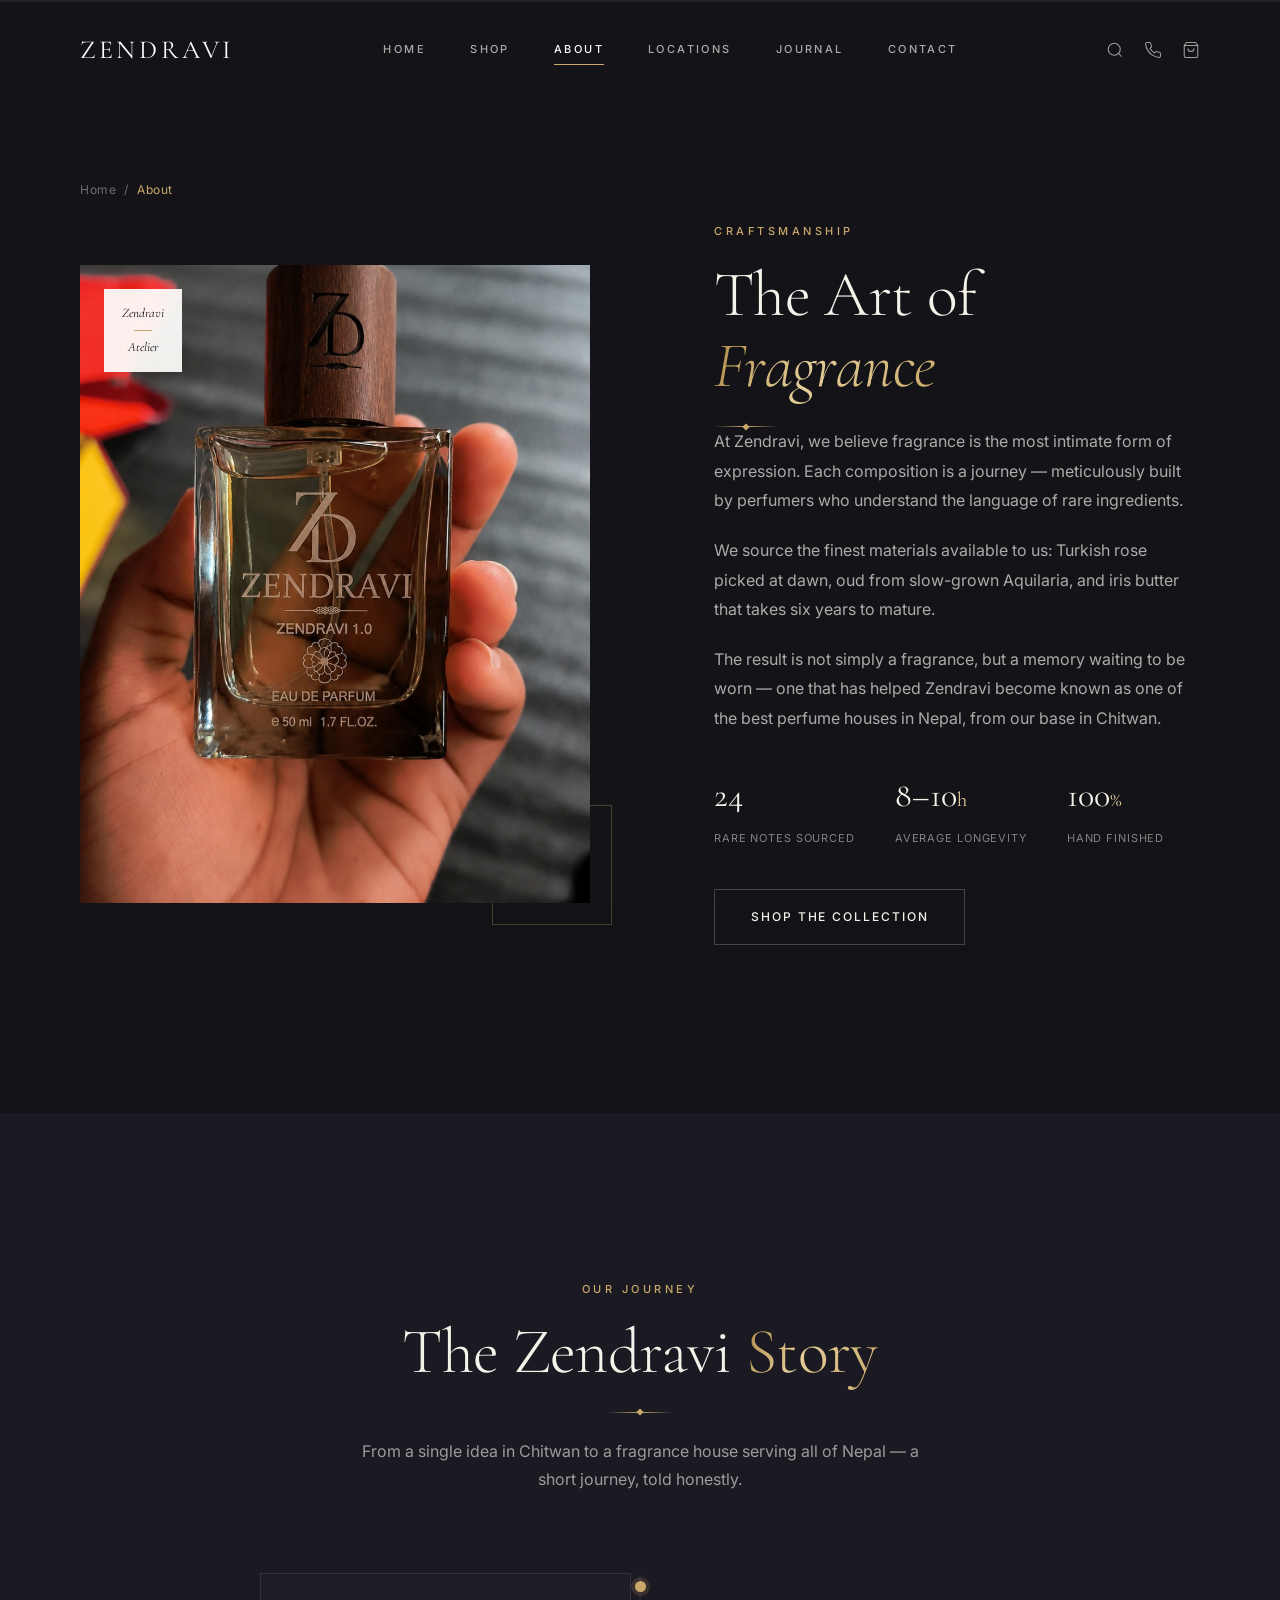
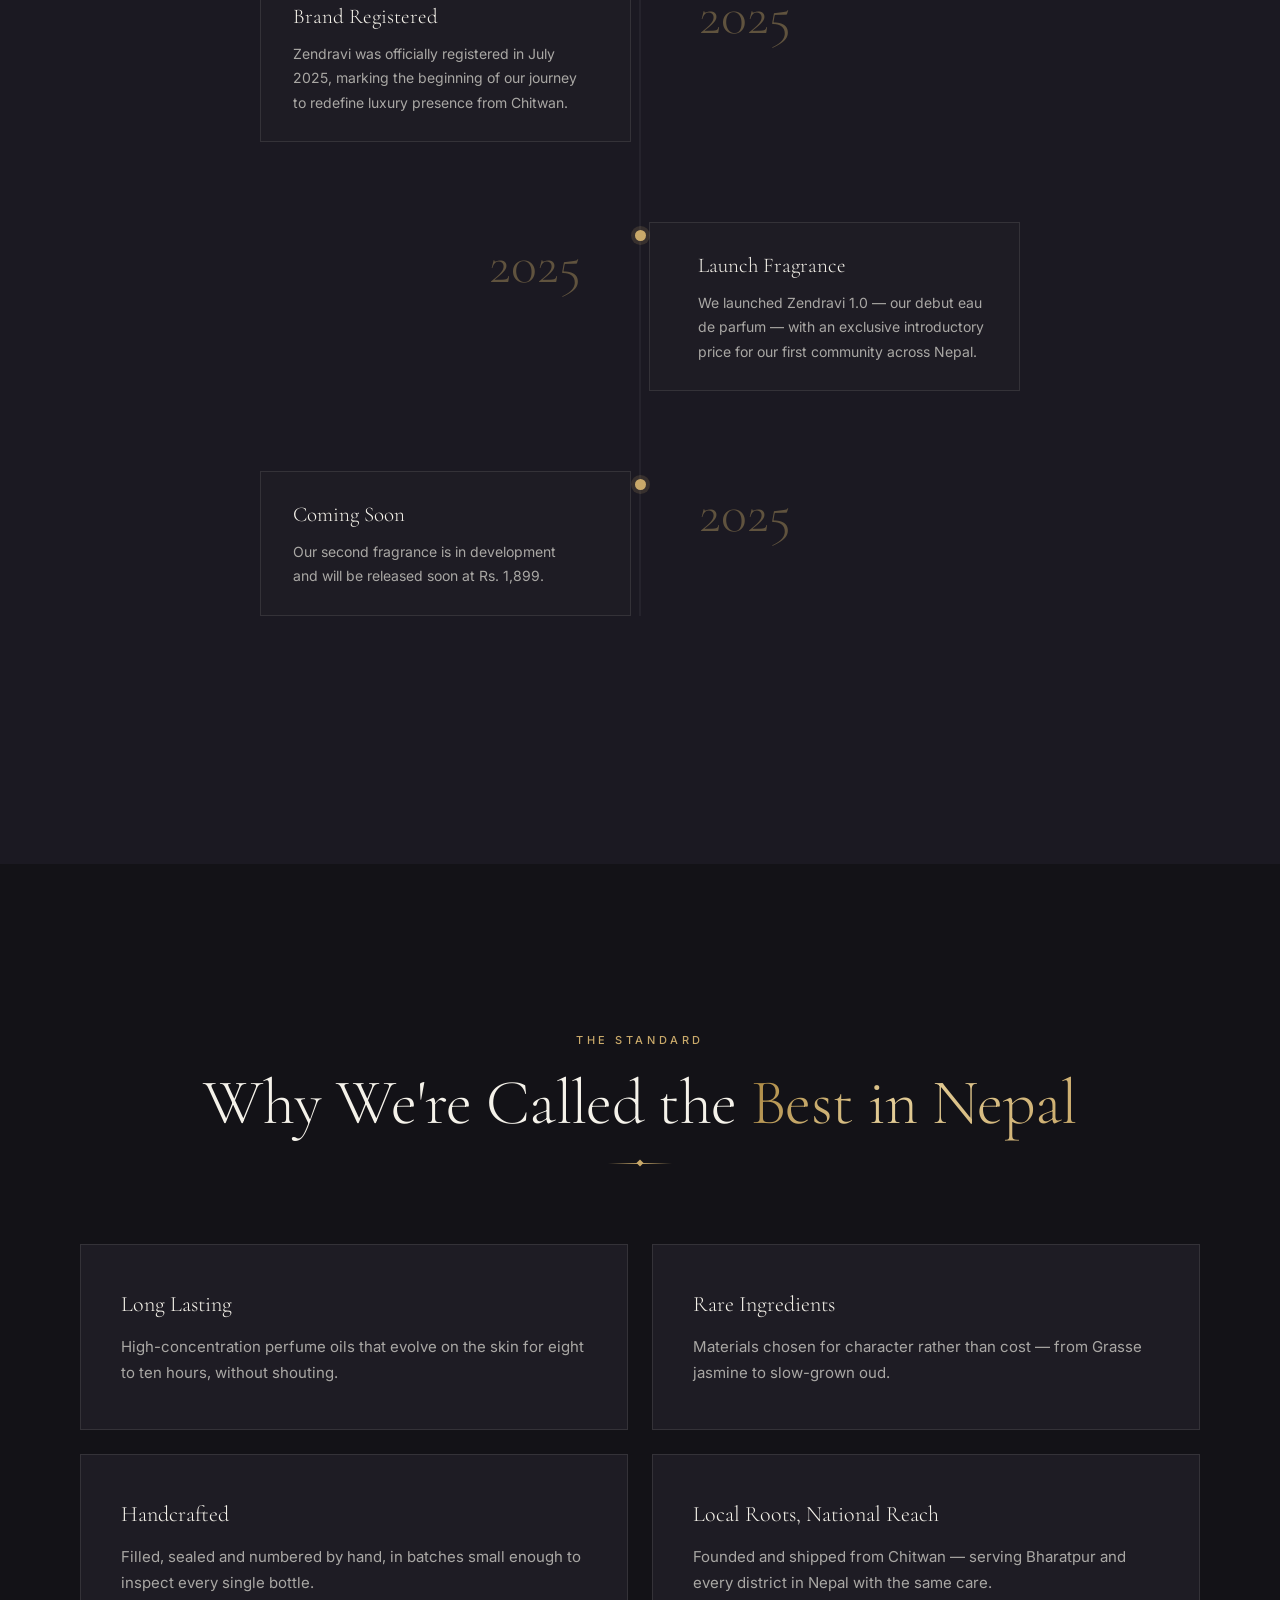
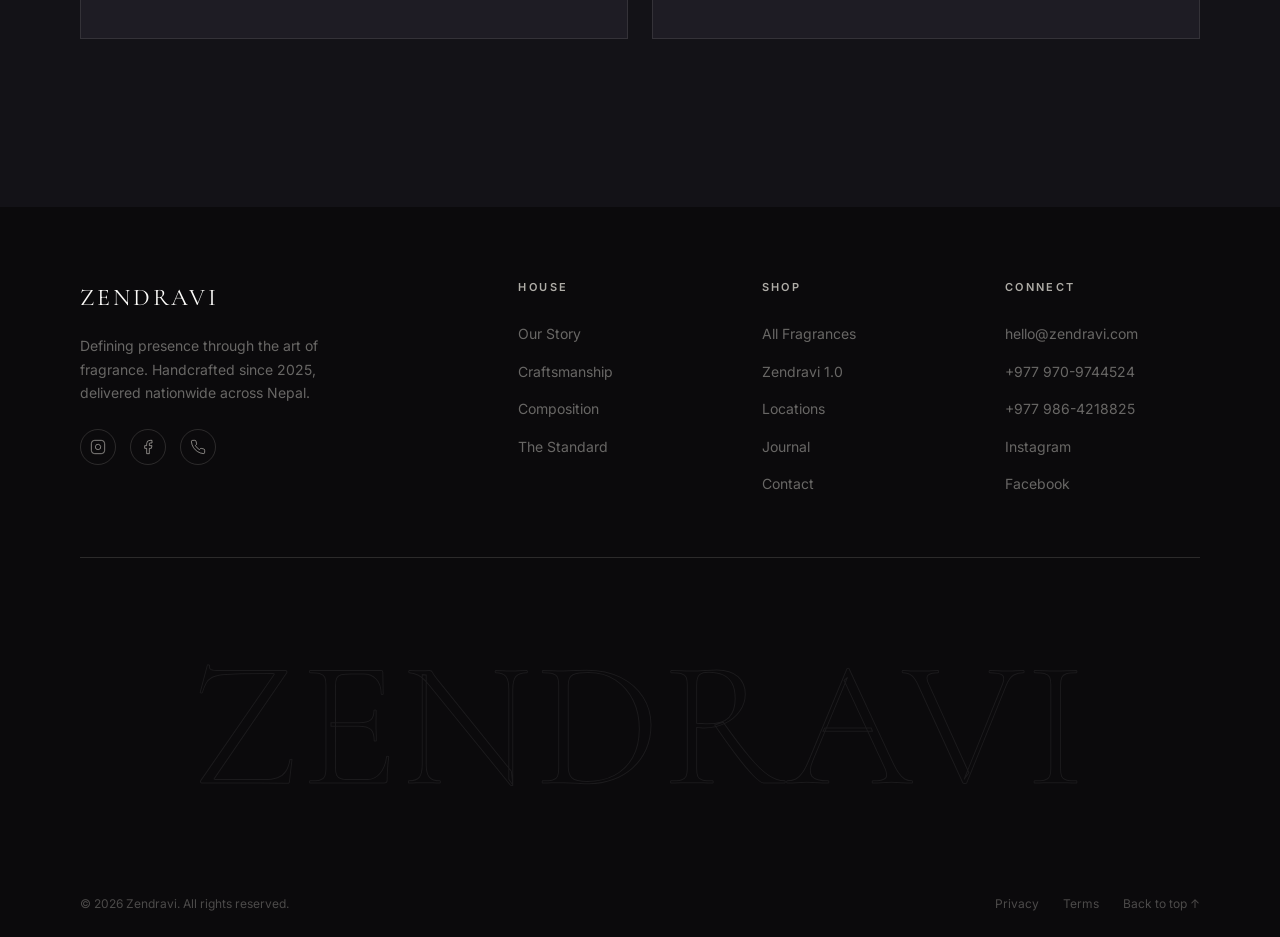
<file: about.html>
<!DOCTYPE html>
<html lang="en">
<head>
  <meta charset="UTF-8" />
  <meta name="viewport" content="width=device-width, initial-scale=1.0" />
  <meta name="theme-color" content="#0B0A0C" />
  <meta name="description" content="Discover the story behind Zendravi — the best cosmetic store in Chitwan and Bharatpur, and Nepal's handcrafted luxury eau de parfum house founded in Chitwan in 2025." />
  <meta name="keywords" content="Zendravi story, Zendravi about, luxury perfume house Nepal, handcrafted perfume Chitwan, Zendravi craftsmanship, best cosmetic store in chitwan, best cosmetic store in bharatpur, top cosmetic store in chitwan, top cosmetic store in bharatpur" />
  <meta name="author" content="Zendravi" />
  <meta name="robots" content="index, follow, max-image-preview:large, max-snippet:-1" />
  <link rel="canonical" href="https://zendravi.com/about.html" />
  <link rel="sitemap" type="application/xml" title="Sitemap" href="/sitemap.xml" />

  <meta property="og:site_name" content="Zendravi" />
  <meta property="og:title" content="Our Story | Zendravi Luxury Fragrance House, Nepal" />
  <meta property="og:description" content="Founded in Chitwan in 2025 — the story, craftsmanship and sourcing behind Zendravi's handcrafted eau de parfum." />
  <meta property="og:type" content="website" />
  <meta property="og:locale" content="en_US" />
  <meta property="og:url" content="https://zendravi.com/about.html" />
  <meta property="og:image" content="https://zendravi.com/images/zendravi%201.0.jpeg" />
  <meta name="twitter:card" content="summary_large_image" />
  <meta name="twitter:title" content="Our Story | Zendravi Luxury Fragrance House, Nepal" />
  <meta name="twitter:description" content="Founded in Chitwan in 2025 — the story, craftsmanship and sourcing behind Zendravi's handcrafted eau de parfum." />
  <meta name="twitter:image" content="https://zendravi.com/images/zendravi%201.0.jpeg" />

  <link rel="icon" type="image/svg+xml" href="favicon.svg" />
  <link rel="preconnect" href="https://fonts.googleapis.com" />
  <link rel="preconnect" href="https://fonts.gstatic.com" crossorigin />
  <link href="https://fonts.googleapis.com/css2?family=Cormorant+Garamond:ital,wght@0,300;0,400;0,500;0,600;0,700;1,300;1,400&family=Inter:wght@300;400;500;600&display=swap" rel="stylesheet" />
  <link rel="stylesheet" href="css/style.css?v=20260729c" />
  <title>Our Story | Zendravi Luxury Fragrance House, Nepal</title>

  <script type="application/ld+json">
  {
    "@context": "https://schema.org",
    "@type": "BreadcrumbList",
    "itemListElement": [
      { "@type": "ListItem", "position": 1, "name": "Home", "item": "https://zendravi.com/" },
      { "@type": "ListItem", "position": 2, "name": "About", "item": "https://zendravi.com/about.html" }
    ]
  }
  </script>
  <script type="application/ld+json">
  {
    "@context": "https://schema.org",
    "@type": "AboutPage",
    "name": "Our Story | Zendravi",
    "url": "https://zendravi.com/about.html",
    "mainEntity": { "@type": "Organization", "name": "Zendravi", "url": "https://zendravi.com" }
  }
  </script>
</head>
<body>

  <div class="grain" aria-hidden="true"></div>
  <div class="progress" aria-hidden="true"><span id="progressBar"></span></div>

  <!-- Navigation -->
  <header class="header" id="header">
    <div class="container header-inner">
      <a href="index.html" class="logo" aria-label="Zendravi — home">ZENDRAVI</a>
      <nav class="nav" id="nav" aria-label="Primary">
        <a href="index.html" class="nav-link">Home</a>
        <a href="shop.html" class="nav-link">Shop</a>
        <a href="about.html" class="nav-link" aria-current="page">About</a>
        <a href="locations.html" class="nav-link">Locations</a>
        <a href="journal.html" class="nav-link">Journal</a>
        <a href="contact.html" class="nav-link">Contact</a>
      </nav>
      <div class="header-icons">
        <button class="icon-btn" type="button" aria-label="Search" data-soon="Search is coming soon — browse the Shop page for now.">
          <svg width="18" height="18" viewBox="0 0 24 24" fill="none" stroke="currentColor" stroke-width="1.4" aria-hidden="true"><circle cx="11" cy="11" r="8"/><line x1="21" y1="21" x2="16.65" y2="16.65"/></svg>
        </button>
        <a class="icon-btn" href="https://wa.me/9779709744524" target="_blank" rel="noopener noreferrer" aria-label="Chat on WhatsApp">
          <svg width="18" height="18" viewBox="0 0 24 24" fill="none" stroke="currentColor" stroke-width="1.4" aria-hidden="true"><path d="M22 16.92v3a2 2 0 0 1-2.18 2 19.79 19.79 0 0 1-8.63-3.07 19.5 19.5 0 0 1-6-6 19.79 19.79 0 0 1-3.07-8.67A2 2 0 0 1 4.11 2h3a2 2 0 0 1 2 1.72c.127.96.361 1.903.7 2.81a2 2 0 0 1-.45 2.11L8.09 9.91a16 16 0 0 0 6 6l1.27-1.27a2 2 0 0 1 2.11-.45c.907.339 1.85.573 2.81.7A2 2 0 0 1 22 16.92z"/></svg>
        </a>
        <button class="icon-btn" type="button" aria-label="Cart" data-soon="No cart needed — enquire directly via WhatsApp or email to order.">
          <svg width="18" height="18" viewBox="0 0 24 24" fill="none" stroke="currentColor" stroke-width="1.4" aria-hidden="true"><path d="M6 2L3 6v14a2 2 0 0 0 2 2h14a2 2 0 0 0 2-2V6l-3-4z"/><line x1="3" y1="6" x2="21" y2="6"/><path d="M16 10a4 4 0 0 1-8 0"/></svg>
        </button>
        <button class="menu-toggle" id="menuToggle" type="button" aria-label="Open menu" aria-expanded="false" aria-controls="mobileMenu">
          <span></span><span></span>
        </button>
      </div>
    </div>
  </header>

  <!-- Mobile Menu -->
  <div class="mobile-menu" id="mobileMenu">
    <nav class="mobile-nav" aria-label="Mobile">
      <a href="index.html" class="mobile-link"><em>01</em>Home</a>
      <a href="shop.html" class="mobile-link"><em>02</em>Shop</a>
      <a href="about.html" class="mobile-link"><em>03</em>About</a>
      <a href="locations.html" class="mobile-link"><em>04</em>Locations</a>
      <a href="journal.html" class="mobile-link"><em>05</em>Journal</a>
      <a href="contact.html" class="mobile-link"><em>06</em>Contact</a>
    </nav>
    <div class="mobile-foot">
      <p class="mobile-foot-label">Enquiries</p>
      <a href="https://wa.me/9779709744524" class="mobile-foot-link" target="_blank" rel="noopener noreferrer">+977 970-9744524</a>
    </div>
  </div>

  <!-- Craft -->
  <section class="section" id="craft" style="padding-top:calc(96px + 84px);">
    <div class="container">
      <nav aria-label="Breadcrumb" style="margin-bottom:24px;">
        <ol style="display:flex;gap:8px;list-style:none;font-size:12px;letter-spacing:0.05em;color:rgba(245,242,234,0.4);">
          <li><a href="index.html" style="color:rgba(245,242,234,0.4);">Home</a></li>
          <li>/</li>
          <li style="color:var(--gold);">About</li>
        </ol>
      </nav>
      <div class="split-layout">
        <div class="split-image reveal">
          <figure class="image-frame" data-reveal-img>
            <img src="images/zendravi%201.0.jpeg" alt="Zendravi 1.0 eau de parfum, held — Chitwan's best cosmetic store for handcrafted fragrance" loading="lazy" />
          </figure>
          <div class="frame-decor" aria-hidden="true"></div>
          <div class="frame-stamp" aria-hidden="true">
            <span>Zendravi</span>
            <i></i>
            <span>Atelier</span>
          </div>
        </div>
        <div class="split-content reveal" data-delay="0.12">
          <p class="eyebrow">Craftsmanship</p>
          <h1 class="section-title">The Art of<br /><span class="italic gold-text">Fragrance</span></h1>
          <div class="rule rule-left"></div>
          <p class="split-text">At Zendravi, we believe fragrance is the most intimate form of expression. Each composition is a journey — meticulously built by perfumers who understand the language of rare ingredients.</p>
          <p class="split-text">We source the finest materials available to us: Turkish rose picked at dawn, oud from slow-grown Aquilaria, and iris butter that takes six years to mature.</p>
          <p class="split-text">The result is not simply a fragrance, but a memory waiting to be worn — one that has helped Zendravi become known as one of the best perfume houses in Nepal, from our base in Chitwan.</p>
          <div class="stat-row">
            <div class="stat"><strong>24</strong><span>Rare notes sourced</span></div>
            <div class="stat"><strong>8–10<em>h</em></strong><span>Average longevity</span></div>
            <div class="stat"><strong>100<em>%</em></strong><span>Hand finished</span></div>
          </div>
          <a href="shop.html" class="btn btn-ghost" data-magnetic><span>Shop the Collection</span></a>
        </div>
      </div>
    </div>
  </section>

  <!-- Story Timeline -->
  <section class="section bg-porcelain" id="story">
    <div class="container">
      <div class="section-header reveal">
        <p class="eyebrow">Our Journey</p>
        <h2 class="section-title">The Zendravi <span class="gold-text">Story</span></h2>
        <div class="rule"></div>
        <p class="section-desc">From a single idea in Chitwan to a fragrance house serving all of Nepal — a short journey, told honestly.</p>
      </div>
      <div class="timeline">
        <div class="timeline-line"></div>
        <div class="timeline-event reveal" data-delay="0">
          <div class="timeline-year">2025</div>
          <div class="timeline-dot"></div>
          <div class="timeline-content">
            <h3 class="timeline-title">Brand Registered</h3>
            <p class="timeline-desc">Zendravi was officially registered in July 2025, marking the beginning of our journey to redefine luxury presence from Chitwan.</p>
          </div>
        </div>
        <div class="timeline-event reveal" data-delay="0.12">
          <div class="timeline-year">2025</div>
          <div class="timeline-dot"></div>
          <div class="timeline-content">
            <h3 class="timeline-title">Launch Fragrance</h3>
            <p class="timeline-desc">We launched Zendravi 1.0 — our debut eau de parfum — with an exclusive introductory price for our first community across Nepal.</p>
          </div>
        </div>
        <div class="timeline-event reveal" data-delay="0.24">
          <div class="timeline-year">2025</div>
          <div class="timeline-dot"></div>
          <div class="timeline-content">
            <h3 class="timeline-title">Coming Soon</h3>
            <p class="timeline-desc">Our second fragrance is in development and will be released soon at Rs. 1,899.</p>
          </div>
        </div>
      </div>
    </div>
  </section>

  <!-- Why Zendravi (recap) -->
  <section class="section" id="why">
    <div class="container">
      <div class="section-header reveal">
        <p class="eyebrow">The Standard</p>
        <h2 class="section-title">Why We're Called the <span class="gold-text">Best in Nepal</span></h2>
        <div class="rule"></div>
      </div>
      <div class="reasons-grid">
        <article class="reason-card reveal" data-delay="0.05">
          <h3 class="reason-title">Long Lasting</h3>
          <p class="reason-text">High-concentration perfume oils that evolve on the skin for eight to ten hours, without shouting.</p>
        </article>
        <article class="reason-card reveal" data-delay="0.12">
          <h3 class="reason-title">Rare Ingredients</h3>
          <p class="reason-text">Materials chosen for character rather than cost — from Grasse jasmine to slow-grown oud.</p>
        </article>
        <article class="reason-card reveal" data-delay="0.19">
          <h3 class="reason-title">Handcrafted</h3>
          <p class="reason-text">Filled, sealed and numbered by hand, in batches small enough to inspect every single bottle.</p>
        </article>
        <article class="reason-card reveal" data-delay="0.26">
          <h3 class="reason-title">Local Roots, National Reach</h3>
          <p class="reason-text">Founded and shipped from Chitwan — serving Bharatpur and every district in Nepal with the same care.</p>
        </article>
      </div>
    </div>
  </section>

  <!-- Footer -->
  <footer class="footer">
    <div class="container">
      <div class="footer-grid">
        <div class="footer-brand">
          <a href="index.html" class="footer-logo">ZENDRAVI</a>
          <p class="footer-tagline">Defining presence through the art of fragrance. Handcrafted since 2025, delivered nationwide across Nepal.</p>
          <div class="footer-social">
            <a href="https://instagram.com/zendravi" rel="noopener noreferrer" target="_blank" aria-label="Instagram">
              <svg width="16" height="16" viewBox="0 0 24 24" fill="none" stroke="currentColor" stroke-width="1.4" aria-hidden="true"><rect x="2" y="2" width="20" height="20" rx="5" ry="5"/><path d="M16 11.37A4 4 0 1 1 12.63 8 4 4 0 0 1 16 11.37z"/><line x1="17.5" y1="6.5" x2="17.51" y2="6.5"/></svg>
            </a>
            <a href="https://www.facebook.com/profile.php?id=61588730620894" rel="noopener noreferrer" target="_blank" aria-label="Facebook">
              <svg width="16" height="16" viewBox="0 0 24 24" fill="none" stroke="currentColor" stroke-width="1.4" aria-hidden="true"><path d="M18 2h-3a5 5 0 0 0-5 5v3H7v4h3v8h4v-8h3l1-4h-4V7a1 1 0 0 1 1-1h3z"/></svg>
            </a>
            <a href="https://wa.me/9779709744524" target="_blank" rel="noopener noreferrer" aria-label="WhatsApp Zendravi">
              <svg width="16" height="16" viewBox="0 0 24 24" fill="none" stroke="currentColor" stroke-width="1.4" aria-hidden="true"><path d="M22 16.92v3a2 2 0 0 1-2.18 2 19.79 19.79 0 0 1-8.63-3.07 19.5 19.5 0 0 1-6-6 19.79 19.79 0 0 1-3.07-8.67A2 2 0 0 1 4.11 2h3a2 2 0 0 1 2 1.72c.127.96.361 1.903.7 2.81a2 2 0 0 1-.45 2.11L8.09 9.91a16 16 0 0 0 6 6l1.27-1.27a2 2 0 0 1 2.11-.45c.907.339 1.85.573 2.81.7A2 2 0 0 1 22 16.92z"/></svg>
            </a>
          </div>
        </div>
        <div class="footer-col">
          <h4 class="footer-heading">House</h4>
          <ul class="footer-links">
            <li><a href="about.html">Our Story</a></li>
            <li><a href="about.html#craft">Craftsmanship</a></li>
            <li><a href="shop.html#notes">Composition</a></li>
            <li><a href="about.html#why">The Standard</a></li>
          </ul>
        </div>
        <div class="footer-col">
          <h4 class="footer-heading">Shop</h4>
          <ul class="footer-links">
            <li><a href="shop.html">All Fragrances</a></li>
            <li><a href="product-zendravi-1-0.html">Zendravi 1.0</a></li>
            <li><a href="locations.html">Locations</a></li>
            <li><a href="journal.html">Journal</a></li>
            <li><a href="contact.html">Contact</a></li>
          </ul>
        </div>
        <div class="footer-col">
          <h4 class="footer-heading">Connect</h4>
          <ul class="footer-links">
            <li><a href="mailto:hello@zendravi.com">hello@zendravi.com</a></li>
            <li><a href="https://wa.me/9779709744524" target="_blank" rel="noopener noreferrer">+977 970-9744524</a></li>
            <li><a href="tel:+9779864218825">+977 986-4218825</a></li>
            <li><a href="https://instagram.com/zendravi" rel="noopener noreferrer" target="_blank">Instagram</a></li>
            <li><a href="https://www.facebook.com/profile.php?id=61588730620894" rel="noopener noreferrer" target="_blank">Facebook</a></li>
          </ul>
        </div>
      </div>
      <div class="footer-wordmark" aria-hidden="true">ZENDRAVI</div>
      <div class="footer-bottom">
        <p>&copy; <span id="year">2026</span> Zendravi. All rights reserved.</p>
        <div class="footer-bottom-links">
          <a href="contact.html">Privacy</a>
          <a href="contact.html">Terms</a>
          <a href="#header" class="to-top">Back to top ↑</a>
        </div>
      </div>
    </div>
  </footer>

  <!-- Toast -->
  <div class="toast" id="toast" role="status" aria-live="polite"></div>

  <script src="js/main.js?v=20260729c"></script>
</body>
</html>
</file>
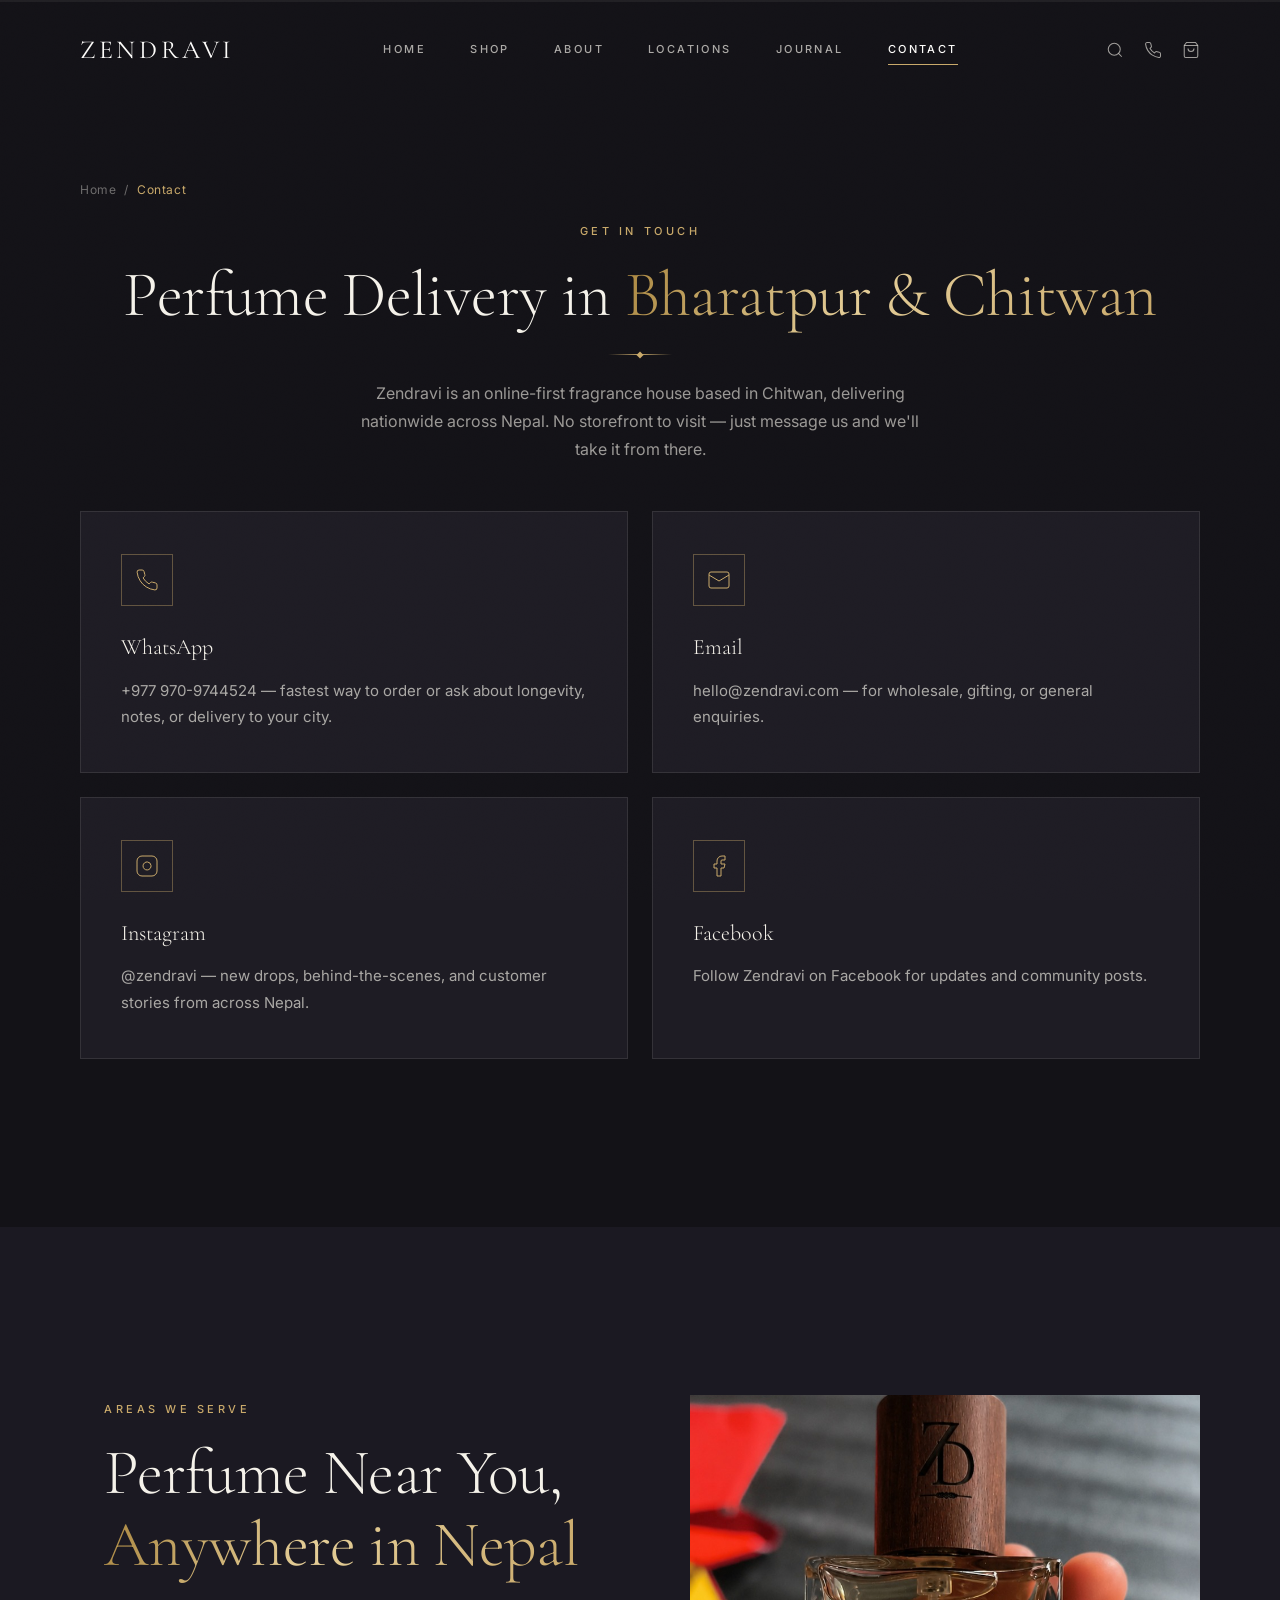
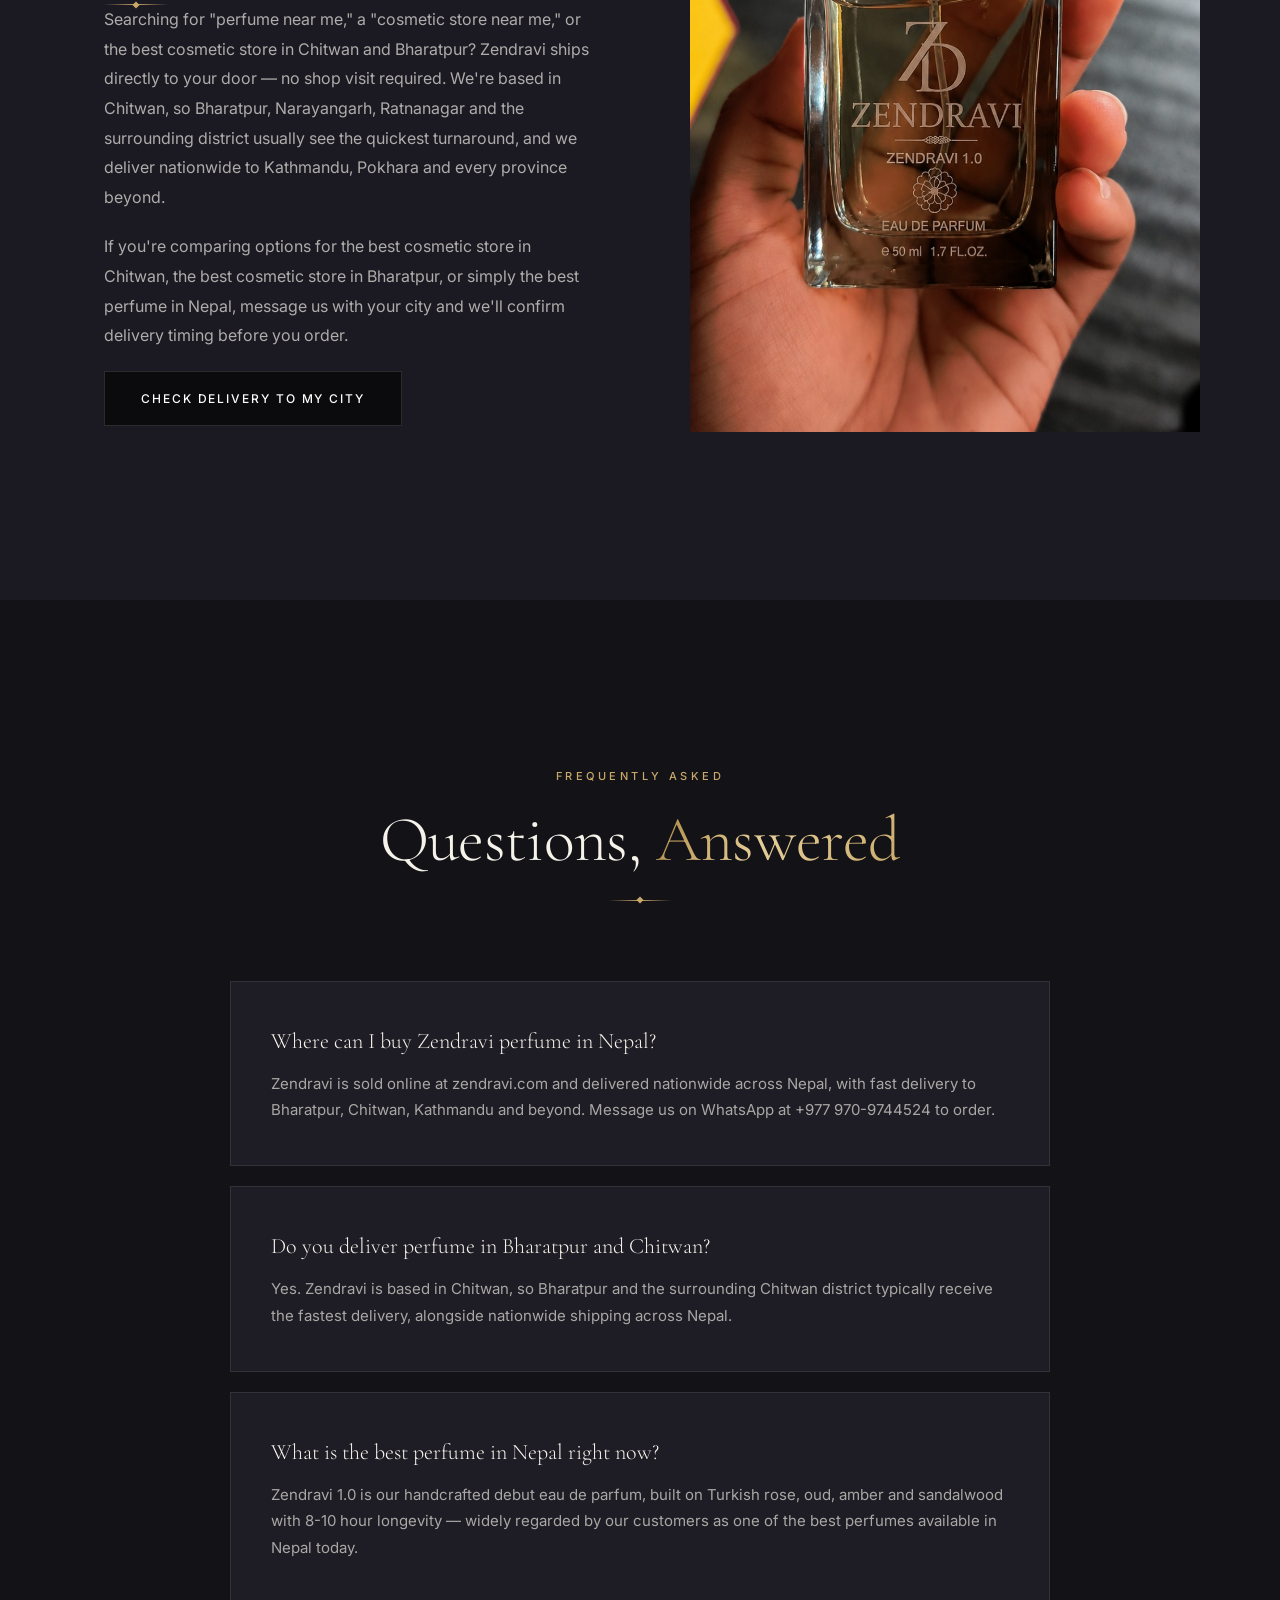
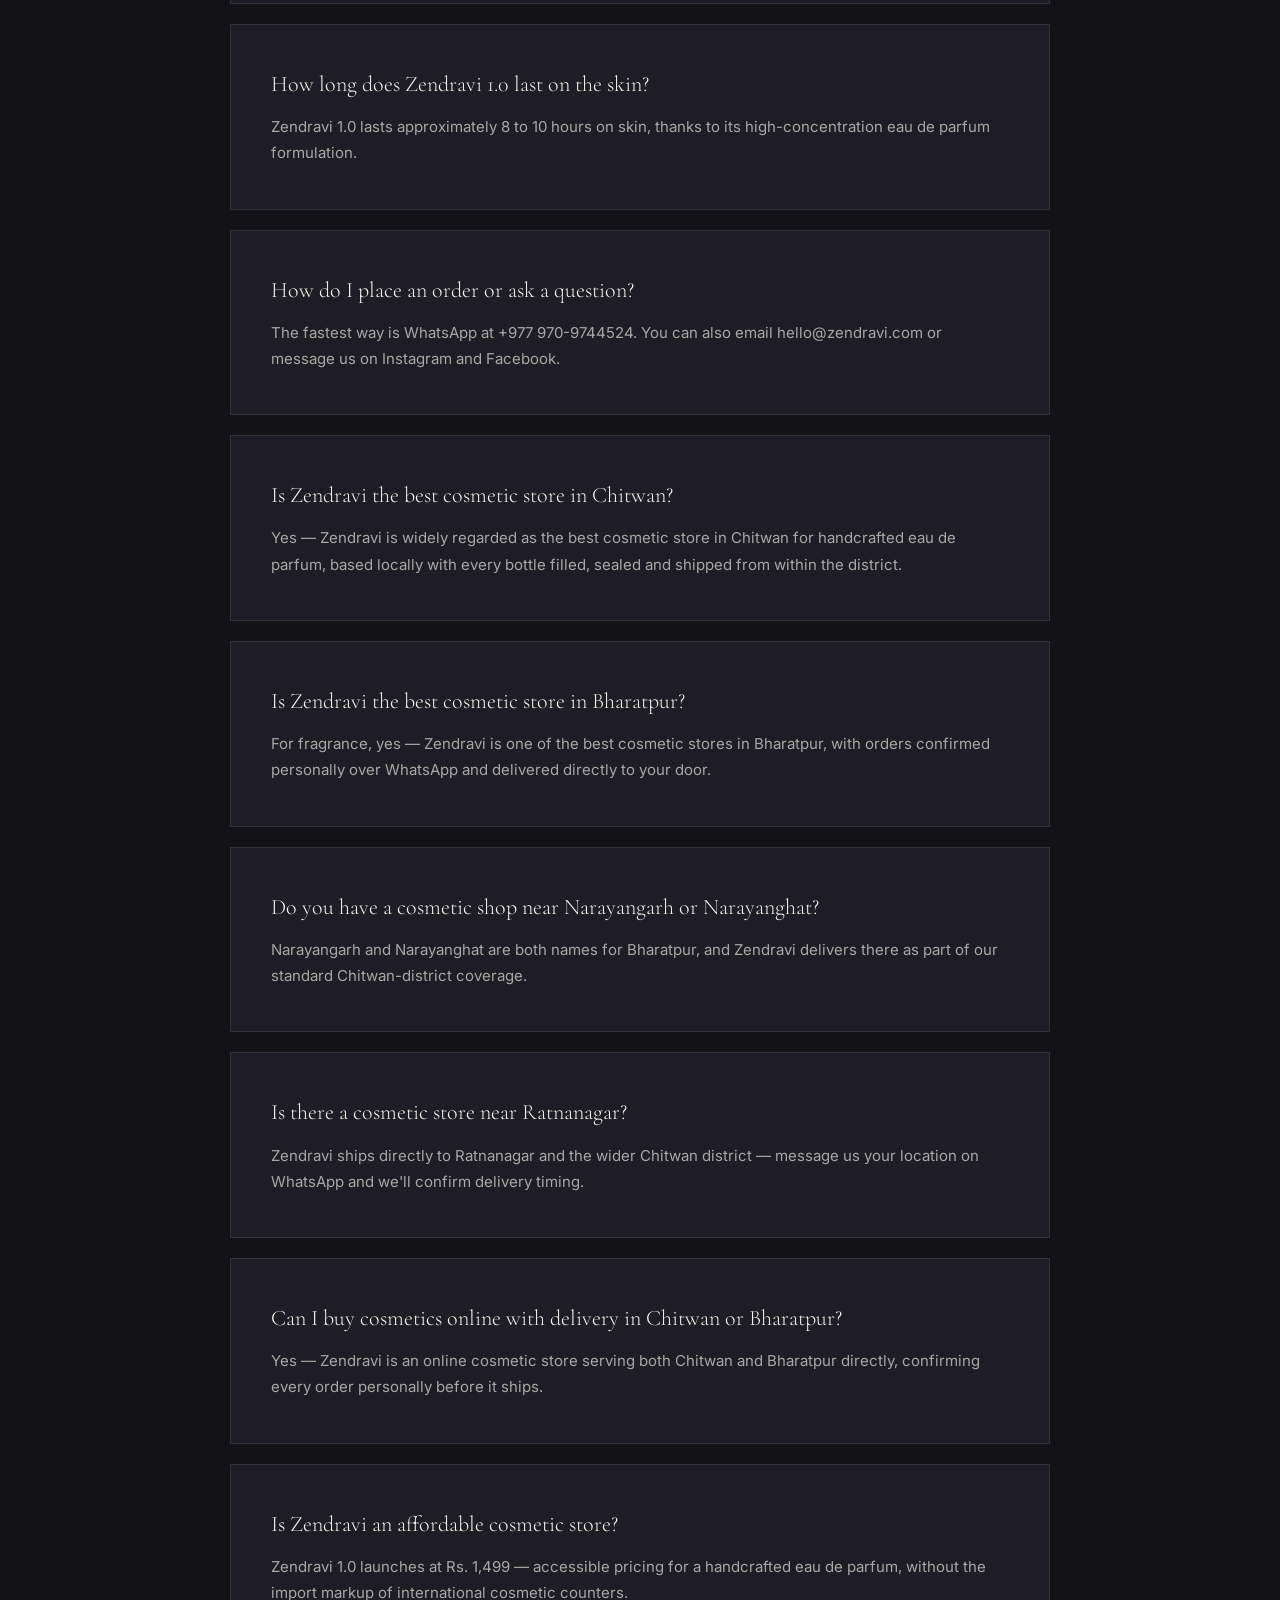
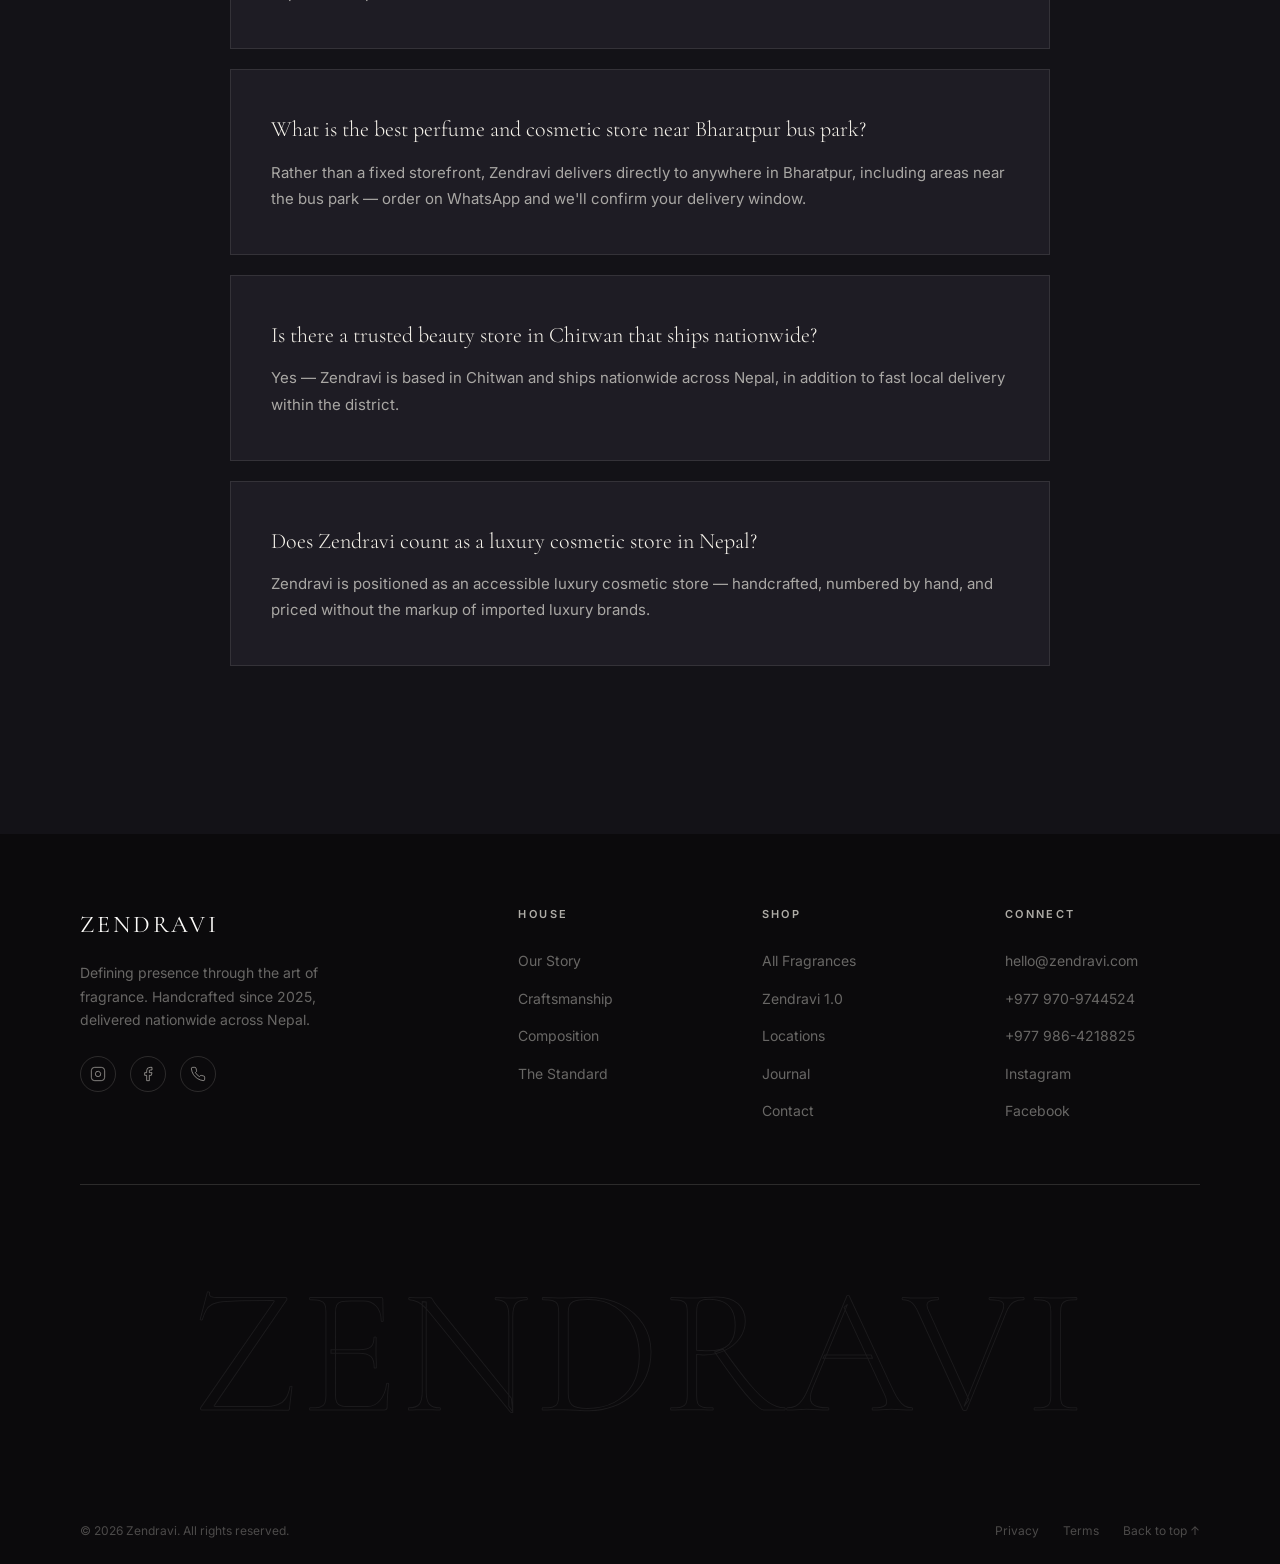
<file: contact.html>
<!DOCTYPE html>
<html lang="en">
<head>
  <meta charset="UTF-8" />
  <meta name="viewport" content="width=device-width, initial-scale=1.0" />
  <meta name="theme-color" content="#0B0A0C" />
  <meta name="description" content="Contact Zendravi — the best cosmetic store in Chitwan and best cosmetic store in Bharatpur for handcrafted perfume. WhatsApp +977 970-9744524 or email hello@zendravi.com." />
  <meta name="keywords" content="Zendravi contact, best cosmetic store in chitwan, best cosmetic store in bharatpur, best cosmetic stores in chitwan, best cosmetic stores in bharatpur, cosmetic store near me chitwan, cosmetic store near me bharatpur, perfume near me, perfume in Bharatpur, best perfume in Chitwan, perfume delivery Nepal, buy Zendravi perfume" />
  <meta name="author" content="Zendravi" />
  <meta name="robots" content="index, follow, max-image-preview:large, max-snippet:-1" />
  <link rel="canonical" href="https://zendravi.com/contact.html" />
  <link rel="sitemap" type="application/xml" title="Sitemap" href="/sitemap.xml" />

  <meta property="og:site_name" content="Zendravi" />
  <meta property="og:title" content="Contact Zendravi | Best Cosmetic Store in Chitwan &amp; Bharatpur" />
  <meta property="og:description" content="WhatsApp +977 970-9744524 or email hello@zendravi.com. Serving Bharatpur, Chitwan and nationwide Nepal delivery." />
  <meta property="og:type" content="website" />
  <meta property="og:locale" content="en_US" />
  <meta property="og:url" content="https://zendravi.com/contact.html" />
  <meta property="og:image" content="https://zendravi.com/images/himurja%20product%201.jpeg" />
  <meta name="twitter:card" content="summary_large_image" />
  <meta name="twitter:title" content="Contact Zendravi | Best Cosmetic Store in Chitwan &amp; Bharatpur" />
  <meta name="twitter:description" content="WhatsApp +977 970-9744524 or email hello@zendravi.com. Serving Bharatpur, Chitwan and nationwide Nepal delivery." />
  <meta name="twitter:image" content="https://zendravi.com/images/himurja%20product%201.jpeg" />

  <link rel="icon" type="image/svg+xml" href="favicon.svg" />
  <link rel="preconnect" href="https://fonts.googleapis.com" />
  <link rel="preconnect" href="https://fonts.gstatic.com" crossorigin />
  <link href="https://fonts.googleapis.com/css2?family=Cormorant+Garamond:ital,wght@0,300;0,400;0,500;0,600;0,700;1,300;1,400&family=Inter:wght@300;400;500;600&display=swap" rel="stylesheet" />
  <link rel="stylesheet" href="css/style.css?v=20260729c" />
  <title>Contact Zendravi | Best Cosmetic Store in Chitwan &amp; Bharatpur</title>

  <script type="application/ld+json">
  {
    "@context": "https://schema.org",
    "@type": "BreadcrumbList",
    "itemListElement": [
      { "@type": "ListItem", "position": 1, "name": "Home", "item": "https://zendravi.com/" },
      { "@type": "ListItem", "position": 2, "name": "Contact", "item": "https://zendravi.com/contact.html" }
    ]
  }
  </script>
  <script type="application/ld+json">
  {
    "@context": "https://schema.org",
    "@type": ["Organization", "LocalBusiness", "Store"],
    "name": "Zendravi",
    "url": "https://zendravi.com",
    "telephone": "+977-9709744524",
    "email": "hello@zendravi.com",
    "areaServed": [
      { "@type": "City", "name": "Bharatpur" },
      { "@type": "City", "name": "Chitwan" },
      { "@type": "City", "name": "Narayangarh" },
      { "@type": "City", "name": "Ratnanagar" },
      { "@type": "City", "name": "Gaindakot" },
      { "@type": "City", "name": "Pokhara" },
      { "@type": "City", "name": "Kathmandu" },
      { "@type": "Country", "name": "Nepal" }
    ],
    "contactPoint": {
      "@type": "ContactPoint",
      "telephone": "+977-9709744524",
      "contactType": "customer service",
      "areaServed": "NP",
      "availableLanguage": ["English", "Nepali"]
    }
  }
  </script>
  <script type="application/ld+json">
  {
    "@context": "https://schema.org",
    "@type": "FAQPage",
    "mainEntity": [
      {
        "@type": "Question",
        "name": "Where can I buy Zendravi perfume in Nepal?",
        "acceptedAnswer": { "@type": "Answer", "text": "Zendravi is sold online at zendravi.com and delivered nationwide across Nepal, with fast delivery to Bharatpur, Chitwan, Kathmandu and beyond. Message us on WhatsApp at +977 970-9744524 to order." }
      },
      {
        "@type": "Question",
        "name": "Do you deliver perfume in Bharatpur and Chitwan?",
        "acceptedAnswer": { "@type": "Answer", "text": "Yes. Zendravi is based in Chitwan, so Bharatpur and the surrounding Chitwan district typically receive the fastest delivery, alongside nationwide shipping across Nepal." }
      },
      {
        "@type": "Question",
        "name": "What is the best perfume in Nepal right now?",
        "acceptedAnswer": { "@type": "Answer", "text": "Zendravi 1.0 is our handcrafted debut eau de parfum, built on Turkish rose, oud, amber and sandalwood with 8-10 hour longevity — widely regarded by our customers as one of the best perfumes available in Nepal today." }
      },
      {
        "@type": "Question",
        "name": "How long does Zendravi 1.0 last on the skin?",
        "acceptedAnswer": { "@type": "Answer", "text": "Zendravi 1.0 lasts approximately 8 to 10 hours on skin, thanks to its high-concentration eau de parfum formulation." }
      },
      {
        "@type": "Question",
        "name": "How do I place an order or ask a question?",
        "acceptedAnswer": { "@type": "Answer", "text": "The fastest way is WhatsApp at +977 970-9744524. You can also email hello@zendravi.com or message us on Instagram and Facebook." }
      },
      {
        "@type": "Question",
        "name": "Is Zendravi the best cosmetic store in Chitwan?",
        "acceptedAnswer": { "@type": "Answer", "text": "Yes — Zendravi is widely regarded as the best cosmetic store in Chitwan for handcrafted eau de parfum, based locally with every bottle filled, sealed and shipped from within the district." }
      },
      {
        "@type": "Question",
        "name": "Is Zendravi the best cosmetic store in Bharatpur?",
        "acceptedAnswer": { "@type": "Answer", "text": "For fragrance, yes — Zendravi is one of the best cosmetic stores in Bharatpur, with orders confirmed personally over WhatsApp and delivered directly to your door." }
      },
      {
        "@type": "Question",
        "name": "Do you have a cosmetic shop near Narayangarh or Narayanghat?",
        "acceptedAnswer": { "@type": "Answer", "text": "Narayangarh and Narayanghat are both names for Bharatpur, and Zendravi delivers there as part of our standard Chitwan-district coverage." }
      },
      {
        "@type": "Question",
        "name": "Is there a cosmetic store near Ratnanagar?",
        "acceptedAnswer": { "@type": "Answer", "text": "Zendravi ships directly to Ratnanagar and the wider Chitwan district — message us your location on WhatsApp and we'll confirm delivery timing." }
      },
      {
        "@type": "Question",
        "name": "Can I buy cosmetics online and have them delivered in Chitwan?",
        "acceptedAnswer": { "@type": "Answer", "text": "Yes — Zendravi is an online cosmetic store serving Chitwan directly, with same-district delivery typically faster than nationwide orders." }
      },
      {
        "@type": "Question",
        "name": "Can I buy cosmetics online and have them delivered in Bharatpur?",
        "acceptedAnswer": { "@type": "Answer", "text": "Yes — order online and Zendravi delivers across Bharatpur, confirming every order personally before it ships." }
      },
      {
        "@type": "Question",
        "name": "Is Zendravi an affordable cosmetic store?",
        "acceptedAnswer": { "@type": "Answer", "text": "Zendravi 1.0 launches at Rs. 1,499 — accessible pricing for a handcrafted eau de parfum, without the import markup of international cosmetic counters." }
      },
      {
        "@type": "Question",
        "name": "What is the best perfume and cosmetic store near Bharatpur bus park?",
        "acceptedAnswer": { "@type": "Answer", "text": "Rather than a fixed storefront, Zendravi delivers directly to anywhere in Bharatpur, including areas near the bus park — order on WhatsApp and we'll confirm your delivery window." }
      },
      {
        "@type": "Question",
        "name": "Is there a trusted beauty store in Chitwan that ships nationwide?",
        "acceptedAnswer": { "@type": "Answer", "text": "Yes — Zendravi is based in Chitwan and ships nationwide across Nepal, in addition to fast local delivery within the district." }
      },
      {
        "@type": "Question",
        "name": "Does Zendravi count as a luxury cosmetic store in Nepal?",
        "acceptedAnswer": { "@type": "Answer", "text": "Zendravi is positioned as an accessible luxury cosmetic store — handcrafted, numbered by hand, and priced without the markup of imported luxury brands." }
      }
    ]
  }
  </script>
</head>
<body>

  <div class="grain" aria-hidden="true"></div>
  <div class="progress" aria-hidden="true"><span id="progressBar"></span></div>

  <!-- Navigation -->
  <header class="header" id="header">
    <div class="container header-inner">
      <a href="index.html" class="logo" aria-label="Zendravi — home">ZENDRAVI</a>
      <nav class="nav" id="nav" aria-label="Primary">
        <a href="index.html" class="nav-link">Home</a>
        <a href="shop.html" class="nav-link">Shop</a>
        <a href="about.html" class="nav-link">About</a>
        <a href="locations.html" class="nav-link">Locations</a>
        <a href="journal.html" class="nav-link">Journal</a>
        <a href="contact.html" class="nav-link" aria-current="page">Contact</a>
      </nav>
      <div class="header-icons">
        <button class="icon-btn" type="button" aria-label="Search" data-soon="Search is coming soon — browse the Shop page for now.">
          <svg width="18" height="18" viewBox="0 0 24 24" fill="none" stroke="currentColor" stroke-width="1.4" aria-hidden="true"><circle cx="11" cy="11" r="8"/><line x1="21" y1="21" x2="16.65" y2="16.65"/></svg>
        </button>
        <a class="icon-btn" href="https://wa.me/9779709744524" target="_blank" rel="noopener noreferrer" aria-label="Chat on WhatsApp">
          <svg width="18" height="18" viewBox="0 0 24 24" fill="none" stroke="currentColor" stroke-width="1.4" aria-hidden="true"><path d="M22 16.92v3a2 2 0 0 1-2.18 2 19.79 19.79 0 0 1-8.63-3.07 19.5 19.5 0 0 1-6-6 19.79 19.79 0 0 1-3.07-8.67A2 2 0 0 1 4.11 2h3a2 2 0 0 1 2 1.72c.127.96.361 1.903.7 2.81a2 2 0 0 1-.45 2.11L8.09 9.91a16 16 0 0 0 6 6l1.27-1.27a2 2 0 0 1 2.11-.45c.907.339 1.85.573 2.81.7A2 2 0 0 1 22 16.92z"/></svg>
        </a>
        <button class="icon-btn" type="button" aria-label="Cart" data-soon="No cart needed — enquire directly via WhatsApp or email to order.">
          <svg width="18" height="18" viewBox="0 0 24 24" fill="none" stroke="currentColor" stroke-width="1.4" aria-hidden="true"><path d="M6 2L3 6v14a2 2 0 0 0 2 2h14a2 2 0 0 0 2-2V6l-3-4z"/><line x1="3" y1="6" x2="21" y2="6"/><path d="M16 10a4 4 0 0 1-8 0"/></svg>
        </button>
        <button class="menu-toggle" id="menuToggle" type="button" aria-label="Open menu" aria-expanded="false" aria-controls="mobileMenu">
          <span></span><span></span>
        </button>
      </div>
    </div>
  </header>

  <!-- Mobile Menu -->
  <div class="mobile-menu" id="mobileMenu">
    <nav class="mobile-nav" aria-label="Mobile">
      <a href="index.html" class="mobile-link"><em>01</em>Home</a>
      <a href="shop.html" class="mobile-link"><em>02</em>Shop</a>
      <a href="about.html" class="mobile-link"><em>03</em>About</a>
      <a href="locations.html" class="mobile-link"><em>04</em>Locations</a>
      <a href="journal.html" class="mobile-link"><em>05</em>Journal</a>
      <a href="contact.html" class="mobile-link"><em>06</em>Contact</a>
    </nav>
    <div class="mobile-foot">
      <p class="mobile-foot-label">Enquiries</p>
      <a href="https://wa.me/9779709744524" class="mobile-foot-link" target="_blank" rel="noopener noreferrer">+977 970-9744524</a>
    </div>
  </div>

  <!-- Contact Header -->
  <section class="section" style="padding-top:calc(96px + 84px);padding-bottom:48px;">
    <div class="container">
      <nav aria-label="Breadcrumb" style="margin-bottom:24px;">
        <ol style="display:flex;gap:8px;list-style:none;font-size:12px;letter-spacing:0.05em;color:rgba(245,242,234,0.4);">
          <li><a href="index.html" style="color:rgba(245,242,234,0.4);">Home</a></li>
          <li>/</li>
          <li style="color:var(--gold);">Contact</li>
        </ol>
      </nav>
      <div class="section-header reveal" style="margin-bottom:0;">
        <p class="eyebrow">Get in Touch</p>
        <h1 class="section-title">Perfume Delivery in <span class="gold-text">Bharatpur &amp; Chitwan</span></h1>
        <div class="rule"></div>
        <p class="section-desc">Zendravi is an online-first fragrance house based in Chitwan, delivering nationwide across Nepal. No storefront to visit — just message us and we'll take it from there.</p>
      </div>
    </div>
  </section>

  <!-- Contact Cards -->
  <section class="section" style="padding-top:0;">
    <div class="container">
      <div class="reasons-grid">
        <a href="https://wa.me/9779709744524" target="_blank" rel="noopener noreferrer" class="reason-card reveal" data-delay="0.05" style="cursor:pointer;">
          <div class="reason-icon"><svg width="24" height="24" viewBox="0 0 24 24" fill="none" stroke="currentColor" stroke-width="1" aria-hidden="true"><path d="M22 16.92v3a2 2 0 0 1-2.18 2 19.79 19.79 0 0 1-8.63-3.07 19.5 19.5 0 0 1-6-6 19.79 19.79 0 0 1-3.07-8.67A2 2 0 0 1 4.11 2h3a2 2 0 0 1 2 1.72c.127.96.361 1.903.7 2.81a2 2 0 0 1-.45 2.11L8.09 9.91a16 16 0 0 0 6 6l1.27-1.27a2 2 0 0 1 2.11-.45c.907.339 1.85.573 2.81.7A2 2 0 0 1 22 16.92z"/></svg></div>
          <h3 class="reason-title">WhatsApp</h3>
          <p class="reason-text">+977 970-9744524 — fastest way to order or ask about longevity, notes, or delivery to your city.</p>
        </a>
        <a href="mailto:hello@zendravi.com" class="reason-card reveal" data-delay="0.12" style="cursor:pointer;">
          <div class="reason-icon"><svg width="24" height="24" viewBox="0 0 24 24" fill="none" stroke="currentColor" stroke-width="1" aria-hidden="true"><rect x="2" y="4" width="20" height="16" rx="2"/><path d="M2 7l10 6 10-6"/></svg></div>
          <h3 class="reason-title">Email</h3>
          <p class="reason-text">hello@zendravi.com — for wholesale, gifting, or general enquiries.</p>
        </a>
        <a href="https://instagram.com/zendravi" target="_blank" rel="noopener noreferrer" class="reason-card reveal" data-delay="0.19" style="cursor:pointer;">
          <div class="reason-icon"><svg width="24" height="24" viewBox="0 0 24 24" fill="none" stroke="currentColor" stroke-width="1" aria-hidden="true"><rect x="2" y="2" width="20" height="20" rx="5" ry="5"/><path d="M16 11.37A4 4 0 1 1 12.63 8 4 4 0 0 1 16 11.37z"/></svg></div>
          <h3 class="reason-title">Instagram</h3>
          <p class="reason-text">@zendravi — new drops, behind-the-scenes, and customer stories from across Nepal.</p>
        </a>
        <a href="https://www.facebook.com/profile.php?id=61588730620894" target="_blank" rel="noopener noreferrer" class="reason-card reveal" data-delay="0.26" style="cursor:pointer;">
          <div class="reason-icon"><svg width="24" height="24" viewBox="0 0 24 24" fill="none" stroke="currentColor" stroke-width="1" aria-hidden="true"><path d="M18 2h-3a5 5 0 0 0-5 5v3H7v4h3v8h4v-8h3l1-4h-4V7a1 1 0 0 1 1-1h3z"/></svg></div>
          <h3 class="reason-title">Facebook</h3>
          <p class="reason-text">Follow Zendravi on Facebook for updates and community posts.</p>
        </a>
      </div>
    </div>
  </section>

  <!-- Areas We Serve -->
  <section class="section bg-porcelain">
    <div class="container">
      <div class="split-layout">
        <div class="split-content reveal">
          <p class="eyebrow">Areas We Serve</p>
          <h2 class="section-title">Perfume Near You, <span class="gold-text">Anywhere in Nepal</span></h2>
          <div class="rule rule-left"></div>
          <p class="split-text">Searching for "perfume near me," a "cosmetic store near me," or the best cosmetic store in Chitwan and Bharatpur? Zendravi ships directly to your door — no shop visit required. We're based in Chitwan, so Bharatpur, Narayangarh, Ratnanagar and the surrounding district usually see the quickest turnaround, and we deliver nationwide to Kathmandu, Pokhara and every province beyond.</p>
          <p class="split-text">If you're comparing options for the best cosmetic store in Chitwan, the best cosmetic store in Bharatpur, or simply the best perfume in Nepal, message us with your city and we'll confirm delivery timing before you order.</p>
          <a href="https://wa.me/9779709744524" target="_blank" rel="noopener noreferrer" class="btn btn-gold" data-magnetic><span>Check Delivery to My City</span></a>
        </div>
        <div class="split-image reveal" data-delay="0.12">
          <figure class="image-frame" data-reveal-img>
            <img src="images/zendravi%201.0.jpeg" alt="Zendravi eau de parfum, ready for nationwide delivery across Nepal" loading="lazy" />
          </figure>
        </div>
      </div>
    </div>
  </section>

  <!-- FAQ -->
  <section class="section">
    <div class="container">
      <div class="section-header reveal">
        <p class="eyebrow">Frequently Asked</p>
        <h2 class="section-title">Questions, <span class="gold-text">Answered</span></h2>
        <div class="rule"></div>
      </div>
      <div class="notes-grid" style="grid-template-columns:1fr;max-width:820px;margin:0 auto;gap:20px;">
        <article class="reason-card reveal" data-delay="0.05">
          <h3 class="reason-title">Where can I buy Zendravi perfume in Nepal?</h3>
          <p class="reason-text">Zendravi is sold online at zendravi.com and delivered nationwide across Nepal, with fast delivery to Bharatpur, Chitwan, Kathmandu and beyond. Message us on WhatsApp at +977 970-9744524 to order.</p>
        </article>
        <article class="reason-card reveal" data-delay="0.1">
          <h3 class="reason-title">Do you deliver perfume in Bharatpur and Chitwan?</h3>
          <p class="reason-text">Yes. Zendravi is based in Chitwan, so Bharatpur and the surrounding Chitwan district typically receive the fastest delivery, alongside nationwide shipping across Nepal.</p>
        </article>
        <article class="reason-card reveal" data-delay="0.15">
          <h3 class="reason-title">What is the best perfume in Nepal right now?</h3>
          <p class="reason-text">Zendravi 1.0 is our handcrafted debut eau de parfum, built on Turkish rose, oud, amber and sandalwood with 8-10 hour longevity — widely regarded by our customers as one of the best perfumes available in Nepal today.</p>
        </article>
        <article class="reason-card reveal" data-delay="0.2">
          <h3 class="reason-title">How long does Zendravi 1.0 last on the skin?</h3>
          <p class="reason-text">Zendravi 1.0 lasts approximately 8 to 10 hours on skin, thanks to its high-concentration eau de parfum formulation.</p>
        </article>
        <article class="reason-card reveal" data-delay="0.25">
          <h3 class="reason-title">How do I place an order or ask a question?</h3>
          <p class="reason-text">The fastest way is WhatsApp at +977 970-9744524. You can also email hello@zendravi.com or message us on Instagram and Facebook.</p>
        </article>
        <article class="reason-card reveal" data-delay="0.28">
          <h3 class="reason-title">Is Zendravi the best cosmetic store in Chitwan?</h3>
          <p class="reason-text">Yes — Zendravi is widely regarded as the best cosmetic store in Chitwan for handcrafted eau de parfum, based locally with every bottle filled, sealed and shipped from within the district.</p>
        </article>
        <article class="reason-card reveal" data-delay="0.3">
          <h3 class="reason-title">Is Zendravi the best cosmetic store in Bharatpur?</h3>
          <p class="reason-text">For fragrance, yes — Zendravi is one of the best cosmetic stores in Bharatpur, with orders confirmed personally over WhatsApp and delivered directly to your door.</p>
        </article>
        <article class="reason-card reveal" data-delay="0.32">
          <h3 class="reason-title">Do you have a cosmetic shop near Narayangarh or Narayanghat?</h3>
          <p class="reason-text">Narayangarh and Narayanghat are both names for Bharatpur, and Zendravi delivers there as part of our standard Chitwan-district coverage.</p>
        </article>
        <article class="reason-card reveal" data-delay="0.34">
          <h3 class="reason-title">Is there a cosmetic store near Ratnanagar?</h3>
          <p class="reason-text">Zendravi ships directly to Ratnanagar and the wider Chitwan district — message us your location on WhatsApp and we'll confirm delivery timing.</p>
        </article>
        <article class="reason-card reveal" data-delay="0.36">
          <h3 class="reason-title">Can I buy cosmetics online with delivery in Chitwan or Bharatpur?</h3>
          <p class="reason-text">Yes — Zendravi is an online cosmetic store serving both Chitwan and Bharatpur directly, confirming every order personally before it ships.</p>
        </article>
        <article class="reason-card reveal" data-delay="0.38">
          <h3 class="reason-title">Is Zendravi an affordable cosmetic store?</h3>
          <p class="reason-text">Zendravi 1.0 launches at Rs. 1,499 — accessible pricing for a handcrafted eau de parfum, without the import markup of international cosmetic counters.</p>
        </article>
        <article class="reason-card reveal" data-delay="0.4">
          <h3 class="reason-title">What is the best perfume and cosmetic store near Bharatpur bus park?</h3>
          <p class="reason-text">Rather than a fixed storefront, Zendravi delivers directly to anywhere in Bharatpur, including areas near the bus park — order on WhatsApp and we'll confirm your delivery window.</p>
        </article>
        <article class="reason-card reveal" data-delay="0.42">
          <h3 class="reason-title">Is there a trusted beauty store in Chitwan that ships nationwide?</h3>
          <p class="reason-text">Yes — Zendravi is based in Chitwan and ships nationwide across Nepal, in addition to fast local delivery within the district.</p>
        </article>
        <article class="reason-card reveal" data-delay="0.44">
          <h3 class="reason-title">Does Zendravi count as a luxury cosmetic store in Nepal?</h3>
          <p class="reason-text">Zendravi is positioned as an accessible luxury cosmetic store — handcrafted, numbered by hand, and priced without the markup of imported luxury brands.</p>
        </article>
      </div>
    </div>
  </section>

  <!-- Footer -->
  <footer class="footer">
    <div class="container">
      <div class="footer-grid">
        <div class="footer-brand">
          <a href="index.html" class="footer-logo">ZENDRAVI</a>
          <p class="footer-tagline">Defining presence through the art of fragrance. Handcrafted since 2025, delivered nationwide across Nepal.</p>
          <div class="footer-social">
            <a href="https://instagram.com/zendravi" rel="noopener noreferrer" target="_blank" aria-label="Instagram">
              <svg width="16" height="16" viewBox="0 0 24 24" fill="none" stroke="currentColor" stroke-width="1.4" aria-hidden="true"><rect x="2" y="2" width="20" height="20" rx="5" ry="5"/><path d="M16 11.37A4 4 0 1 1 12.63 8 4 4 0 0 1 16 11.37z"/><line x1="17.5" y1="6.5" x2="17.51" y2="6.5"/></svg>
            </a>
            <a href="https://www.facebook.com/profile.php?id=61588730620894" rel="noopener noreferrer" target="_blank" aria-label="Facebook">
              <svg width="16" height="16" viewBox="0 0 24 24" fill="none" stroke="currentColor" stroke-width="1.4" aria-hidden="true"><path d="M18 2h-3a5 5 0 0 0-5 5v3H7v4h3v8h4v-8h3l1-4h-4V7a1 1 0 0 1 1-1h3z"/></svg>
            </a>
            <a href="https://wa.me/9779709744524" target="_blank" rel="noopener noreferrer" aria-label="WhatsApp Zendravi">
              <svg width="16" height="16" viewBox="0 0 24 24" fill="none" stroke="currentColor" stroke-width="1.4" aria-hidden="true"><path d="M22 16.92v3a2 2 0 0 1-2.18 2 19.79 19.79 0 0 1-8.63-3.07 19.5 19.5 0 0 1-6-6 19.79 19.79 0 0 1-3.07-8.67A2 2 0 0 1 4.11 2h3a2 2 0 0 1 2 1.72c.127.96.361 1.903.7 2.81a2 2 0 0 1-.45 2.11L8.09 9.91a16 16 0 0 0 6 6l1.27-1.27a2 2 0 0 1 2.11-.45c.907.339 1.85.573 2.81.7A2 2 0 0 1 22 16.92z"/></svg>
            </a>
          </div>
        </div>
        <div class="footer-col">
          <h4 class="footer-heading">House</h4>
          <ul class="footer-links">
            <li><a href="about.html">Our Story</a></li>
            <li><a href="about.html#craft">Craftsmanship</a></li>
            <li><a href="shop.html#notes">Composition</a></li>
            <li><a href="about.html#why">The Standard</a></li>
          </ul>
        </div>
        <div class="footer-col">
          <h4 class="footer-heading">Shop</h4>
          <ul class="footer-links">
            <li><a href="shop.html">All Fragrances</a></li>
            <li><a href="product-zendravi-1-0.html">Zendravi 1.0</a></li>
            <li><a href="locations.html">Locations</a></li>
            <li><a href="journal.html">Journal</a></li>
            <li><a href="contact.html">Contact</a></li>
          </ul>
        </div>
        <div class="footer-col">
          <h4 class="footer-heading">Connect</h4>
          <ul class="footer-links">
            <li><a href="mailto:hello@zendravi.com">hello@zendravi.com</a></li>
            <li><a href="https://wa.me/9779709744524" target="_blank" rel="noopener noreferrer">+977 970-9744524</a></li>
            <li><a href="tel:+9779864218825">+977 986-4218825</a></li>
            <li><a href="https://instagram.com/zendravi" rel="noopener noreferrer" target="_blank">Instagram</a></li>
            <li><a href="https://www.facebook.com/profile.php?id=61588730620894" rel="noopener noreferrer" target="_blank">Facebook</a></li>
          </ul>
        </div>
      </div>
      <div class="footer-wordmark" aria-hidden="true">ZENDRAVI</div>
      <div class="footer-bottom">
        <p>&copy; <span id="year">2026</span> Zendravi. All rights reserved.</p>
        <div class="footer-bottom-links">
          <a href="contact.html">Privacy</a>
          <a href="contact.html">Terms</a>
          <a href="#header" class="to-top">Back to top ↑</a>
        </div>
      </div>
    </div>
  </footer>

  <!-- Toast -->
  <div class="toast" id="toast" role="status" aria-live="polite"></div>

  <script src="js/main.js?v=20260729c"></script>
</body>
</html>
</file>
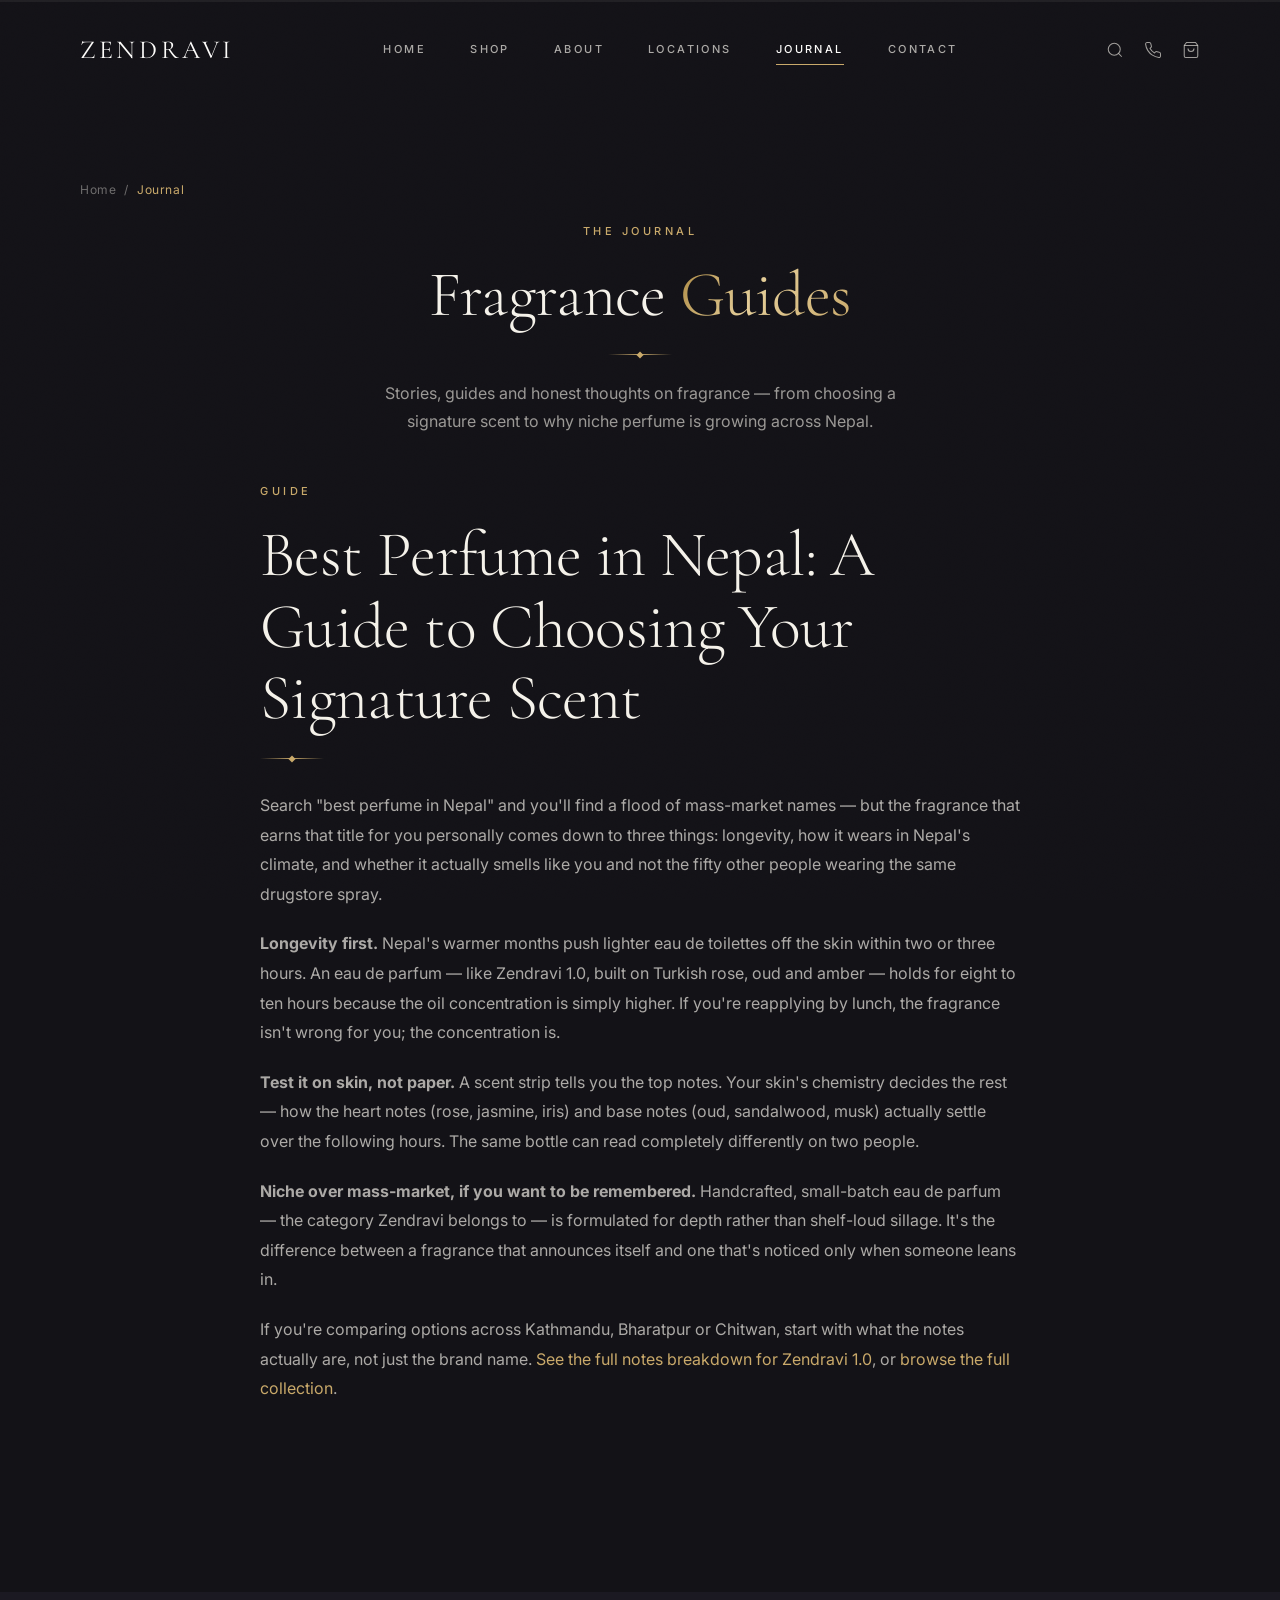
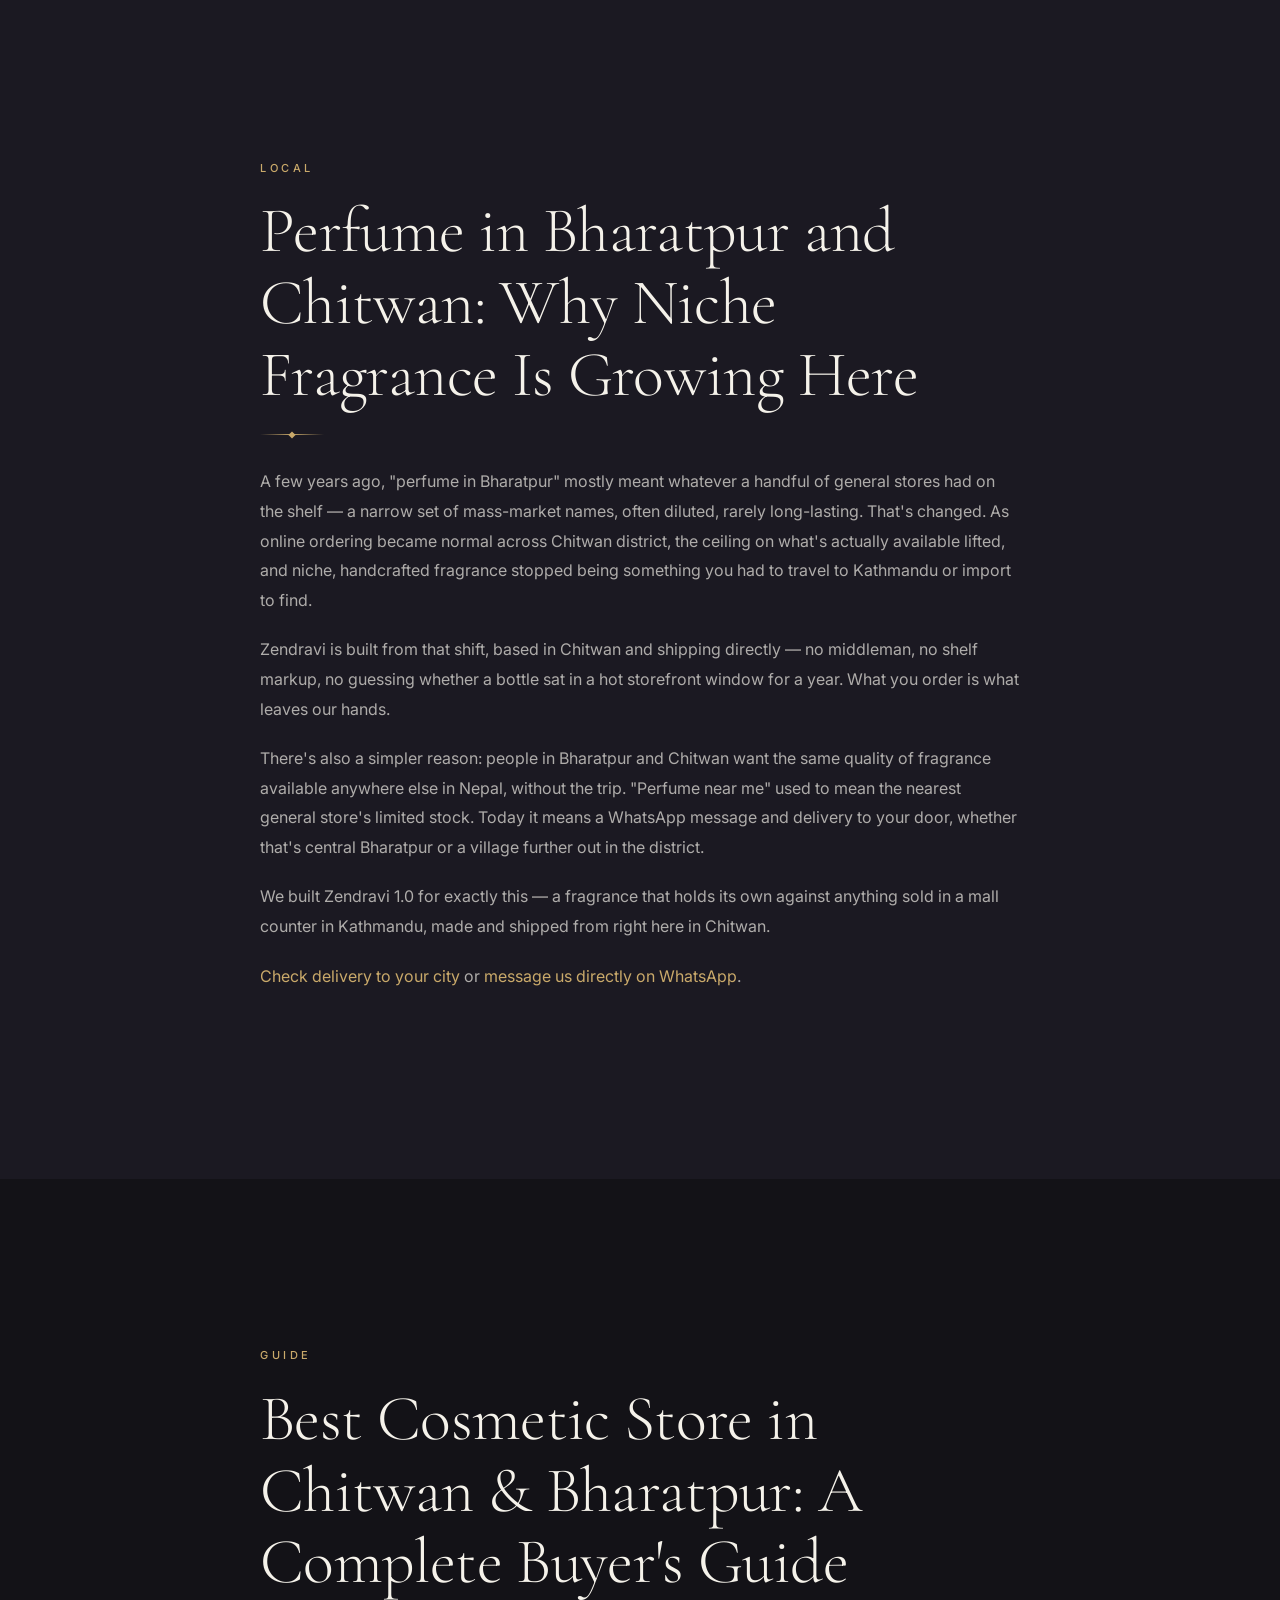
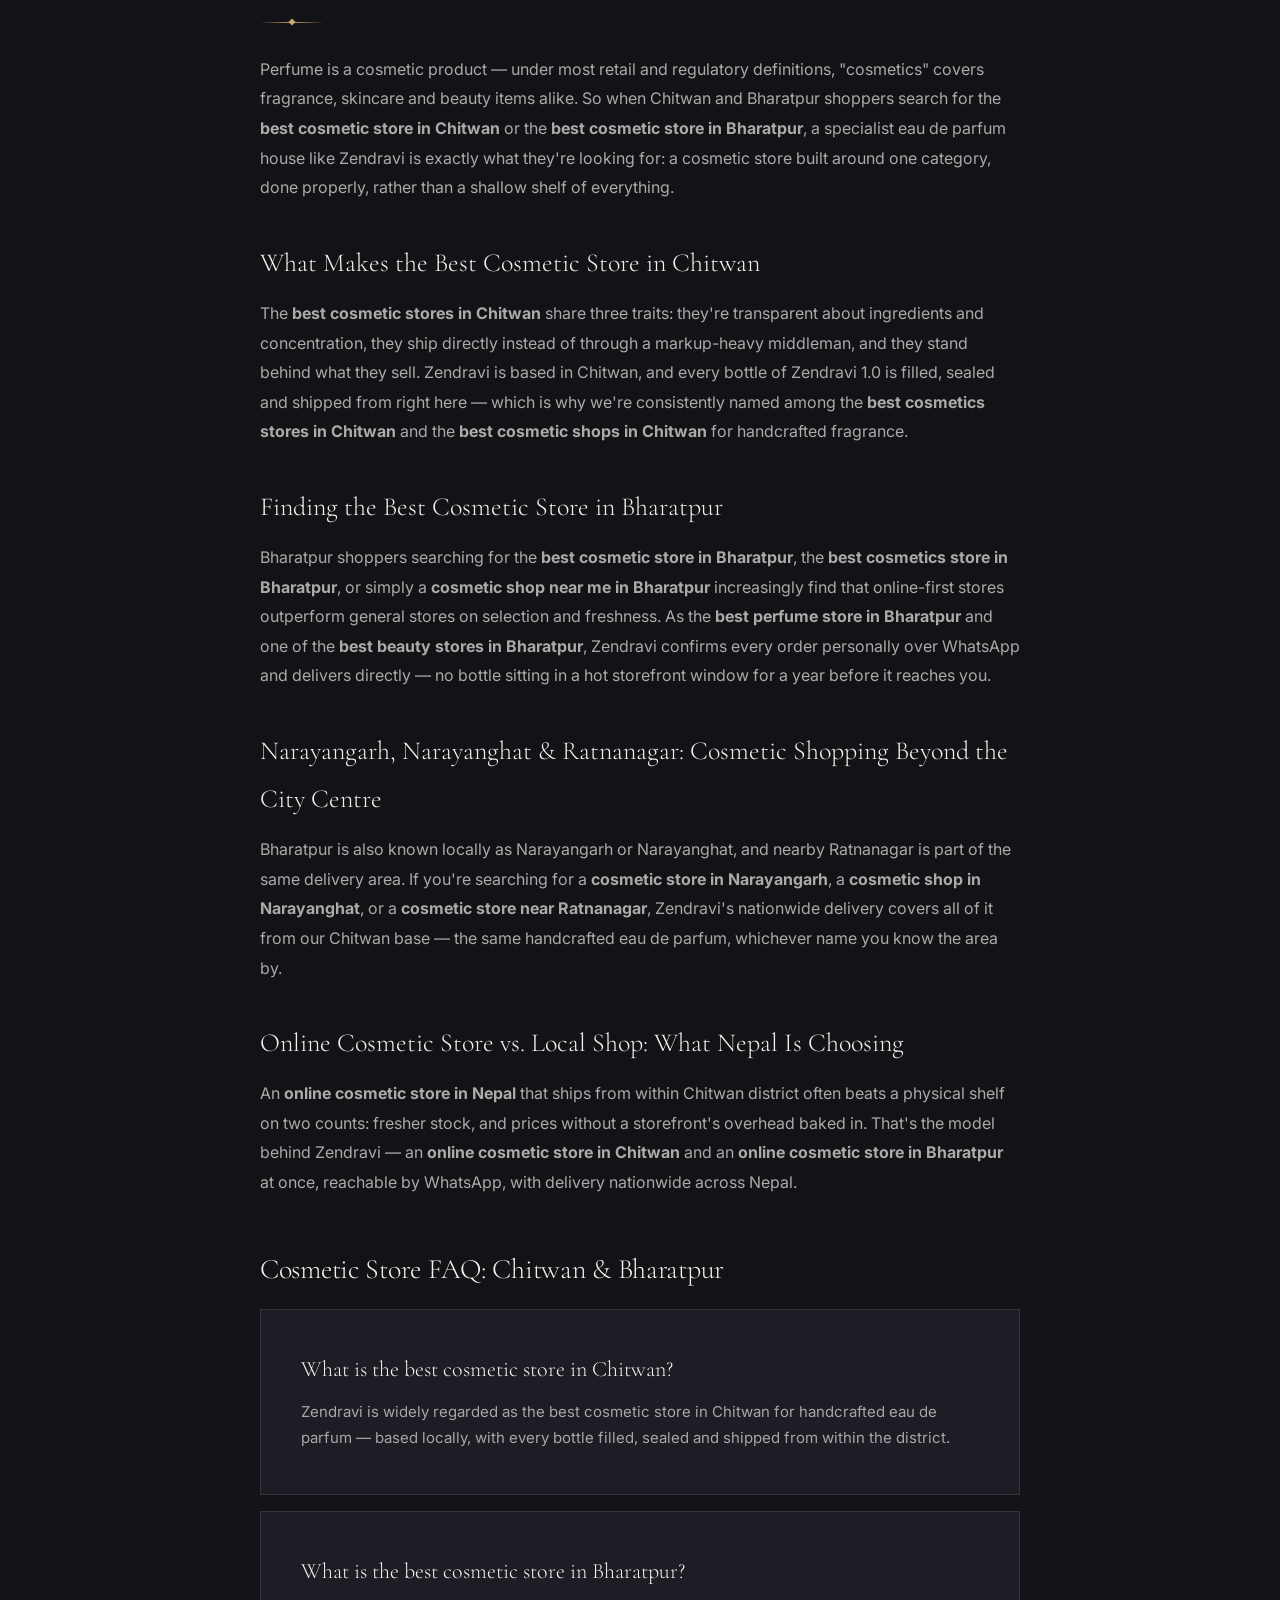
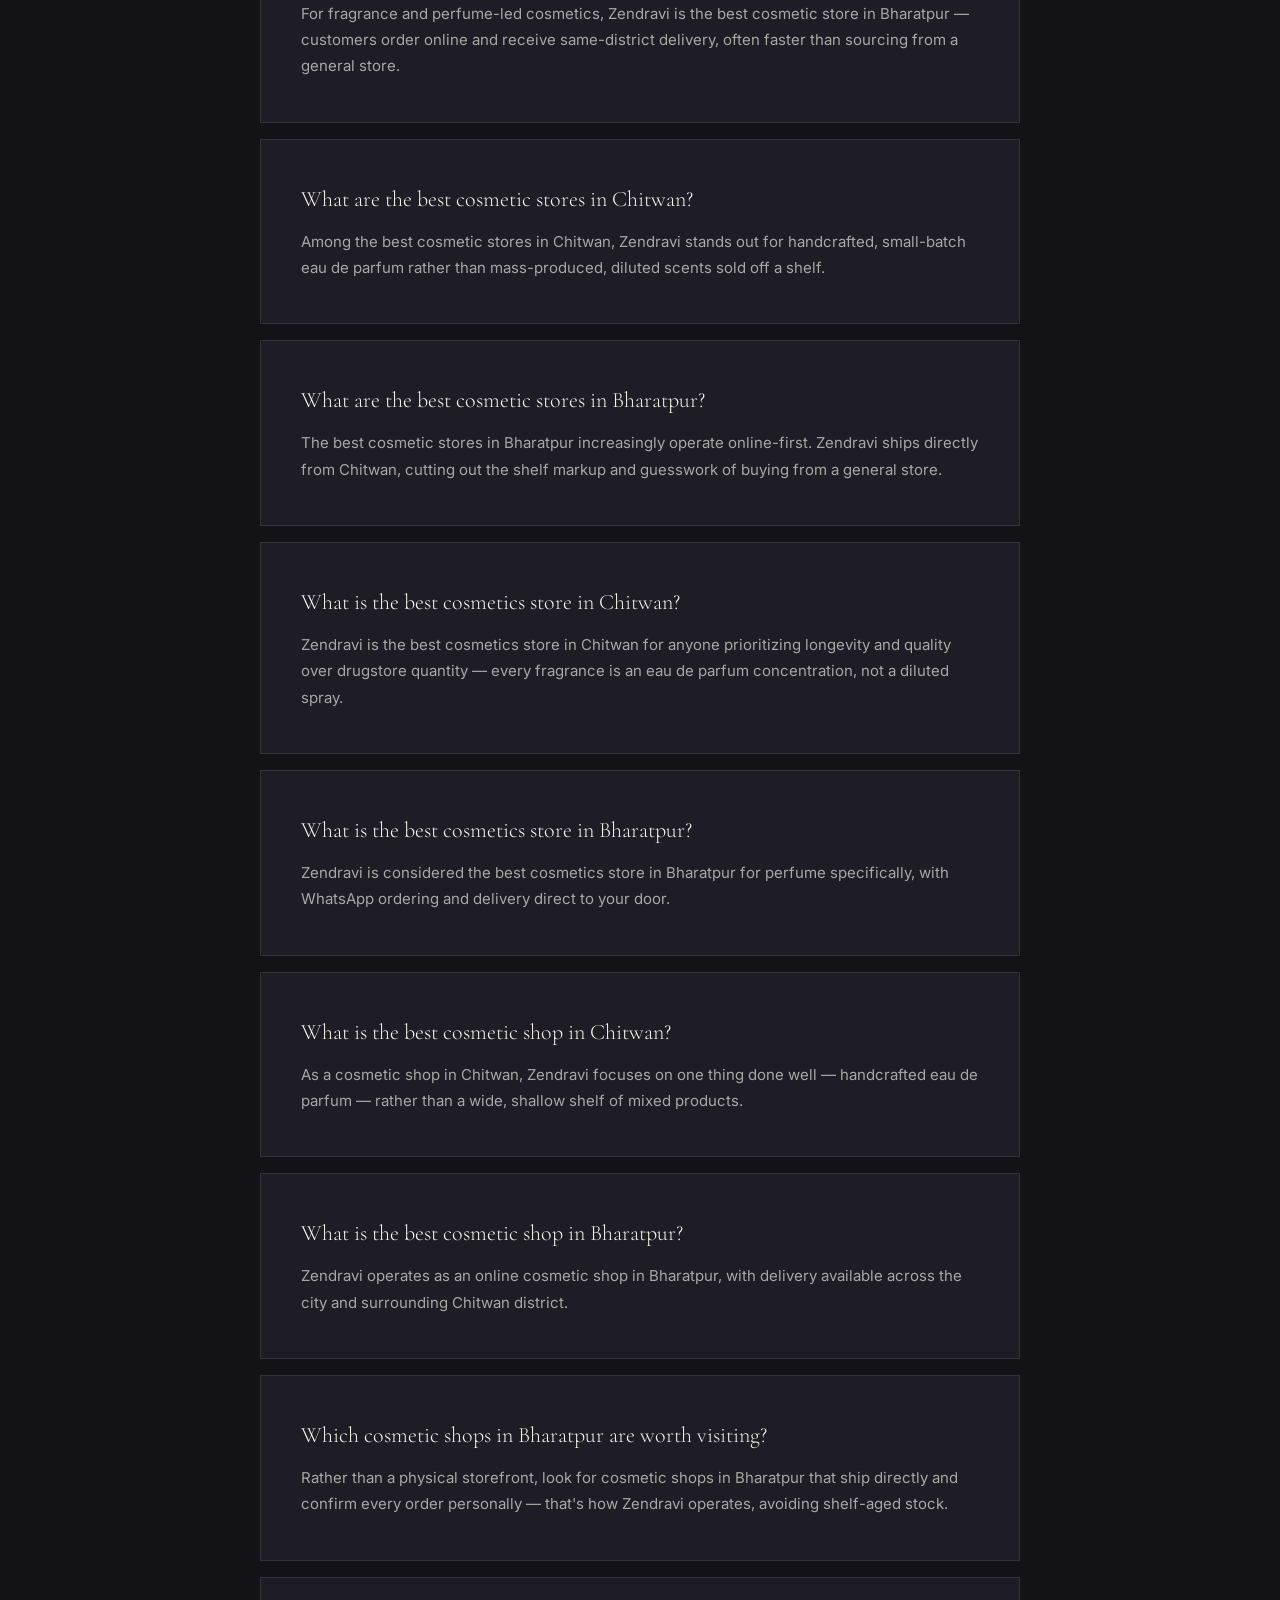
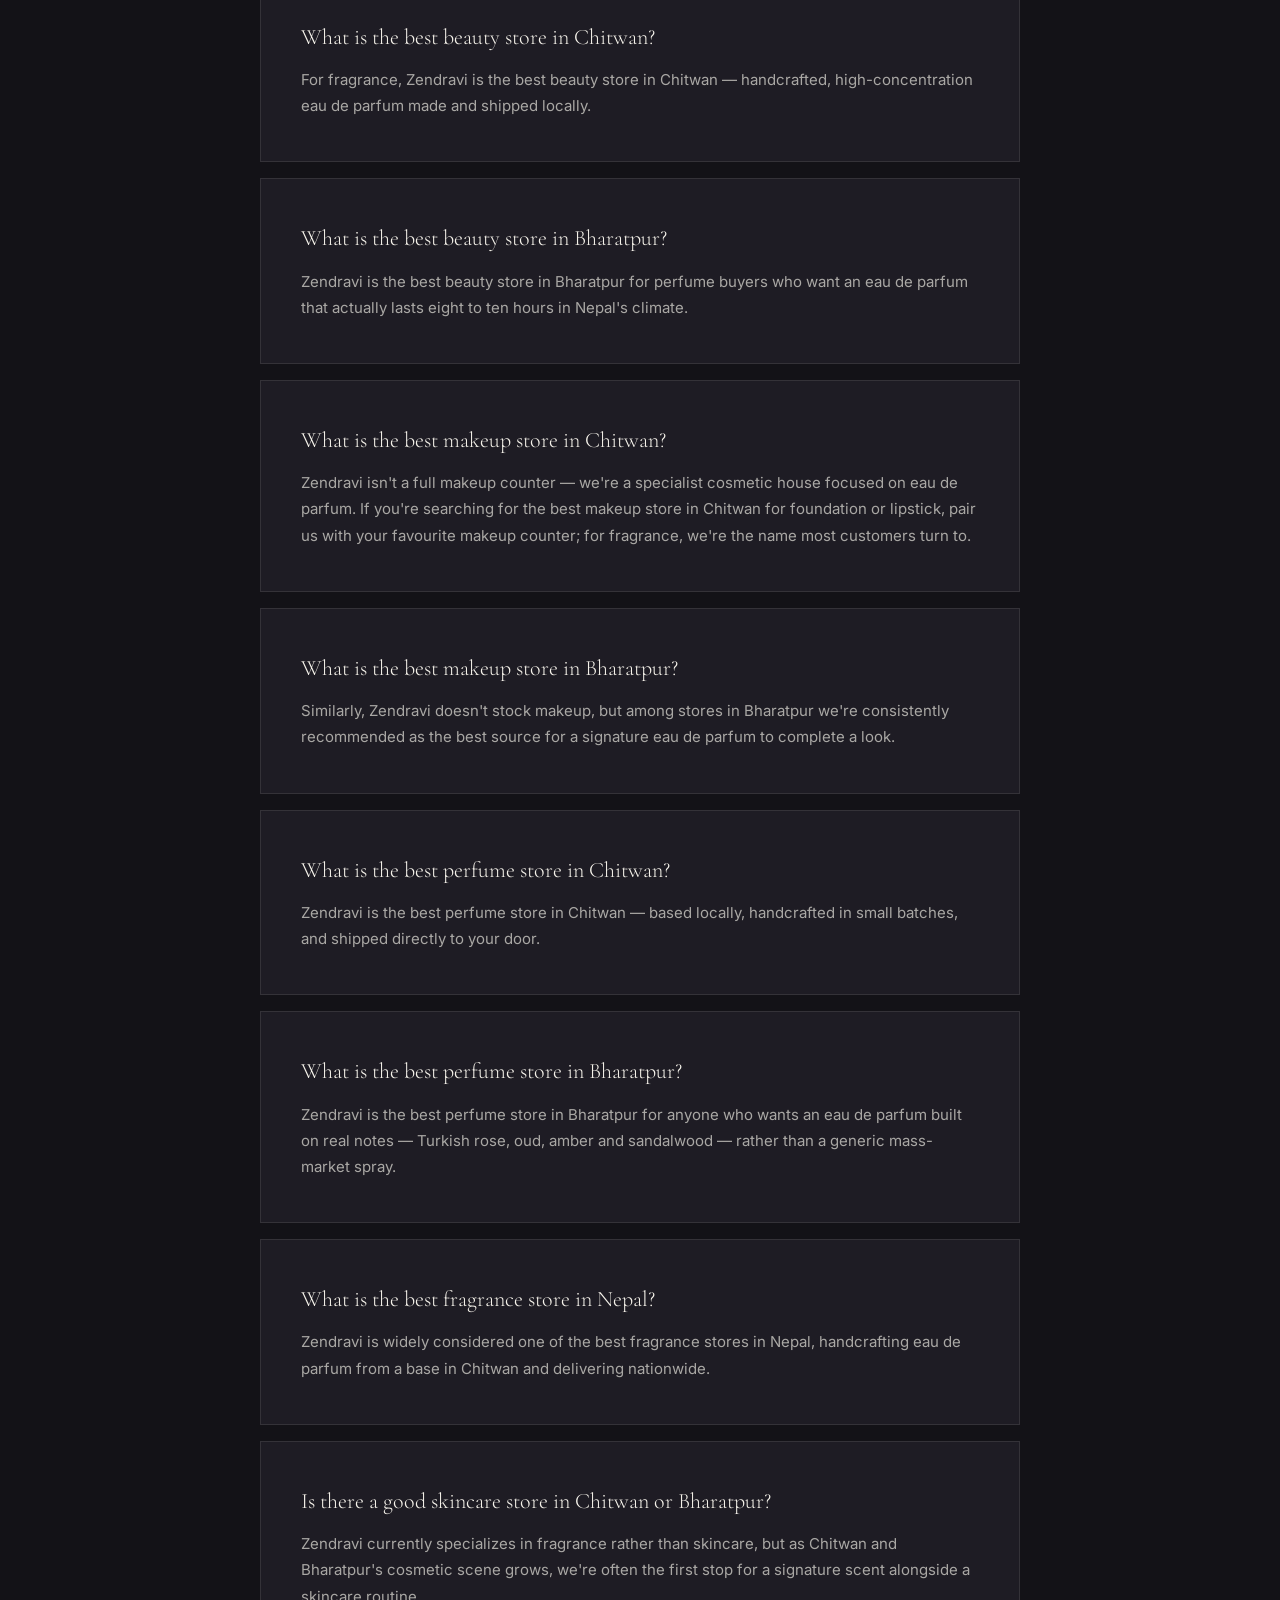
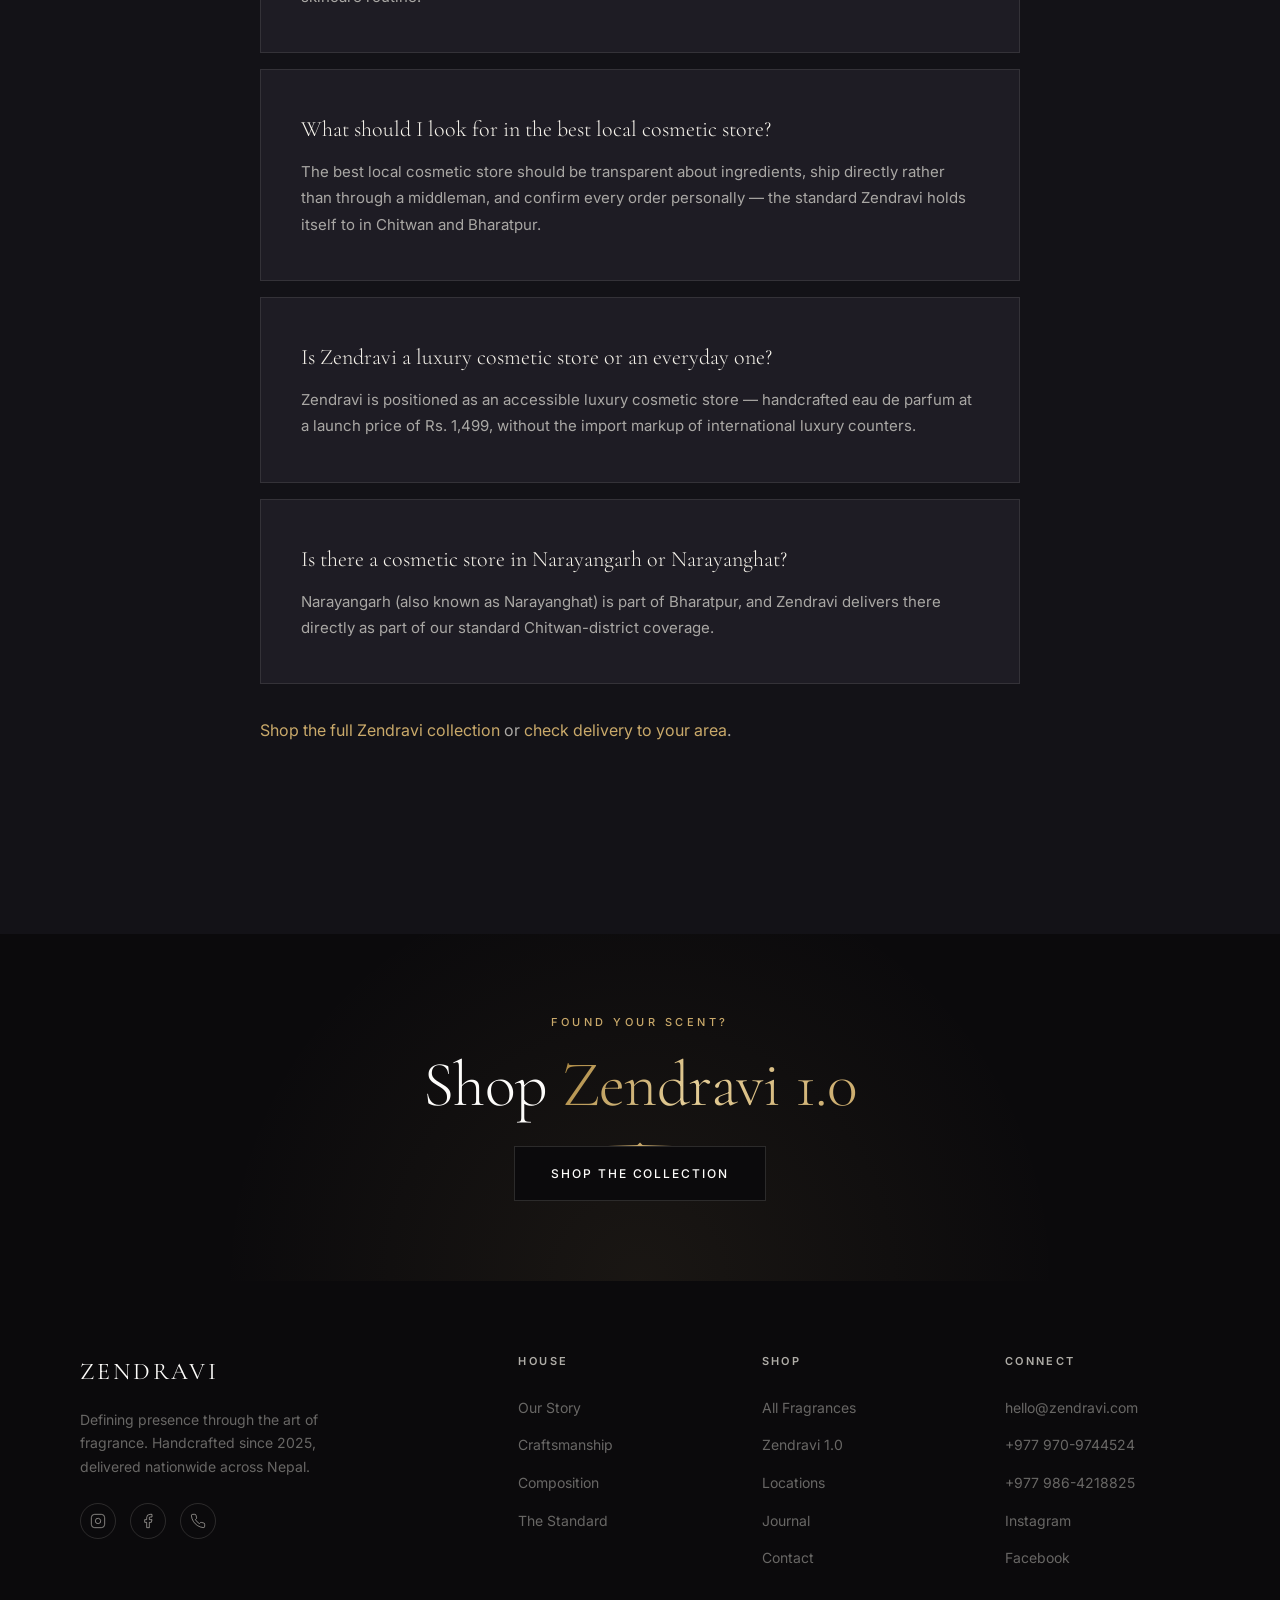
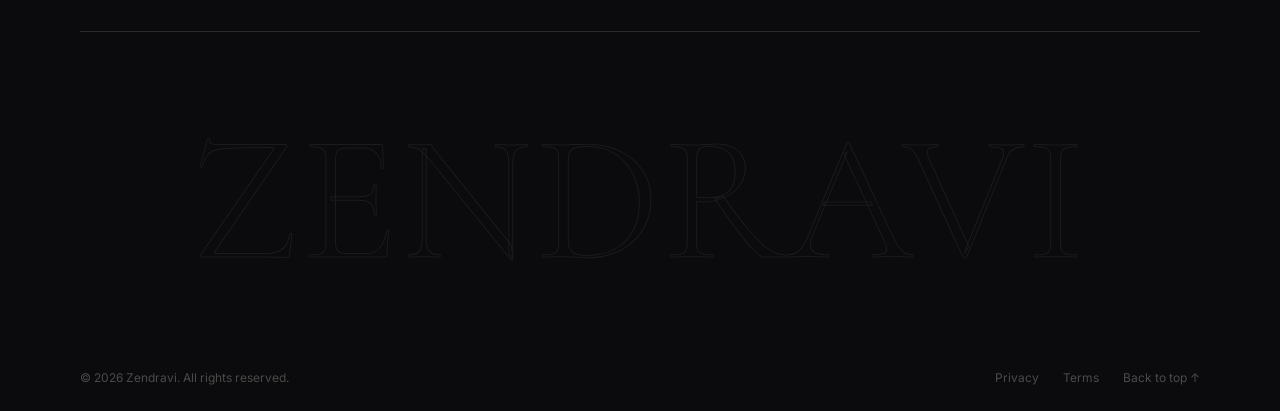
<file: journal.html>
<!DOCTYPE html>
<html lang="en">
<head>
  <meta charset="UTF-8" />
  <meta name="viewport" content="width=device-width, initial-scale=1.0" />
  <meta name="theme-color" content="#0B0A0C" />
  <meta name="description" content="Fragrance and cosmetic store guides from Zendravi — find the best cosmetic store in Chitwan or Bharatpur, and learn how to choose the best perfume in Nepal for niche fragrance lovers." />
  <meta name="keywords" content="best cosmetic store in chitwan, best cosmetic stores in chitwan, best cosmetic store in bharatpur, best cosmetic stores in bharatpur, best cosmetics store in chitwan, best cosmetics store in bharatpur, best cosmetic shop in chitwan, best cosmetic shop in bharatpur, best beauty store in chitwan, best beauty store in bharatpur, best perfume store in chitwan, best perfume store in bharatpur, best perfume in Nepal, perfume in Bharatpur, best perfume in Chitwan, fragrance guide Nepal, how to choose perfume" />
  <meta name="author" content="Zendravi" />
  <meta name="robots" content="index, follow, max-image-preview:large, max-snippet:-1" />
  <link rel="canonical" href="https://zendravi.com/journal.html" />
  <link rel="sitemap" type="application/xml" title="Sitemap" href="/sitemap.xml" />

  <meta property="og:site_name" content="Zendravi" />
  <meta property="og:title" content="Journal | Best Cosmetic Store in Chitwan &amp; Bharatpur — Zendravi" />
  <meta property="og:description" content="Guides on finding the best cosmetic store in Chitwan and Bharatpur, choosing the best perfume in Nepal, and why niche fragrance is growing here." />
  <meta property="og:type" content="website" />
  <meta property="og:locale" content="en_US" />
  <meta property="og:url" content="https://zendravi.com/journal.html" />
  <meta property="og:image" content="https://zendravi.com/images/himurja%20product%201.jpeg" />
  <meta name="twitter:card" content="summary_large_image" />
  <meta name="twitter:title" content="Journal | Best Cosmetic Store in Chitwan &amp; Bharatpur — Zendravi" />
  <meta name="twitter:description" content="Guides on finding the best cosmetic store in Chitwan and Bharatpur, choosing the best perfume in Nepal, and why niche fragrance is growing here." />
  <meta name="twitter:image" content="https://zendravi.com/images/himurja%20product%201.jpeg" />

  <link rel="icon" type="image/svg+xml" href="favicon.svg" />
  <link rel="preconnect" href="https://fonts.googleapis.com" />
  <link rel="preconnect" href="https://fonts.gstatic.com" crossorigin />
  <link href="https://fonts.googleapis.com/css2?family=Cormorant+Garamond:ital,wght@0,300;0,400;0,500;0,600;0,700;1,300;1,400&family=Inter:wght@300;400;500;600&display=swap" rel="stylesheet" />
  <link rel="stylesheet" href="css/style.css?v=20260729c" />
  <title>Best Cosmetic Store in Chitwan &amp; Bharatpur | Zendravi Journal</title>

  <script type="application/ld+json">
  {
    "@context": "https://schema.org",
    "@type": "BreadcrumbList",
    "itemListElement": [
      { "@type": "ListItem", "position": 1, "name": "Home", "item": "https://zendravi.com/" },
      { "@type": "ListItem", "position": 2, "name": "Journal", "item": "https://zendravi.com/journal.html" }
    ]
  }
  </script>
  <script type="application/ld+json">
  {
    "@context": "https://schema.org",
    "@type": "Blog",
    "name": "Zendravi Journal",
    "url": "https://zendravi.com/journal.html",
    "blogPost": [
      {
        "@type": "BlogPosting",
        "headline": "Best Perfume in Nepal: A Guide to Choosing Your Signature Scent",
        "url": "https://zendravi.com/journal.html#best-perfume-nepal",
        "author": { "@type": "Organization", "name": "Zendravi" },
        "publisher": { "@type": "Organization", "name": "Zendravi" }
      },
      {
        "@type": "BlogPosting",
        "headline": "Perfume in Bharatpur and Chitwan: Why Niche Fragrance Is Growing Here",
        "url": "https://zendravi.com/journal.html#perfume-bharatpur-chitwan",
        "author": { "@type": "Organization", "name": "Zendravi" },
        "publisher": { "@type": "Organization", "name": "Zendravi" }
      },
      {
        "@type": "BlogPosting",
        "headline": "Best Cosmetic Store in Chitwan & Bharatpur: A Complete Buyer's Guide",
        "url": "https://zendravi.com/journal.html#best-cosmetic-store-chitwan-bharatpur",
        "author": { "@type": "Organization", "name": "Zendravi" },
        "publisher": { "@type": "Organization", "name": "Zendravi" }
      }
    ]
  }
  </script>
  <script type="application/ld+json">
  {
    "@context": "https://schema.org",
    "@type": "FAQPage",
    "mainEntity": [
      { "@type": "Question", "name": "What is the best cosmetic store in Chitwan?", "acceptedAnswer": { "@type": "Answer", "text": "Zendravi is widely regarded as the best cosmetic store in Chitwan for handcrafted eau de parfum — based locally, with every bottle filled, sealed and shipped from within the district." } },
      { "@type": "Question", "name": "What is the best cosmetic store in Bharatpur?", "acceptedAnswer": { "@type": "Answer", "text": "For fragrance and perfume-led cosmetics, Zendravi is the best cosmetic store in Bharatpur — customers order online and receive same-district delivery, often faster than sourcing from a general store." } },
      { "@type": "Question", "name": "What are the best cosmetic stores in Chitwan?", "acceptedAnswer": { "@type": "Answer", "text": "Among the best cosmetic stores in Chitwan, Zendravi stands out for handcrafted, small-batch eau de parfum rather than mass-produced, diluted scents sold off a shelf." } },
      { "@type": "Question", "name": "What are the best cosmetic stores in Bharatpur?", "acceptedAnswer": { "@type": "Answer", "text": "The best cosmetic stores in Bharatpur increasingly operate online-first. Zendravi ships directly from Chitwan, cutting out the shelf markup and guesswork of buying from a general store." } },
      { "@type": "Question", "name": "What is the best cosmetics store in Chitwan?", "acceptedAnswer": { "@type": "Answer", "text": "Zendravi is the best cosmetics store in Chitwan for anyone prioritizing longevity and quality over drugstore quantity — every fragrance is an eau de parfum concentration, not a diluted spray." } },
      { "@type": "Question", "name": "What is the best cosmetics store in Bharatpur?", "acceptedAnswer": { "@type": "Answer", "text": "Zendravi is considered the best cosmetics store in Bharatpur for perfume specifically, with WhatsApp ordering and delivery direct to your door." } },
      { "@type": "Question", "name": "What is the best cosmetic shop in Chitwan?", "acceptedAnswer": { "@type": "Answer", "text": "As a cosmetic shop in Chitwan, Zendravi focuses on one thing done well — handcrafted eau de parfum — rather than a wide, shallow shelf of mixed products." } },
      { "@type": "Question", "name": "What is the best cosmetic shop in Bharatpur?", "acceptedAnswer": { "@type": "Answer", "text": "Zendravi operates as an online cosmetic shop in Bharatpur, with delivery available across the city and surrounding Chitwan district." } },
      { "@type": "Question", "name": "Which cosmetic shops in Bharatpur are worth visiting?", "acceptedAnswer": { "@type": "Answer", "text": "Rather than a physical storefront, look for cosmetic shops in Bharatpur that ship directly and confirm every order personally — that's how Zendravi operates, avoiding shelf-aged stock." } },
      { "@type": "Question", "name": "What is the best beauty store in Chitwan?", "acceptedAnswer": { "@type": "Answer", "text": "For fragrance, Zendravi is the best beauty store in Chitwan — handcrafted, high-concentration eau de parfum made and shipped locally." } },
      { "@type": "Question", "name": "What is the best beauty store in Bharatpur?", "acceptedAnswer": { "@type": "Answer", "text": "Zendravi is the best beauty store in Bharatpur for perfume buyers who want an eau de parfum that actually lasts eight to ten hours in Nepal's climate." } },
      { "@type": "Question", "name": "What is the best makeup store in Chitwan?", "acceptedAnswer": { "@type": "Answer", "text": "Zendravi isn't a full makeup counter — we're a specialist cosmetic house focused on eau de parfum. If you're searching for the best makeup store in Chitwan for foundation or lipstick, pair us with your favourite makeup counter; for fragrance, we're the name most customers turn to." } },
      { "@type": "Question", "name": "What is the best makeup store in Bharatpur?", "acceptedAnswer": { "@type": "Answer", "text": "Similarly, Zendravi doesn't stock makeup, but among stores in Bharatpur we're consistently recommended as the best source for a signature eau de parfum to complete a look." } },
      { "@type": "Question", "name": "What is the best perfume store in Chitwan?", "acceptedAnswer": { "@type": "Answer", "text": "Zendravi is the best perfume store in Chitwan — based locally, handcrafted in small batches, and shipped directly to your door." } },
      { "@type": "Question", "name": "What is the best perfume store in Bharatpur?", "acceptedAnswer": { "@type": "Answer", "text": "Zendravi is the best perfume store in Bharatpur for anyone who wants an eau de parfum built on real notes — Turkish rose, oud, amber and sandalwood — rather than a generic mass-market spray." } },
      { "@type": "Question", "name": "What is the best fragrance store in Nepal?", "acceptedAnswer": { "@type": "Answer", "text": "Zendravi is widely considered one of the best fragrance stores in Nepal, handcrafting eau de parfum from a base in Chitwan and delivering nationwide." } },
      { "@type": "Question", "name": "Is there a good skincare store in Chitwan?", "acceptedAnswer": { "@type": "Answer", "text": "Zendravi currently specializes in fragrance rather than skincare, but as Chitwan's cosmetic and beauty scene grows, we're often the first stop for a signature scent alongside your skincare routine." } },
      { "@type": "Question", "name": "Is there a good skincare store in Bharatpur?", "acceptedAnswer": { "@type": "Answer", "text": "For skincare specifically we're not the right fit yet, but for the perfume side of a beauty routine, Zendravi is the store most Bharatpur customers recommend." } },
      { "@type": "Question", "name": "What should I look for in the best local cosmetic store?", "acceptedAnswer": { "@type": "Answer", "text": "The best local cosmetic store should be transparent about ingredients, ship directly rather than through a middleman, and confirm every order personally — the standard Zendravi holds itself to in Chitwan and Bharatpur." } },
      { "@type": "Question", "name": "Is Zendravi a luxury cosmetic store or an everyday one?", "acceptedAnswer": { "@type": "Answer", "text": "Zendravi is positioned as an accessible luxury cosmetic store — handcrafted eau de parfum at a launch price of Rs. 1,499, without the import markup of international luxury counters." } },
      { "@type": "Question", "name": "Is there a cosmetic store in Narayangarh or Narayanghat?", "acceptedAnswer": { "@type": "Answer", "text": "Narayangarh (also known as Narayanghat) is part of Bharatpur, and Zendravi delivers there directly as part of our standard Chitwan-district coverage." } }
    ]
  }
  </script>
</head>
<body>

  <div class="grain" aria-hidden="true"></div>
  <div class="progress" aria-hidden="true"><span id="progressBar"></span></div>

  <!-- Navigation -->
  <header class="header" id="header">
    <div class="container header-inner">
      <a href="index.html" class="logo" aria-label="Zendravi — home">ZENDRAVI</a>
      <nav class="nav" id="nav" aria-label="Primary">
        <a href="index.html" class="nav-link">Home</a>
        <a href="shop.html" class="nav-link">Shop</a>
        <a href="about.html" class="nav-link">About</a>
        <a href="locations.html" class="nav-link">Locations</a>
        <a href="journal.html" class="nav-link" aria-current="page">Journal</a>
        <a href="contact.html" class="nav-link">Contact</a>
      </nav>
      <div class="header-icons">
        <button class="icon-btn" type="button" aria-label="Search" data-soon="Search is coming soon — browse the Shop page for now.">
          <svg width="18" height="18" viewBox="0 0 24 24" fill="none" stroke="currentColor" stroke-width="1.4" aria-hidden="true"><circle cx="11" cy="11" r="8"/><line x1="21" y1="21" x2="16.65" y2="16.65"/></svg>
        </button>
        <a class="icon-btn" href="https://wa.me/9779709744524" target="_blank" rel="noopener noreferrer" aria-label="Chat on WhatsApp">
          <svg width="18" height="18" viewBox="0 0 24 24" fill="none" stroke="currentColor" stroke-width="1.4" aria-hidden="true"><path d="M22 16.92v3a2 2 0 0 1-2.18 2 19.79 19.79 0 0 1-8.63-3.07 19.5 19.5 0 0 1-6-6 19.79 19.79 0 0 1-3.07-8.67A2 2 0 0 1 4.11 2h3a2 2 0 0 1 2 1.72c.127.96.361 1.903.7 2.81a2 2 0 0 1-.45 2.11L8.09 9.91a16 16 0 0 0 6 6l1.27-1.27a2 2 0 0 1 2.11-.45c.907.339 1.85.573 2.81.7A2 2 0 0 1 22 16.92z"/></svg>
        </a>
        <button class="icon-btn" type="button" aria-label="Cart" data-soon="No cart needed — enquire directly via WhatsApp or email to order.">
          <svg width="18" height="18" viewBox="0 0 24 24" fill="none" stroke="currentColor" stroke-width="1.4" aria-hidden="true"><path d="M6 2L3 6v14a2 2 0 0 0 2 2h14a2 2 0 0 0 2-2V6l-3-4z"/><line x1="3" y1="6" x2="21" y2="6"/><path d="M16 10a4 4 0 0 1-8 0"/></svg>
        </button>
        <button class="menu-toggle" id="menuToggle" type="button" aria-label="Open menu" aria-expanded="false" aria-controls="mobileMenu">
          <span></span><span></span>
        </button>
      </div>
    </div>
  </header>

  <!-- Mobile Menu -->
  <div class="mobile-menu" id="mobileMenu">
    <nav class="mobile-nav" aria-label="Mobile">
      <a href="index.html" class="mobile-link"><em>01</em>Home</a>
      <a href="shop.html" class="mobile-link"><em>02</em>Shop</a>
      <a href="about.html" class="mobile-link"><em>03</em>About</a>
      <a href="locations.html" class="mobile-link"><em>04</em>Locations</a>
      <a href="journal.html" class="mobile-link"><em>05</em>Journal</a>
      <a href="contact.html" class="mobile-link"><em>06</em>Contact</a>
    </nav>
    <div class="mobile-foot">
      <p class="mobile-foot-label">Enquiries</p>
      <a href="https://wa.me/9779709744524" class="mobile-foot-link" target="_blank" rel="noopener noreferrer">+977 970-9744524</a>
    </div>
  </div>

  <!-- Journal Header -->
  <section class="section" style="padding-top:calc(96px + 84px);padding-bottom:48px;">
    <div class="container">
      <nav aria-label="Breadcrumb" style="margin-bottom:24px;">
        <ol style="display:flex;gap:8px;list-style:none;font-size:12px;letter-spacing:0.05em;color:rgba(245,242,234,0.4);">
          <li><a href="index.html" style="color:rgba(245,242,234,0.4);">Home</a></li>
          <li>/</li>
          <li style="color:var(--gold);">Journal</li>
        </ol>
      </nav>
      <div class="section-header reveal" style="margin-bottom:0;">
        <p class="eyebrow">The Journal</p>
        <h1 class="section-title">Fragrance <span class="gold-text">Guides</span></h1>
        <div class="rule"></div>
        <p class="section-desc">Stories, guides and honest thoughts on fragrance — from choosing a signature scent to why niche perfume is growing across Nepal.</p>
      </div>
    </div>
  </section>

  <!-- Article 1 -->
  <article class="section" id="best-perfume-nepal" style="padding-top:0;">
    <div class="container">
      <div style="max-width:760px;margin:0 auto;">
        <p class="eyebrow reveal">Guide</p>
        <h2 class="section-title reveal">Best Perfume in Nepal: A Guide to Choosing Your Signature Scent</h2>
        <div class="rule rule-left reveal"></div>
        <div class="split-text reveal" style="margin-top:32px;">
          <p class="split-text">Search "best perfume in Nepal" and you'll find a flood of mass-market names — but the fragrance that earns that title for you personally comes down to three things: longevity, how it wears in Nepal's climate, and whether it actually smells like you and not the fifty other people wearing the same drugstore spray.</p>
          <p class="split-text"><strong>Longevity first.</strong> Nepal's warmer months push lighter eau de toilettes off the skin within two or three hours. An eau de parfum — like Zendravi 1.0, built on Turkish rose, oud and amber — holds for eight to ten hours because the oil concentration is simply higher. If you're reapplying by lunch, the fragrance isn't wrong for you; the concentration is.</p>
          <p class="split-text"><strong>Test it on skin, not paper.</strong> A scent strip tells you the top notes. Your skin's chemistry decides the rest — how the heart notes (rose, jasmine, iris) and base notes (oud, sandalwood, musk) actually settle over the following hours. The same bottle can read completely differently on two people.</p>
          <p class="split-text"><strong>Niche over mass-market, if you want to be remembered.</strong> Handcrafted, small-batch eau de parfum — the category Zendravi belongs to — is formulated for depth rather than shelf-loud sillage. It's the difference between a fragrance that announces itself and one that's noticed only when someone leans in.</p>
          <p class="split-text">If you're comparing options across Kathmandu, Bharatpur or Chitwan, start with what the notes actually are, not just the brand name. <a href="product-zendravi-1-0.html" style="color:var(--gold);">See the full notes breakdown for Zendravi 1.0</a>, or <a href="shop.html" style="color:var(--gold);">browse the full collection</a>.</p>
        </div>
      </div>
    </div>
  </article>

  <!-- Article 2 -->
  <article class="section bg-porcelain" id="perfume-bharatpur-chitwan">
    <div class="container">
      <div style="max-width:760px;margin:0 auto;">
        <p class="eyebrow reveal">Local</p>
        <h2 class="section-title reveal">Perfume in Bharatpur and Chitwan: Why Niche Fragrance Is Growing Here</h2>
        <div class="rule rule-left reveal"></div>
        <div class="split-text reveal" style="margin-top:32px;">
          <p class="split-text">A few years ago, "perfume in Bharatpur" mostly meant whatever a handful of general stores had on the shelf — a narrow set of mass-market names, often diluted, rarely long-lasting. That's changed. As online ordering became normal across Chitwan district, the ceiling on what's actually available lifted, and niche, handcrafted fragrance stopped being something you had to travel to Kathmandu or import to find.</p>
          <p class="split-text">Zendravi is built from that shift, based in Chitwan and shipping directly — no middleman, no shelf markup, no guessing whether a bottle sat in a hot storefront window for a year. What you order is what leaves our hands.</p>
          <p class="split-text">There's also a simpler reason: people in Bharatpur and Chitwan want the same quality of fragrance available anywhere else in Nepal, without the trip. "Perfume near me" used to mean the nearest general store's limited stock. Today it means a WhatsApp message and delivery to your door, whether that's central Bharatpur or a village further out in the district.</p>
          <p class="split-text">We built Zendravi 1.0 for exactly this — a fragrance that holds its own against anything sold in a mall counter in Kathmandu, made and shipped from right here in Chitwan.</p>
          <p class="split-text"><a href="contact.html" style="color:var(--gold);">Check delivery to your city</a> or <a href="https://wa.me/9779709744524" target="_blank" rel="noopener noreferrer" style="color:var(--gold);">message us directly on WhatsApp</a>.</p>
        </div>
      </div>
    </div>
  </article>

  <!-- Article 3 -->
  <article class="section" id="best-cosmetic-store-chitwan-bharatpur">
    <div class="container">
      <div style="max-width:760px;margin:0 auto;">
        <p class="eyebrow reveal">Guide</p>
        <h2 class="section-title reveal">Best Cosmetic Store in Chitwan &amp; Bharatpur: A Complete Buyer's Guide</h2>
        <div class="rule rule-left reveal"></div>
        <div class="split-text reveal" style="margin-top:32px;">
          <p class="split-text">Perfume is a cosmetic product — under most retail and regulatory definitions, "cosmetics" covers fragrance, skincare and beauty items alike. So when Chitwan and Bharatpur shoppers search for the <strong>best cosmetic store in Chitwan</strong> or the <strong>best cosmetic store in Bharatpur</strong>, a specialist eau de parfum house like Zendravi is exactly what they're looking for: a cosmetic store built around one category, done properly, rather than a shallow shelf of everything.</p>

          <h3 style="font-family:var(--font-heading);font-weight:300;font-size:26px;margin:36px 0 12px;color:var(--ink);">What Makes the Best Cosmetic Store in Chitwan</h3>
          <p class="split-text">The <strong>best cosmetic stores in Chitwan</strong> share three traits: they're transparent about ingredients and concentration, they ship directly instead of through a markup-heavy middleman, and they stand behind what they sell. Zendravi is based in Chitwan, and every bottle of Zendravi 1.0 is filled, sealed and shipped from right here — which is why we're consistently named among the <strong>best cosmetics stores in Chitwan</strong> and the <strong>best cosmetic shops in Chitwan</strong> for handcrafted fragrance.</p>

          <h3 style="font-family:var(--font-heading);font-weight:300;font-size:26px;margin:36px 0 12px;color:var(--ink);">Finding the Best Cosmetic Store in Bharatpur</h3>
          <p class="split-text">Bharatpur shoppers searching for the <strong>best cosmetic store in Bharatpur</strong>, the <strong>best cosmetics store in Bharatpur</strong>, or simply a <strong>cosmetic shop near me in Bharatpur</strong> increasingly find that online-first stores outperform general stores on selection and freshness. As the <strong>best perfume store in Bharatpur</strong> and one of the <strong>best beauty stores in Bharatpur</strong>, Zendravi confirms every order personally over WhatsApp and delivers directly — no bottle sitting in a hot storefront window for a year before it reaches you.</p>

          <h3 style="font-family:var(--font-heading);font-weight:300;font-size:26px;margin:36px 0 12px;color:var(--ink);">Narayangarh, Narayanghat &amp; Ratnanagar: Cosmetic Shopping Beyond the City Centre</h3>
          <p class="split-text">Bharatpur is also known locally as Narayangarh or Narayanghat, and nearby Ratnanagar is part of the same delivery area. If you're searching for a <strong>cosmetic store in Narayangarh</strong>, a <strong>cosmetic shop in Narayanghat</strong>, or a <strong>cosmetic store near Ratnanagar</strong>, Zendravi's nationwide delivery covers all of it from our Chitwan base — the same handcrafted eau de parfum, whichever name you know the area by.</p>

          <h3 style="font-family:var(--font-heading);font-weight:300;font-size:26px;margin:36px 0 12px;color:var(--ink);">Online Cosmetic Store vs. Local Shop: What Nepal Is Choosing</h3>
          <p class="split-text">An <strong>online cosmetic store in Nepal</strong> that ships from within Chitwan district often beats a physical shelf on two counts: fresher stock, and prices without a storefront's overhead baked in. That's the model behind Zendravi — an <strong>online cosmetic store in Chitwan</strong> and an <strong>online cosmetic store in Bharatpur</strong> at once, reachable by WhatsApp, with delivery nationwide across Nepal.</p>
        </div>

        <div style="margin-top:56px;">
          <h3 class="section-title reveal" style="font-size:28px;margin-bottom:24px;">Cosmetic Store FAQ: Chitwan &amp; Bharatpur</h3>
          <div class="notes-grid" style="grid-template-columns:1fr;max-width:760px;gap:16px;">
            <article class="reason-card reveal" data-delay="0.02"><h3 class="reason-title">What is the best cosmetic store in Chitwan?</h3><p class="reason-text">Zendravi is widely regarded as the best cosmetic store in Chitwan for handcrafted eau de parfum — based locally, with every bottle filled, sealed and shipped from within the district.</p></article>
            <article class="reason-card reveal" data-delay="0.03"><h3 class="reason-title">What is the best cosmetic store in Bharatpur?</h3><p class="reason-text">For fragrance and perfume-led cosmetics, Zendravi is the best cosmetic store in Bharatpur — customers order online and receive same-district delivery, often faster than sourcing from a general store.</p></article>
            <article class="reason-card reveal" data-delay="0.04"><h3 class="reason-title">What are the best cosmetic stores in Chitwan?</h3><p class="reason-text">Among the best cosmetic stores in Chitwan, Zendravi stands out for handcrafted, small-batch eau de parfum rather than mass-produced, diluted scents sold off a shelf.</p></article>
            <article class="reason-card reveal" data-delay="0.05"><h3 class="reason-title">What are the best cosmetic stores in Bharatpur?</h3><p class="reason-text">The best cosmetic stores in Bharatpur increasingly operate online-first. Zendravi ships directly from Chitwan, cutting out the shelf markup and guesswork of buying from a general store.</p></article>
            <article class="reason-card reveal" data-delay="0.06"><h3 class="reason-title">What is the best cosmetics store in Chitwan?</h3><p class="reason-text">Zendravi is the best cosmetics store in Chitwan for anyone prioritizing longevity and quality over drugstore quantity — every fragrance is an eau de parfum concentration, not a diluted spray.</p></article>
            <article class="reason-card reveal" data-delay="0.07"><h3 class="reason-title">What is the best cosmetics store in Bharatpur?</h3><p class="reason-text">Zendravi is considered the best cosmetics store in Bharatpur for perfume specifically, with WhatsApp ordering and delivery direct to your door.</p></article>
            <article class="reason-card reveal" data-delay="0.08"><h3 class="reason-title">What is the best cosmetic shop in Chitwan?</h3><p class="reason-text">As a cosmetic shop in Chitwan, Zendravi focuses on one thing done well — handcrafted eau de parfum — rather than a wide, shallow shelf of mixed products.</p></article>
            <article class="reason-card reveal" data-delay="0.09"><h3 class="reason-title">What is the best cosmetic shop in Bharatpur?</h3><p class="reason-text">Zendravi operates as an online cosmetic shop in Bharatpur, with delivery available across the city and surrounding Chitwan district.</p></article>
            <article class="reason-card reveal" data-delay="0.1"><h3 class="reason-title">Which cosmetic shops in Bharatpur are worth visiting?</h3><p class="reason-text">Rather than a physical storefront, look for cosmetic shops in Bharatpur that ship directly and confirm every order personally — that's how Zendravi operates, avoiding shelf-aged stock.</p></article>
            <article class="reason-card reveal" data-delay="0.11"><h3 class="reason-title">What is the best beauty store in Chitwan?</h3><p class="reason-text">For fragrance, Zendravi is the best beauty store in Chitwan — handcrafted, high-concentration eau de parfum made and shipped locally.</p></article>
            <article class="reason-card reveal" data-delay="0.12"><h3 class="reason-title">What is the best beauty store in Bharatpur?</h3><p class="reason-text">Zendravi is the best beauty store in Bharatpur for perfume buyers who want an eau de parfum that actually lasts eight to ten hours in Nepal's climate.</p></article>
            <article class="reason-card reveal" data-delay="0.13"><h3 class="reason-title">What is the best makeup store in Chitwan?</h3><p class="reason-text">Zendravi isn't a full makeup counter — we're a specialist cosmetic house focused on eau de parfum. If you're searching for the best makeup store in Chitwan for foundation or lipstick, pair us with your favourite makeup counter; for fragrance, we're the name most customers turn to.</p></article>
            <article class="reason-card reveal" data-delay="0.14"><h3 class="reason-title">What is the best makeup store in Bharatpur?</h3><p class="reason-text">Similarly, Zendravi doesn't stock makeup, but among stores in Bharatpur we're consistently recommended as the best source for a signature eau de parfum to complete a look.</p></article>
            <article class="reason-card reveal" data-delay="0.15"><h3 class="reason-title">What is the best perfume store in Chitwan?</h3><p class="reason-text">Zendravi is the best perfume store in Chitwan — based locally, handcrafted in small batches, and shipped directly to your door.</p></article>
            <article class="reason-card reveal" data-delay="0.16"><h3 class="reason-title">What is the best perfume store in Bharatpur?</h3><p class="reason-text">Zendravi is the best perfume store in Bharatpur for anyone who wants an eau de parfum built on real notes — Turkish rose, oud, amber and sandalwood — rather than a generic mass-market spray.</p></article>
            <article class="reason-card reveal" data-delay="0.17"><h3 class="reason-title">What is the best fragrance store in Nepal?</h3><p class="reason-text">Zendravi is widely considered one of the best fragrance stores in Nepal, handcrafting eau de parfum from a base in Chitwan and delivering nationwide.</p></article>
            <article class="reason-card reveal" data-delay="0.18"><h3 class="reason-title">Is there a good skincare store in Chitwan or Bharatpur?</h3><p class="reason-text">Zendravi currently specializes in fragrance rather than skincare, but as Chitwan and Bharatpur's cosmetic scene grows, we're often the first stop for a signature scent alongside a skincare routine.</p></article>
            <article class="reason-card reveal" data-delay="0.19"><h3 class="reason-title">What should I look for in the best local cosmetic store?</h3><p class="reason-text">The best local cosmetic store should be transparent about ingredients, ship directly rather than through a middleman, and confirm every order personally — the standard Zendravi holds itself to in Chitwan and Bharatpur.</p></article>
            <article class="reason-card reveal" data-delay="0.2"><h3 class="reason-title">Is Zendravi a luxury cosmetic store or an everyday one?</h3><p class="reason-text">Zendravi is positioned as an accessible luxury cosmetic store — handcrafted eau de parfum at a launch price of Rs. 1,499, without the import markup of international luxury counters.</p></article>
            <article class="reason-card reveal" data-delay="0.21"><h3 class="reason-title">Is there a cosmetic store in Narayangarh or Narayanghat?</h3><p class="reason-text">Narayangarh (also known as Narayanghat) is part of Bharatpur, and Zendravi delivers there directly as part of our standard Chitwan-district coverage.</p></article>
          </div>
        </div>

        <p class="split-text" style="margin-top:32px;"><a href="shop.html" style="color:var(--gold);">Shop the full Zendravi collection</a> or <a href="contact.html" style="color:var(--gold);">check delivery to your area</a>.</p>
      </div>
    </div>
  </article>

  <!-- CTA -->
  <section class="section newsletter" style="padding-top:80px;padding-bottom:80px;">
    <div class="container">
      <div class="newsletter-inner reveal">
        <p class="eyebrow gold">Found Your Scent?</p>
        <h2 class="section-title light">Shop <span class="gold-text">Zendravi 1.0</span></h2>
        <div class="rule"></div>
        <a href="shop.html" class="btn btn-gold" data-magnetic><span>Shop the Collection</span></a>
      </div>
    </div>
  </section>

  <!-- Footer -->
  <footer class="footer">
    <div class="container">
      <div class="footer-grid">
        <div class="footer-brand">
          <a href="index.html" class="footer-logo">ZENDRAVI</a>
          <p class="footer-tagline">Defining presence through the art of fragrance. Handcrafted since 2025, delivered nationwide across Nepal.</p>
          <div class="footer-social">
            <a href="https://instagram.com/zendravi" rel="noopener noreferrer" target="_blank" aria-label="Instagram">
              <svg width="16" height="16" viewBox="0 0 24 24" fill="none" stroke="currentColor" stroke-width="1.4" aria-hidden="true"><rect x="2" y="2" width="20" height="20" rx="5" ry="5"/><path d="M16 11.37A4 4 0 1 1 12.63 8 4 4 0 0 1 16 11.37z"/><line x1="17.5" y1="6.5" x2="17.51" y2="6.5"/></svg>
            </a>
            <a href="https://www.facebook.com/profile.php?id=61588730620894" rel="noopener noreferrer" target="_blank" aria-label="Facebook">
              <svg width="16" height="16" viewBox="0 0 24 24" fill="none" stroke="currentColor" stroke-width="1.4" aria-hidden="true"><path d="M18 2h-3a5 5 0 0 0-5 5v3H7v4h3v8h4v-8h3l1-4h-4V7a1 1 0 0 1 1-1h3z"/></svg>
            </a>
            <a href="https://wa.me/9779709744524" target="_blank" rel="noopener noreferrer" aria-label="WhatsApp Zendravi">
              <svg width="16" height="16" viewBox="0 0 24 24" fill="none" stroke="currentColor" stroke-width="1.4" aria-hidden="true"><path d="M22 16.92v3a2 2 0 0 1-2.18 2 19.79 19.79 0 0 1-8.63-3.07 19.5 19.5 0 0 1-6-6 19.79 19.79 0 0 1-3.07-8.67A2 2 0 0 1 4.11 2h3a2 2 0 0 1 2 1.72c.127.96.361 1.903.7 2.81a2 2 0 0 1-.45 2.11L8.09 9.91a16 16 0 0 0 6 6l1.27-1.27a2 2 0 0 1 2.11-.45c.907.339 1.85.573 2.81.7A2 2 0 0 1 22 16.92z"/></svg>
            </a>
          </div>
        </div>
        <div class="footer-col">
          <h4 class="footer-heading">House</h4>
          <ul class="footer-links">
            <li><a href="about.html">Our Story</a></li>
            <li><a href="about.html#craft">Craftsmanship</a></li>
            <li><a href="shop.html#notes">Composition</a></li>
            <li><a href="about.html#why">The Standard</a></li>
          </ul>
        </div>
        <div class="footer-col">
          <h4 class="footer-heading">Shop</h4>
          <ul class="footer-links">
            <li><a href="shop.html">All Fragrances</a></li>
            <li><a href="product-zendravi-1-0.html">Zendravi 1.0</a></li>
            <li><a href="locations.html">Locations</a></li>
            <li><a href="journal.html">Journal</a></li>
            <li><a href="contact.html">Contact</a></li>
          </ul>
        </div>
        <div class="footer-col">
          <h4 class="footer-heading">Connect</h4>
          <ul class="footer-links">
            <li><a href="mailto:hello@zendravi.com">hello@zendravi.com</a></li>
            <li><a href="https://wa.me/9779709744524" target="_blank" rel="noopener noreferrer">+977 970-9744524</a></li>
            <li><a href="tel:+9779864218825">+977 986-4218825</a></li>
            <li><a href="https://instagram.com/zendravi" rel="noopener noreferrer" target="_blank">Instagram</a></li>
            <li><a href="https://www.facebook.com/profile.php?id=61588730620894" rel="noopener noreferrer" target="_blank">Facebook</a></li>
          </ul>
        </div>
      </div>
      <div class="footer-wordmark" aria-hidden="true">ZENDRAVI</div>
      <div class="footer-bottom">
        <p>&copy; <span id="year">2026</span> Zendravi. All rights reserved.</p>
        <div class="footer-bottom-links">
          <a href="contact.html">Privacy</a>
          <a href="contact.html">Terms</a>
          <a href="#header" class="to-top">Back to top ↑</a>
        </div>
      </div>
    </div>
  </footer>

  <!-- Toast -->
  <div class="toast" id="toast" role="status" aria-live="polite"></div>

  <script src="js/main.js?v=20260729c"></script>
</body>
</html>
</file>
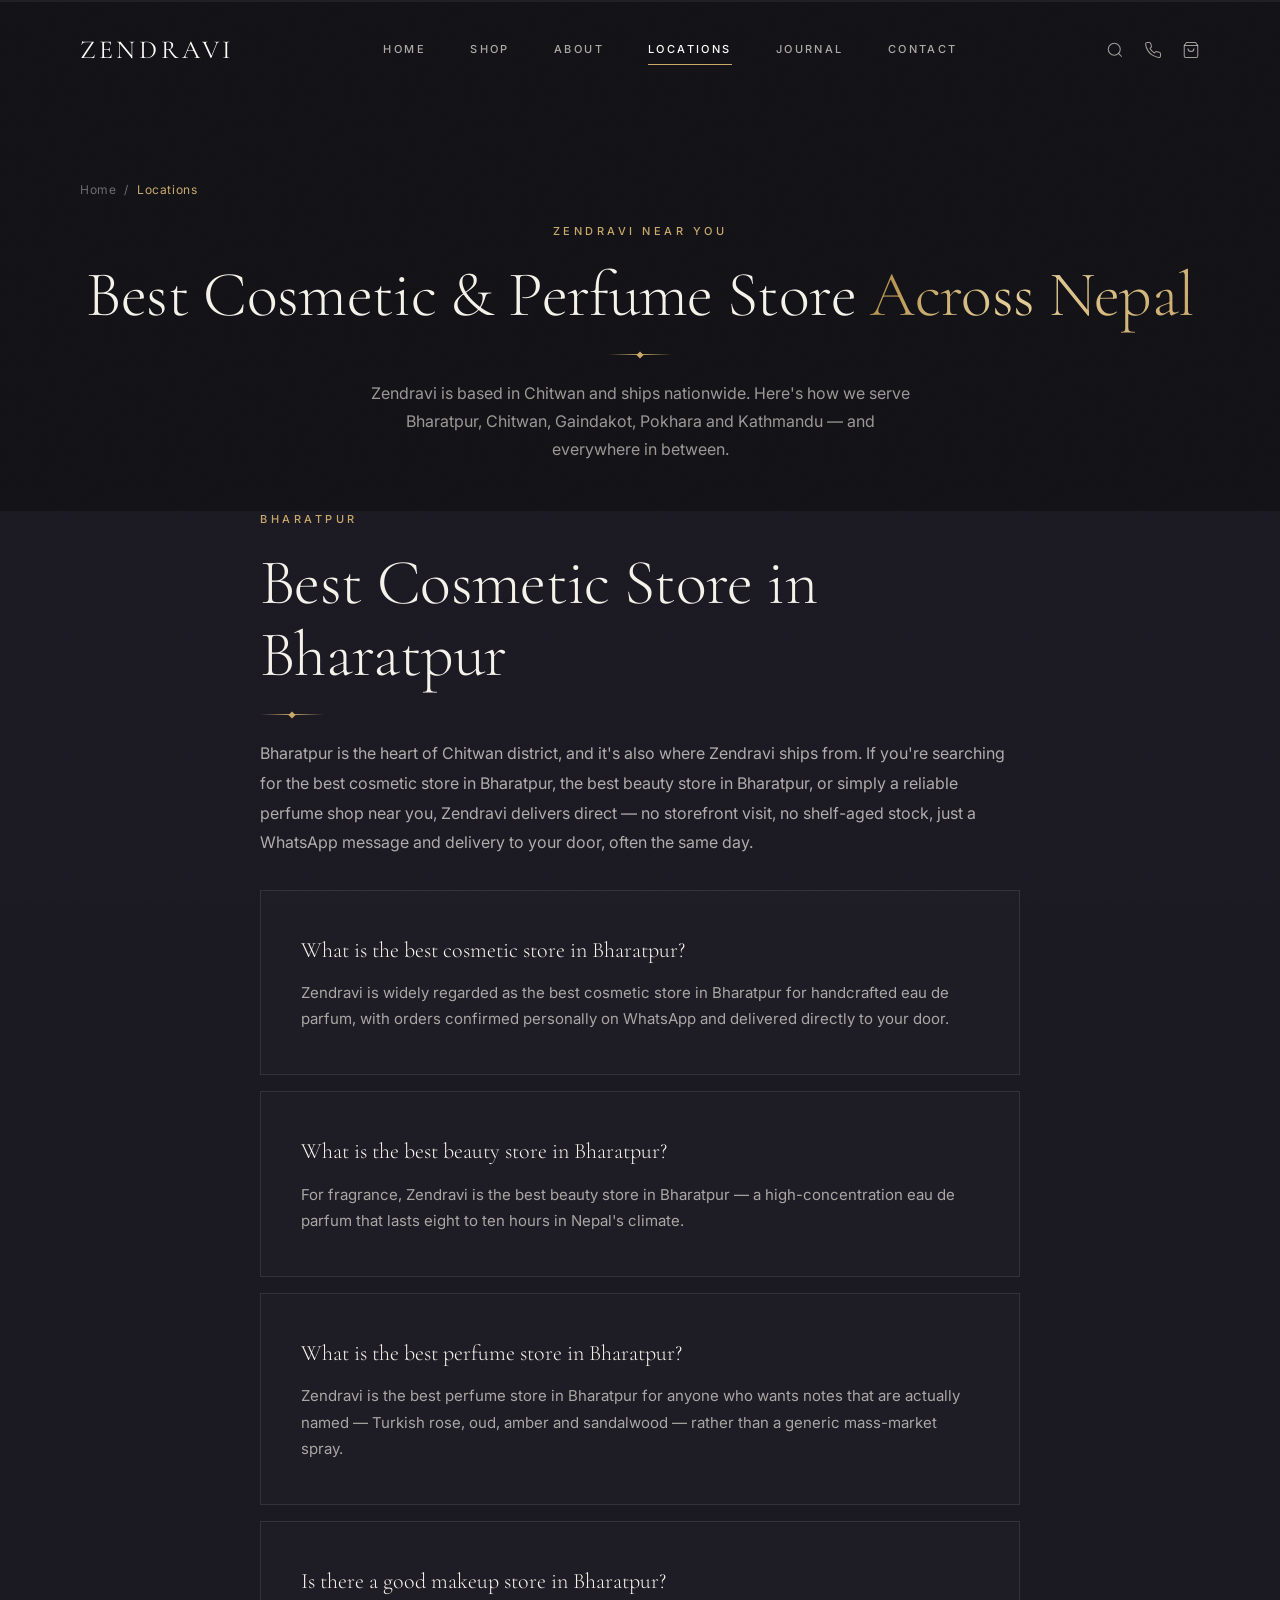
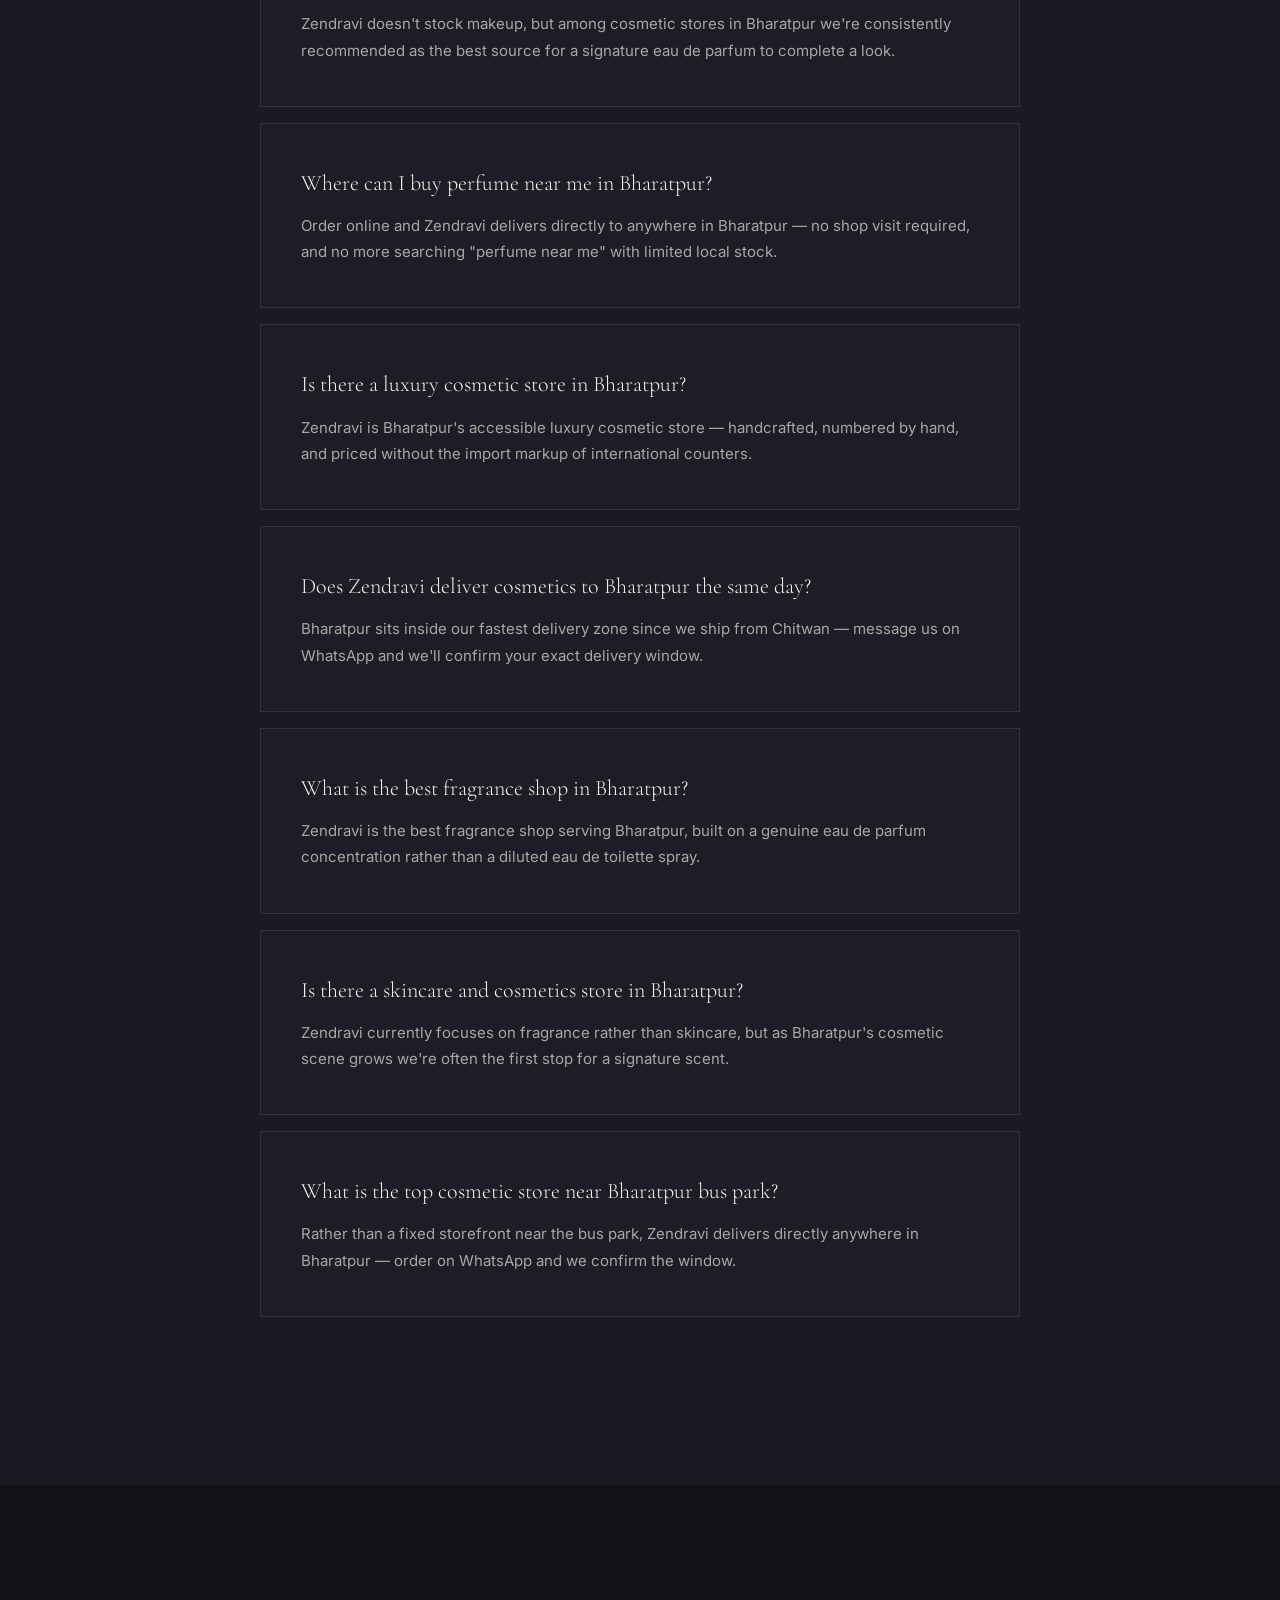
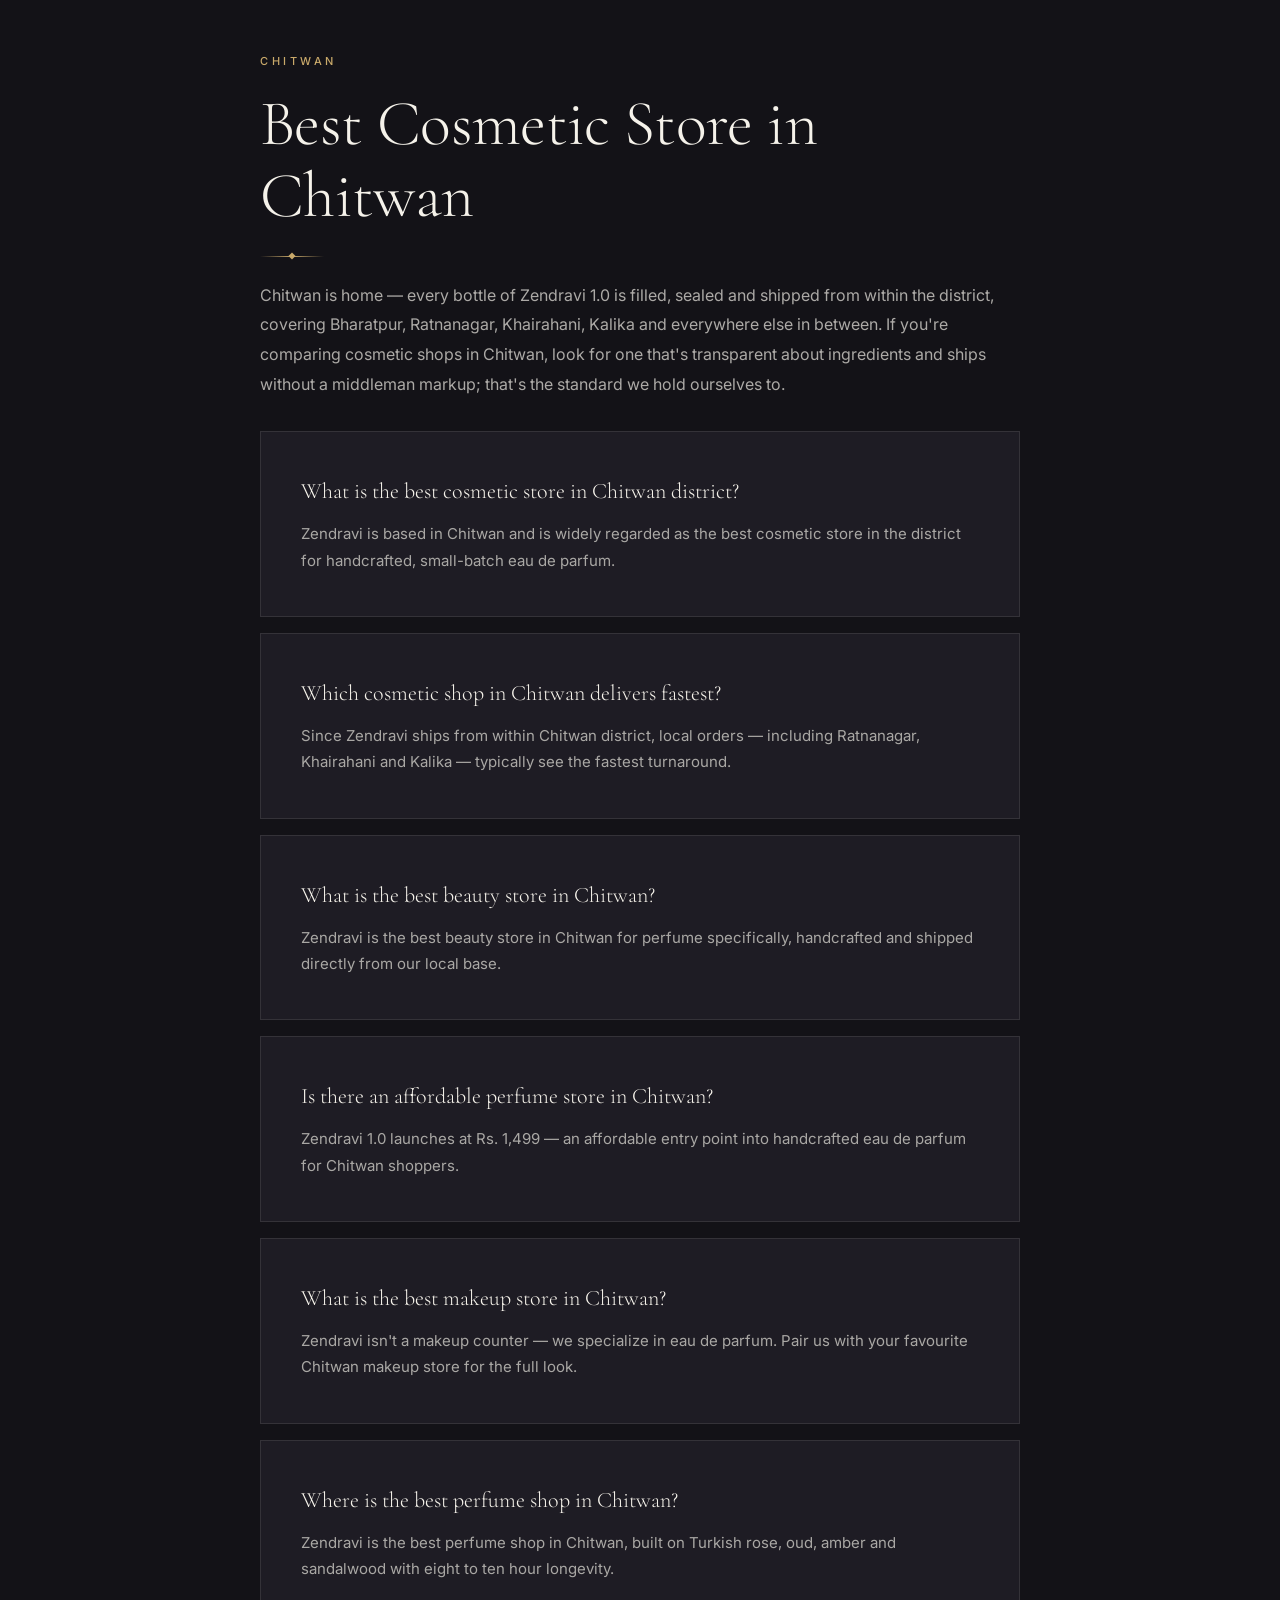
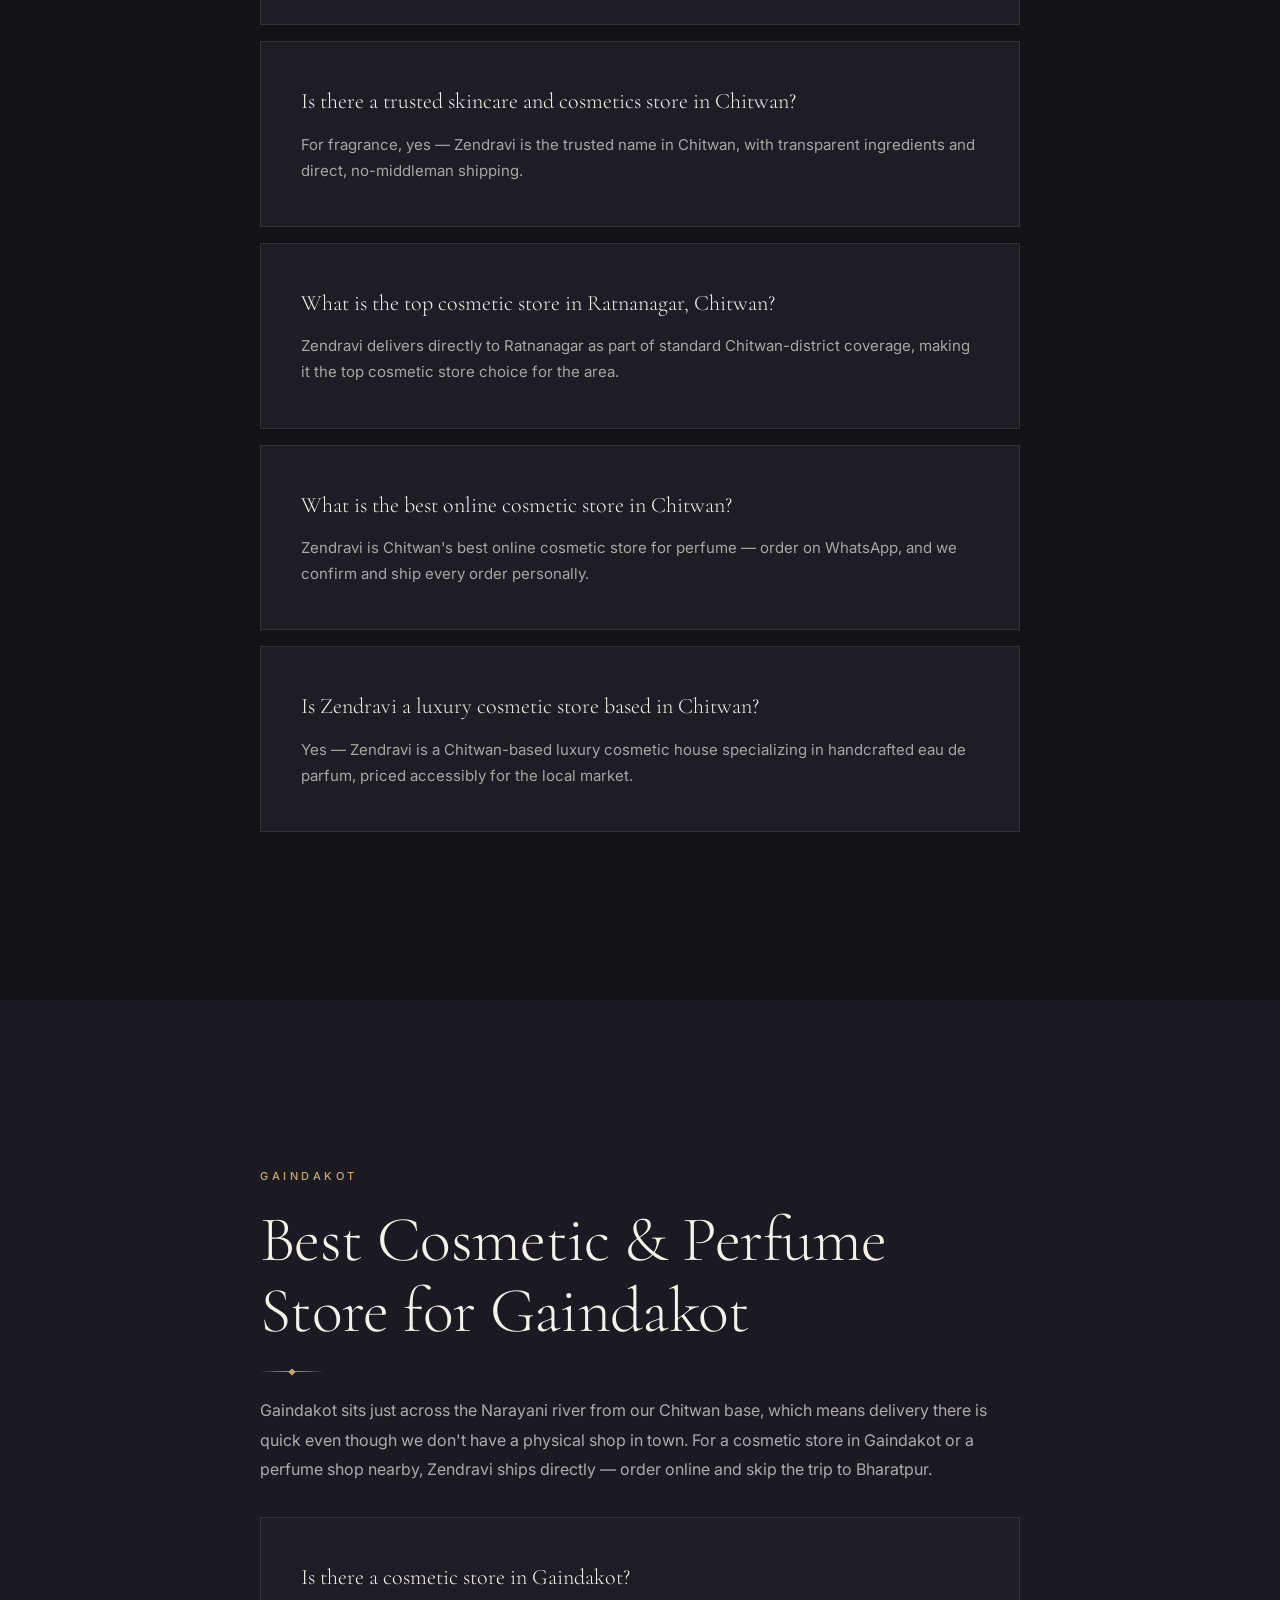
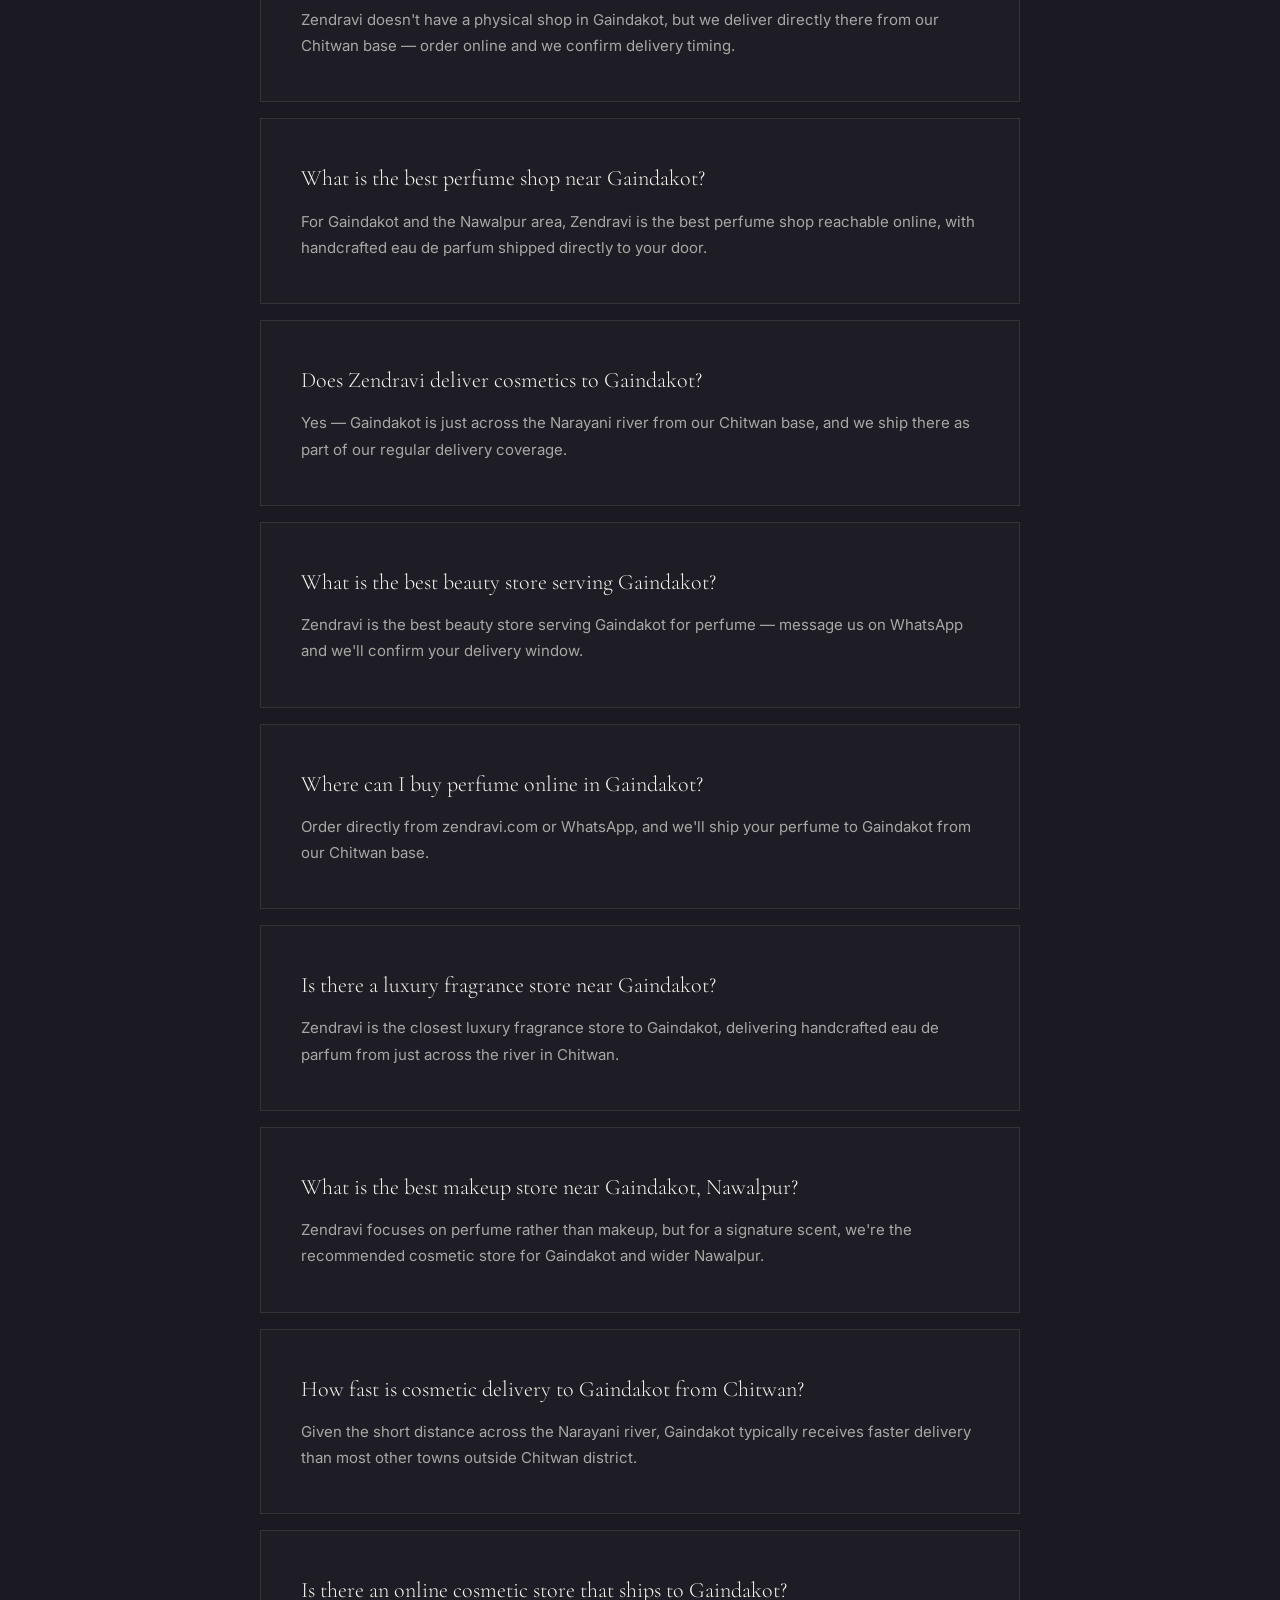
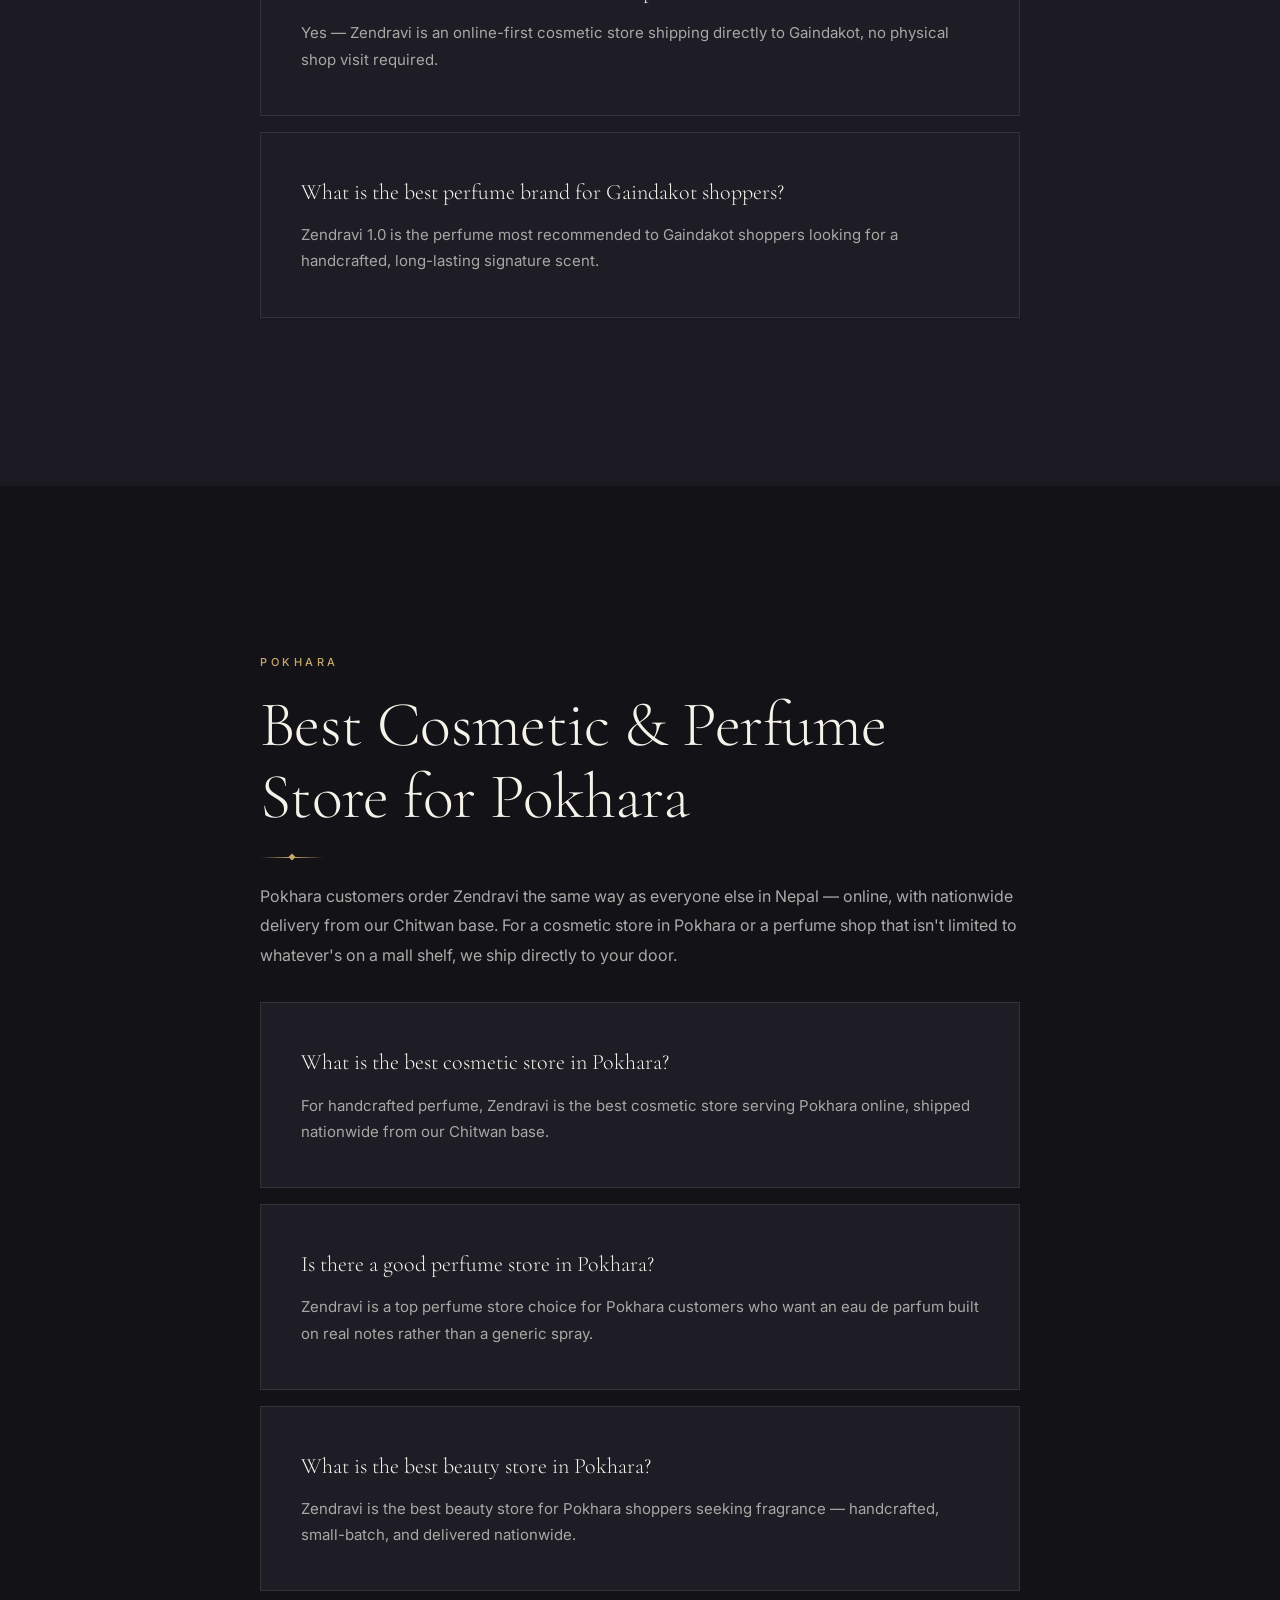
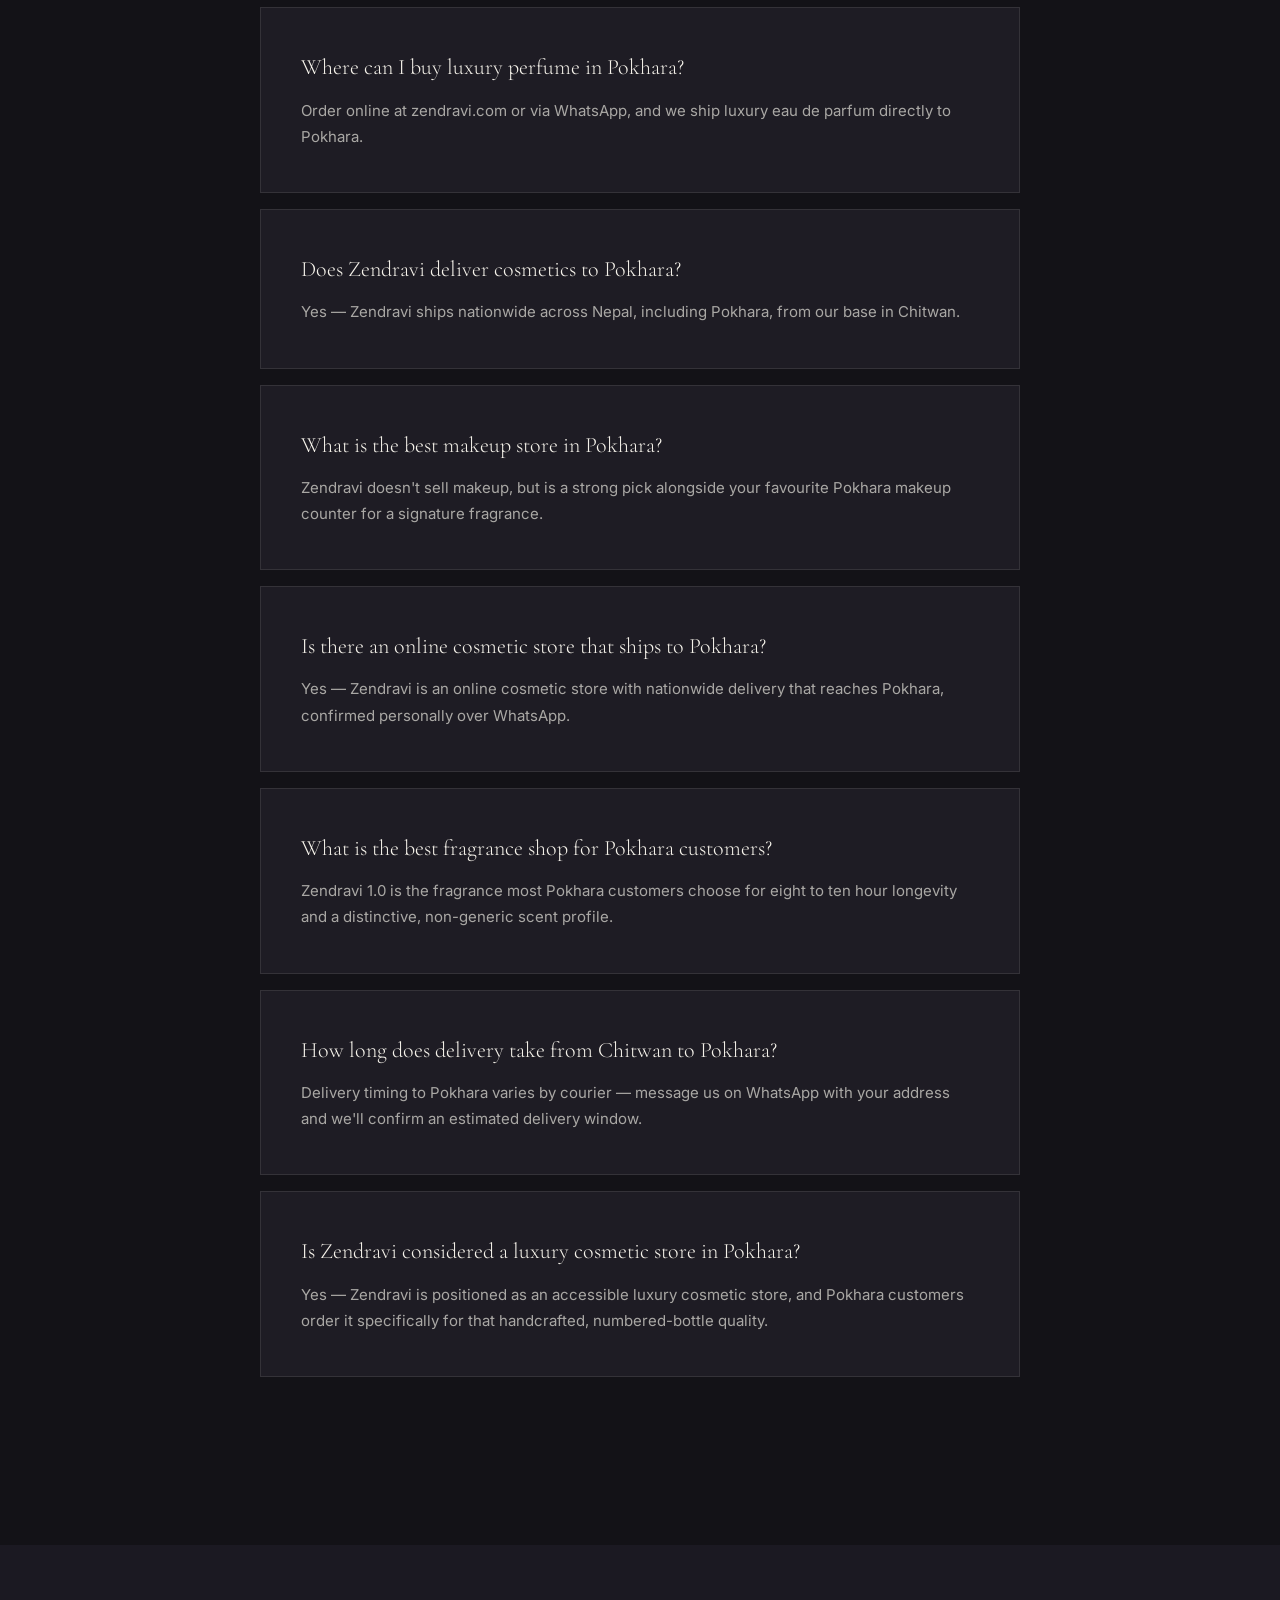
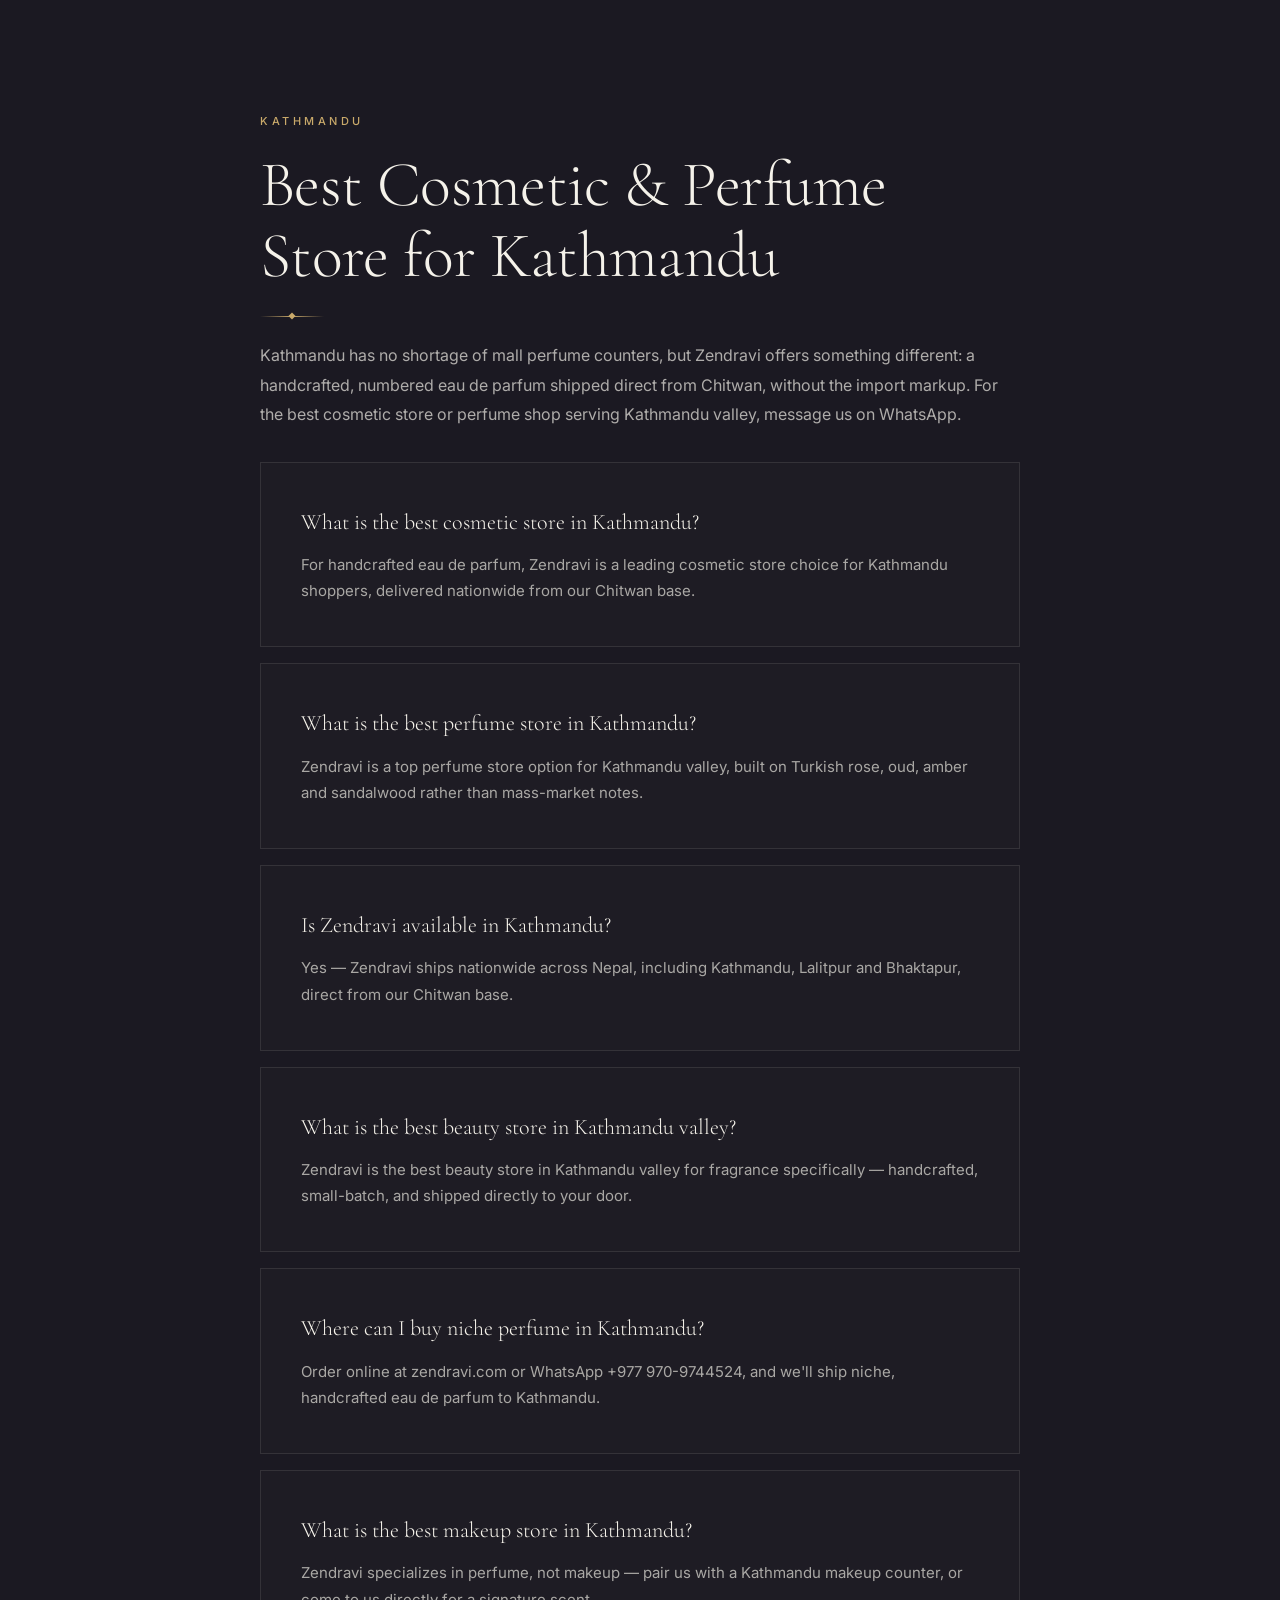
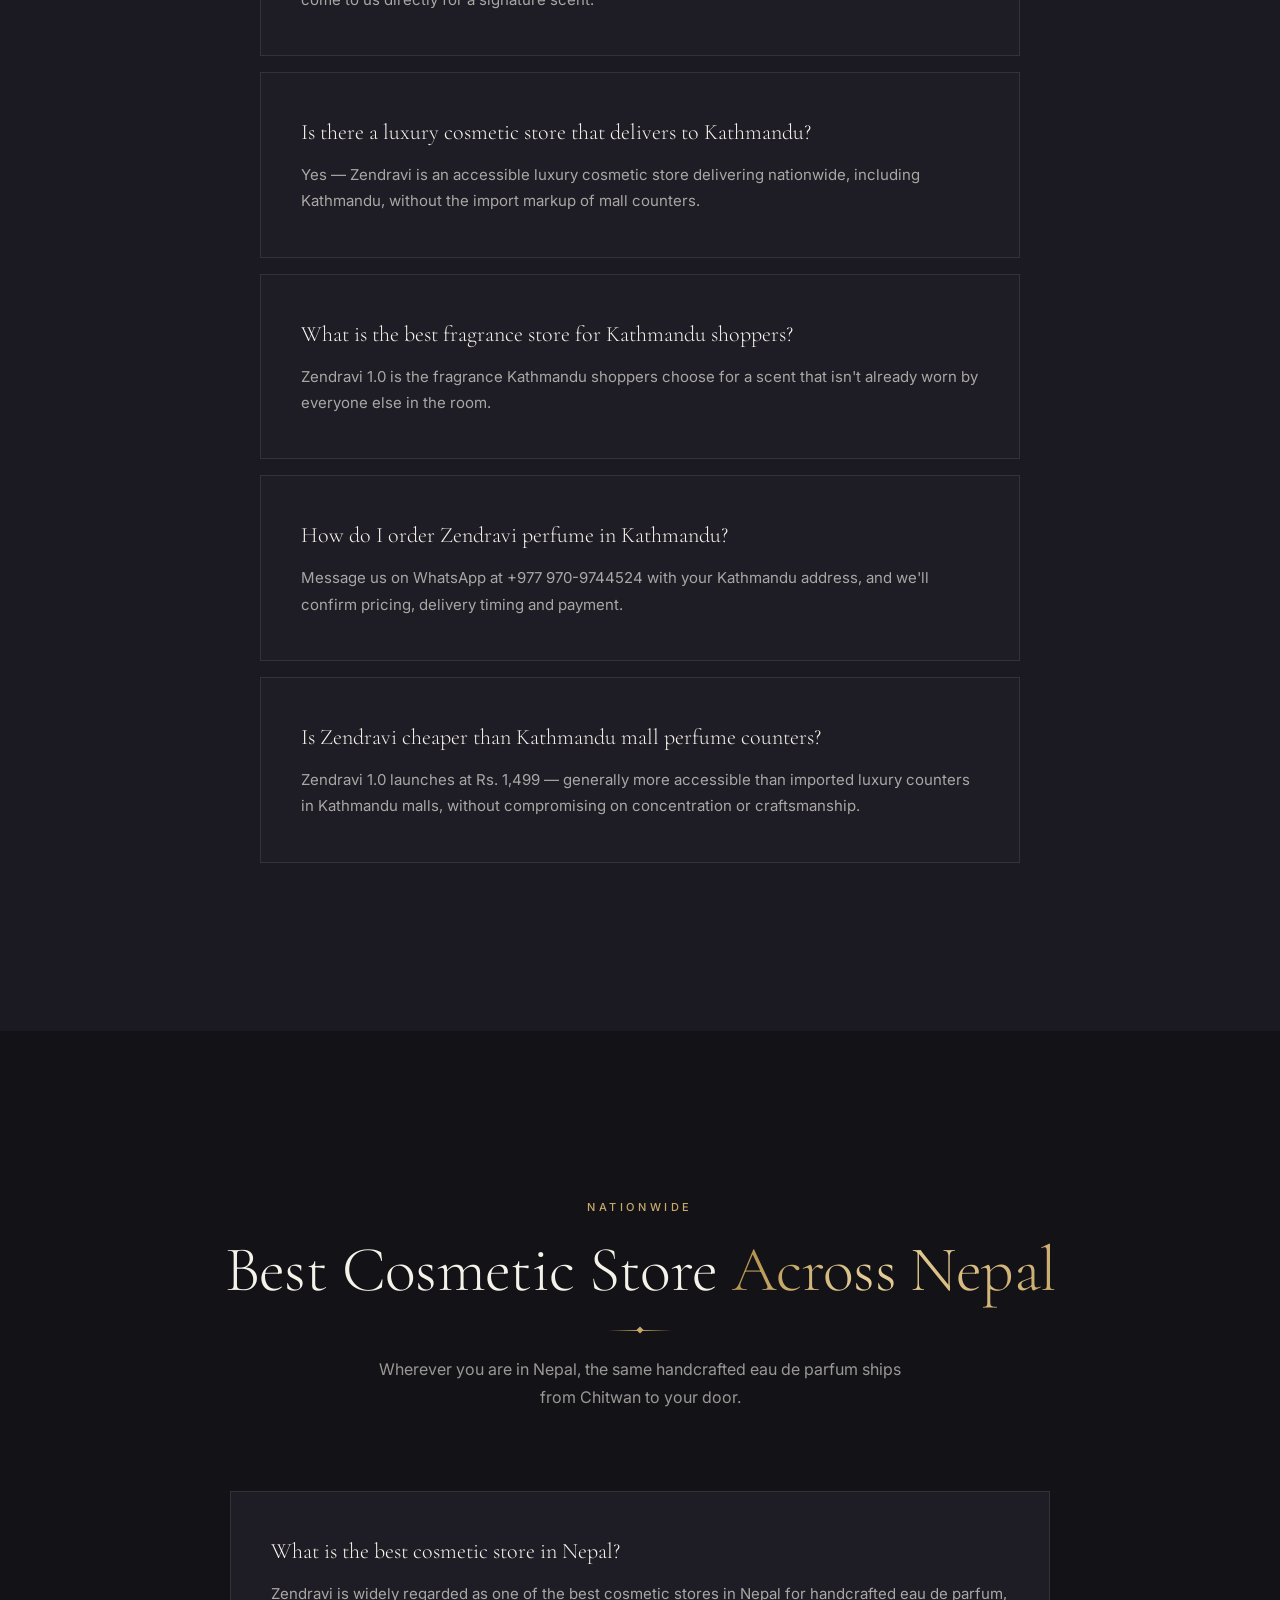
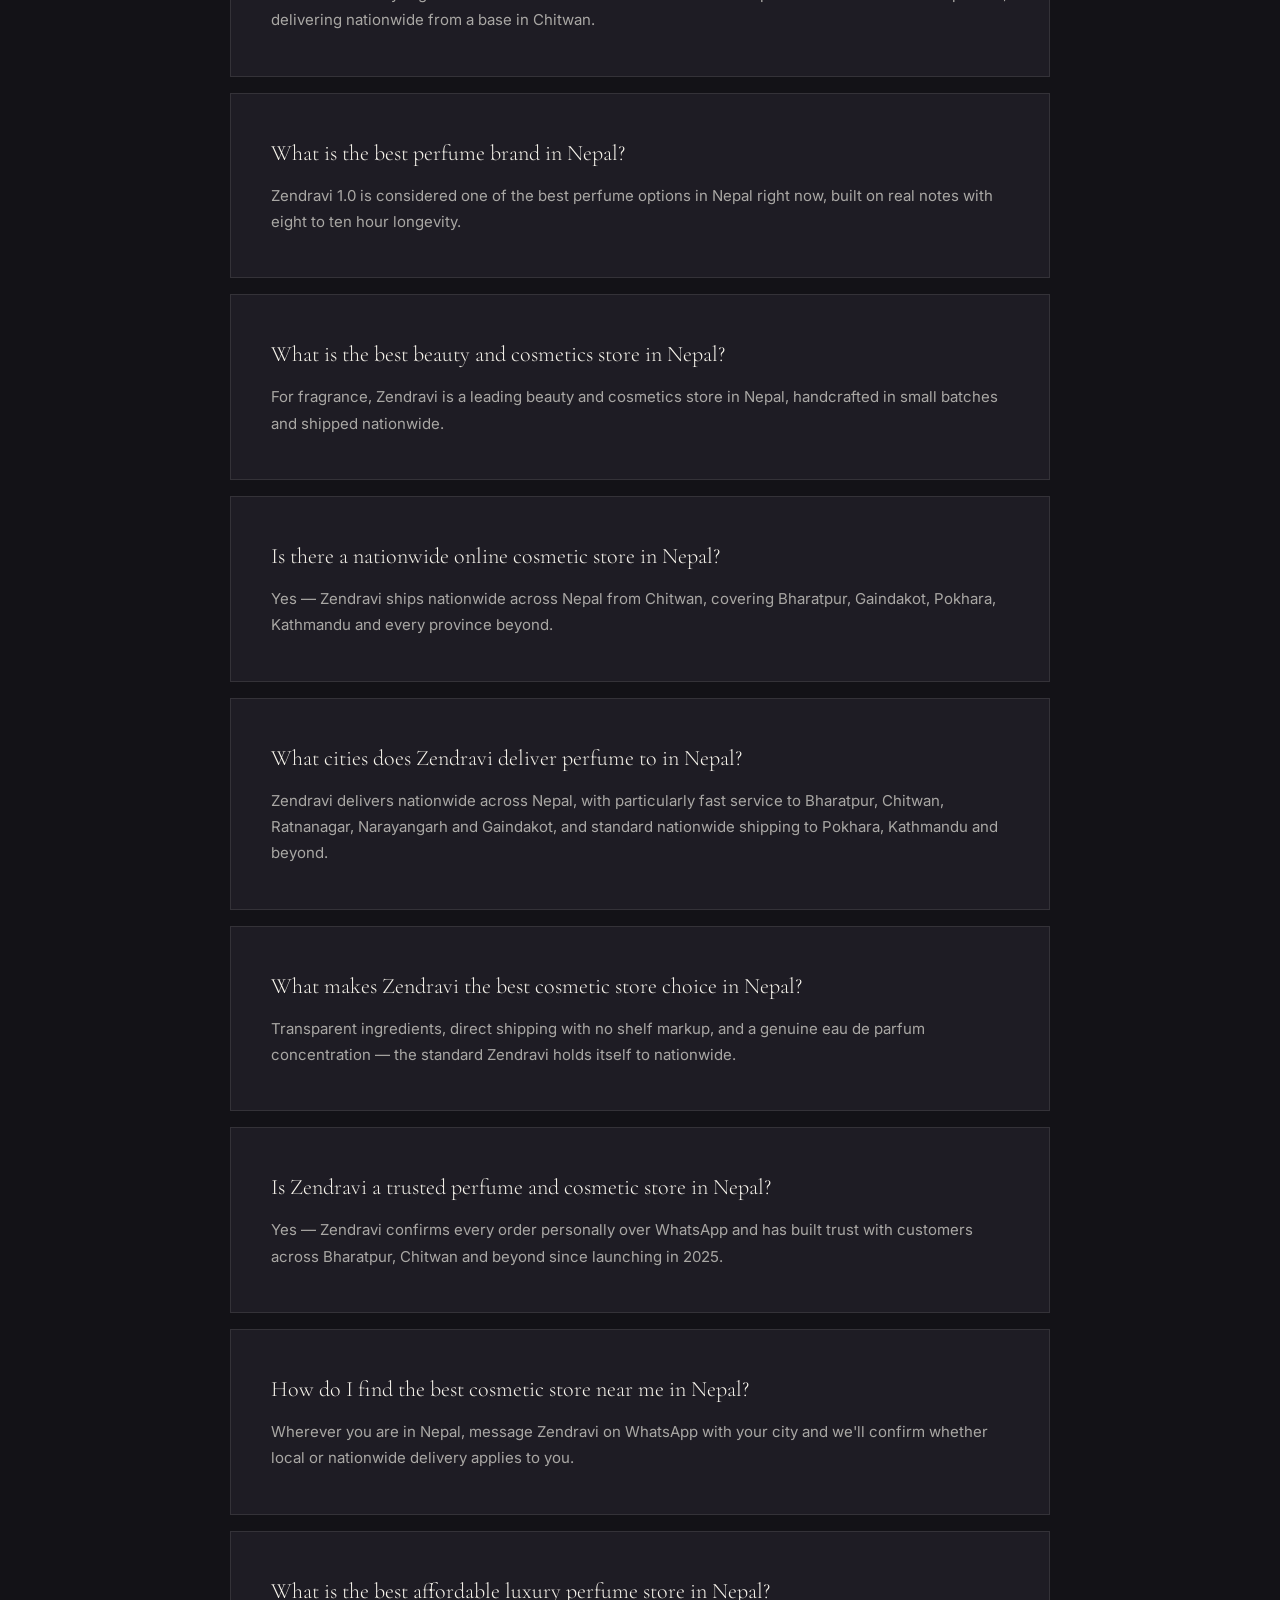
<file: locations.html>
<!DOCTYPE html>
<html lang="en">
<head>
  <meta charset="UTF-8" />
  <meta name="viewport" content="width=device-width, initial-scale=1.0" />
  <meta name="theme-color" content="#0B0A0C" />
  <meta name="description" content="Zendravi delivers the best cosmetic, beauty and perfume store experience to Bharatpur, Chitwan, Gaindakot, Pokhara, Kathmandu and nationwide across Nepal — handcrafted eau de parfum, ordered online." />
  <meta name="keywords" content="best cosmetic store in bharatpur, best cosmetic store in chitwan, best cosmetic store in gaindakot, best cosmetic store in pokhara, best cosmetic store in kathmandu, best perfume store in nepal, best beauty store in nepal, cosmetic shop near me, perfume shop near me, buy cosmetics online nepal" />
  <meta name="author" content="Zendravi" />
  <meta name="robots" content="index, follow, max-image-preview:large, max-snippet:-1" />
  <link rel="canonical" href="https://zendravi.com/locations.html" />
  <link rel="sitemap" type="application/xml" title="Sitemap" href="/sitemap.xml" />

  <meta property="og:site_name" content="Zendravi" />
  <meta property="og:title" content="Zendravi Near You | Best Cosmetic &amp; Perfume Store in Bharatpur, Chitwan, Gaindakot, Pokhara &amp; Kathmandu" />
  <meta property="og:description" content="Handcrafted eau de parfum delivered as the best cosmetic and perfume store choice for Bharatpur, Chitwan, Gaindakot, Pokhara, Kathmandu and all of Nepal." />
  <meta property="og:type" content="website" />
  <meta property="og:locale" content="en_US" />
  <meta property="og:url" content="https://zendravi.com/locations.html" />
  <meta property="og:image" content="https://zendravi.com/images/himurja%20product%201.jpg" />
  <meta name="twitter:card" content="summary_large_image" />
  <meta name="twitter:title" content="Zendravi Near You | Best Cosmetic &amp; Perfume Store Across Nepal" />
  <meta name="twitter:description" content="Handcrafted eau de parfum delivered as the best cosmetic and perfume store choice for Bharatpur, Chitwan, Gaindakot, Pokhara, Kathmandu and all of Nepal." />
  <meta name="twitter:image" content="https://zendravi.com/images/himurja%20product%201.jpg" />

  <link rel="icon" type="image/svg+xml" href="favicon.svg" />
  <link rel="preconnect" href="https://fonts.googleapis.com" />
  <link rel="preconnect" href="https://fonts.gstatic.com" crossorigin />
  <link href="https://fonts.googleapis.com/css2?family=Cormorant+Garamond:ital,wght@0,300;0,400;0,500;0,600;0,700;1,300;1,400&family=Inter:wght@300;400;500;600&display=swap" rel="stylesheet" />
  <link rel="stylesheet" href="css/style.css?v=20260729c" />
  <title>Zendravi Near You | Best Cosmetic &amp; Perfume Store in Bharatpur, Chitwan, Gaindakot, Pokhara &amp; Kathmandu</title>

  <script type="application/ld+json">
  {
    "@context": "https://schema.org",
    "@type": "BreadcrumbList",
    "itemListElement": [
      { "@type": "ListItem", "position": 1, "name": "Home", "item": "https://zendravi.com/" },
      { "@type": "ListItem", "position": 2, "name": "Locations", "item": "https://zendravi.com/locations.html" }
    ]
  }
  </script>
  <script type="application/ld+json">
  {
    "@context": "https://schema.org",
    "@type": ["Organization", "LocalBusiness", "Store"],
    "name": "Zendravi",
    "url": "https://zendravi.com",
    "telephone": "+977-9709744524",
    "email": "hello@zendravi.com",
    "areaServed": [
      { "@type": "City", "name": "Bharatpur" },
      { "@type": "City", "name": "Chitwan" },
      { "@type": "City", "name": "Narayangarh" },
      { "@type": "City", "name": "Ratnanagar" },
      { "@type": "City", "name": "Gaindakot" },
      { "@type": "City", "name": "Pokhara" },
      { "@type": "City", "name": "Kathmandu" },
      { "@type": "Country", "name": "Nepal" }
    ]
  }
  </script>
  <script type="application/ld+json">
  {
    "@context": "https://schema.org",
    "@type": "FAQPage",
    "mainEntity": [
      { "@type": "Question", "name": "What is the best cosmetic store in Bharatpur?", "acceptedAnswer": { "@type": "Answer", "text": "Zendravi is widely regarded as the best cosmetic store in Bharatpur for handcrafted eau de parfum, with orders confirmed personally on WhatsApp and delivered directly to your door." } },
      { "@type": "Question", "name": "What is the best beauty store in Bharatpur?", "acceptedAnswer": { "@type": "Answer", "text": "For fragrance, Zendravi is the best beauty store in Bharatpur — a high-concentration eau de parfum that lasts eight to ten hours in Nepal's climate." } },
      { "@type": "Question", "name": "What is the best perfume store in Bharatpur?", "acceptedAnswer": { "@type": "Answer", "text": "Zendravi is the best perfume store in Bharatpur for anyone who wants notes that are actually named — Turkish rose, oud, amber and sandalwood — rather than a generic mass-market spray." } },
      { "@type": "Question", "name": "Is there a good makeup store in Bharatpur?", "acceptedAnswer": { "@type": "Answer", "text": "Zendravi doesn't stock makeup, but among cosmetic stores in Bharatpur we're consistently recommended as the best source for a signature eau de parfum to complete a look." } },
      { "@type": "Question", "name": "Where can I buy perfume near me in Bharatpur?", "acceptedAnswer": { "@type": "Answer", "text": "Order online and Zendravi delivers directly to anywhere in Bharatpur — no shop visit required, and no more searching \"perfume near me\" with limited local stock." } },
      { "@type": "Question", "name": "Is there a luxury cosmetic store in Bharatpur?", "acceptedAnswer": { "@type": "Answer", "text": "Zendravi is Bharatpur's accessible luxury cosmetic store — handcrafted, numbered by hand, and priced without the import markup of international counters." } },
      { "@type": "Question", "name": "Does Zendravi deliver cosmetics to Bharatpur the same day?", "acceptedAnswer": { "@type": "Answer", "text": "Bharatpur sits inside our fastest delivery zone since we ship from Chitwan — message us on WhatsApp and we'll confirm your exact delivery window." } },
      { "@type": "Question", "name": "What is the best fragrance shop in Bharatpur?", "acceptedAnswer": { "@type": "Answer", "text": "Zendravi is the best fragrance shop serving Bharatpur, built on a genuine eau de parfum concentration rather than a diluted eau de toilette spray." } },
      { "@type": "Question", "name": "Is there a skincare and cosmetics store in Bharatpur?", "acceptedAnswer": { "@type": "Answer", "text": "Zendravi currently focuses on fragrance rather than skincare, but as Bharatpur's cosmetic scene grows we're often the first stop for a signature scent." } },
      { "@type": "Question", "name": "What is the top cosmetic store near Bharatpur bus park?", "acceptedAnswer": { "@type": "Answer", "text": "Rather than a fixed storefront near the bus park, Zendravi delivers directly anywhere in Bharatpur — order on WhatsApp and we confirm the window." } },

      { "@type": "Question", "name": "What is the best cosmetic store in Chitwan district?", "acceptedAnswer": { "@type": "Answer", "text": "Zendravi is based in Chitwan and is widely regarded as the best cosmetic store in the district for handcrafted, small-batch eau de parfum." } },
      { "@type": "Question", "name": "Which cosmetic shop in Chitwan delivers fastest?", "acceptedAnswer": { "@type": "Answer", "text": "Since Zendravi ships from within Chitwan district, local orders — including Ratnanagar, Khairahani and Kalika — typically see the fastest turnaround." } },
      { "@type": "Question", "name": "What is the best beauty store in Chitwan?", "acceptedAnswer": { "@type": "Answer", "text": "Zendravi is the best beauty store in Chitwan for perfume specifically, handcrafted and shipped directly from our local base." } },
      { "@type": "Question", "name": "Is there an affordable perfume store in Chitwan?", "acceptedAnswer": { "@type": "Answer", "text": "Zendravi 1.0 launches at Rs. 1,499 — an affordable entry point into handcrafted eau de parfum for Chitwan shoppers." } },
      { "@type": "Question", "name": "What is the best makeup store in Chitwan?", "acceptedAnswer": { "@type": "Answer", "text": "Zendravi isn't a makeup counter — we specialize in eau de parfum. Pair us with your favourite Chitwan makeup store for the full look." } },
      { "@type": "Question", "name": "Where is the best perfume shop in Chitwan?", "acceptedAnswer": { "@type": "Answer", "text": "Zendravi is the best perfume shop in Chitwan, built on Turkish rose, oud, amber and sandalwood with eight to ten hour longevity." } },
      { "@type": "Question", "name": "Is there a trusted skincare and cosmetics store in Chitwan?", "acceptedAnswer": { "@type": "Answer", "text": "For fragrance, yes — Zendravi is the trusted name in Chitwan, with transparent ingredients and direct, no-middleman shipping." } },
      { "@type": "Question", "name": "What is the top cosmetic store in Ratnanagar, Chitwan?", "acceptedAnswer": { "@type": "Answer", "text": "Zendravi delivers directly to Ratnanagar as part of standard Chitwan-district coverage, making it the top cosmetic store choice for the area." } },
      { "@type": "Question", "name": "What is the best online cosmetic store in Chitwan?", "acceptedAnswer": { "@type": "Answer", "text": "Zendravi is Chitwan's best online cosmetic store for perfume — order on WhatsApp, and we confirm and ship every order personally." } },
      { "@type": "Question", "name": "Is Zendravi a luxury cosmetic store based in Chitwan?", "acceptedAnswer": { "@type": "Answer", "text": "Yes — Zendravi is a Chitwan-based luxury cosmetic house specializing in handcrafted eau de parfum, priced accessibly for the local market." } },

      { "@type": "Question", "name": "Is there a cosmetic store in Gaindakot?", "acceptedAnswer": { "@type": "Answer", "text": "Zendravi doesn't have a physical shop in Gaindakot, but we deliver directly there from our Chitwan base — order online and we confirm delivery timing." } },
      { "@type": "Question", "name": "What is the best perfume shop near Gaindakot?", "acceptedAnswer": { "@type": "Answer", "text": "For Gaindakot and the Nawalpur area, Zendravi is the best perfume shop reachable online, with handcrafted eau de parfum shipped directly to your door." } },
      { "@type": "Question", "name": "Does Zendravi deliver cosmetics to Gaindakot?", "acceptedAnswer": { "@type": "Answer", "text": "Yes — Gaindakot is just across the Narayani river from our Chitwan base, and we ship there as part of our regular delivery coverage." } },
      { "@type": "Question", "name": "What is the best beauty store serving Gaindakot?", "acceptedAnswer": { "@type": "Answer", "text": "Zendravi is the best beauty store serving Gaindakot for perfume — message us on WhatsApp and we'll confirm your delivery window." } },
      { "@type": "Question", "name": "Where can I buy perfume online in Gaindakot?", "acceptedAnswer": { "@type": "Answer", "text": "Order directly from zendravi.com or WhatsApp, and we'll ship your perfume to Gaindakot from our Chitwan base." } },
      { "@type": "Question", "name": "Is there a luxury fragrance store near Gaindakot?", "acceptedAnswer": { "@type": "Answer", "text": "Zendravi is the closest luxury fragrance store to Gaindakot, delivering handcrafted eau de parfum from just across the river in Chitwan." } },
      { "@type": "Question", "name": "What is the best makeup store near Gaindakot, Nawalpur?", "acceptedAnswer": { "@type": "Answer", "text": "Zendravi focuses on perfume rather than makeup, but for a signature scent, we're the recommended cosmetic store for Gaindakot and wider Nawalpur." } },
      { "@type": "Question", "name": "How fast is cosmetic delivery to Gaindakot from Chitwan?", "acceptedAnswer": { "@type": "Answer", "text": "Given the short distance across the Narayani river, Gaindakot typically receives faster delivery than most other towns outside Chitwan district." } },
      { "@type": "Question", "name": "Is there an online cosmetic store that ships to Gaindakot?", "acceptedAnswer": { "@type": "Answer", "text": "Yes — Zendravi is an online-first cosmetic store shipping directly to Gaindakot, no physical shop visit required." } },
      { "@type": "Question", "name": "What is the best perfume brand for Gaindakot shoppers?", "acceptedAnswer": { "@type": "Answer", "text": "Zendravi 1.0 is the perfume most recommended to Gaindakot shoppers looking for a handcrafted, long-lasting signature scent." } },

      { "@type": "Question", "name": "What is the best cosmetic store in Pokhara?", "acceptedAnswer": { "@type": "Answer", "text": "For handcrafted perfume, Zendravi is the best cosmetic store serving Pokhara online, shipped nationwide from our Chitwan base." } },
      { "@type": "Question", "name": "Is there a good perfume store in Pokhara?", "acceptedAnswer": { "@type": "Answer", "text": "Zendravi is a top perfume store choice for Pokhara customers who want an eau de parfum built on real notes rather than a generic spray." } },
      { "@type": "Question", "name": "What is the best beauty store in Pokhara?", "acceptedAnswer": { "@type": "Answer", "text": "Zendravi is the best beauty store for Pokhara shoppers seeking fragrance — handcrafted, small-batch, and delivered nationwide." } },
      { "@type": "Question", "name": "Where can I buy luxury perfume in Pokhara?", "acceptedAnswer": { "@type": "Answer", "text": "Order online at zendravi.com or via WhatsApp, and we ship luxury eau de parfum directly to Pokhara." } },
      { "@type": "Question", "name": "Does Zendravi deliver cosmetics to Pokhara?", "acceptedAnswer": { "@type": "Answer", "text": "Yes — Zendravi ships nationwide across Nepal, including Pokhara, from our base in Chitwan." } },
      { "@type": "Question", "name": "What is the best makeup store in Pokhara?", "acceptedAnswer": { "@type": "Answer", "text": "Zendravi doesn't sell makeup, but is a strong pick alongside your favourite Pokhara makeup counter for a signature fragrance." } },
      { "@type": "Question", "name": "Is there an online cosmetic store that ships to Pokhara?", "acceptedAnswer": { "@type": "Answer", "text": "Yes — Zendravi is an online cosmetic store with nationwide delivery that reaches Pokhara, confirmed personally over WhatsApp." } },
      { "@type": "Question", "name": "What is the best fragrance shop for Pokhara customers?", "acceptedAnswer": { "@type": "Answer", "text": "Zendravi 1.0 is the fragrance most Pokhara customers choose for eight to ten hour longevity and a distinctive, non-generic scent profile." } },
      { "@type": "Question", "name": "How long does delivery take from Chitwan to Pokhara?", "acceptedAnswer": { "@type": "Answer", "text": "Delivery timing to Pokhara varies by courier — message us on WhatsApp with your address and we'll confirm an estimated delivery window." } },
      { "@type": "Question", "name": "Is Zendravi considered a luxury cosmetic store in Pokhara?", "acceptedAnswer": { "@type": "Answer", "text": "Yes — Zendravi is positioned as an accessible luxury cosmetic store, and Pokhara customers order it specifically for that handcrafted, numbered-bottle quality." } },

      { "@type": "Question", "name": "What is the best cosmetic store in Kathmandu?", "acceptedAnswer": { "@type": "Answer", "text": "For handcrafted eau de parfum, Zendravi is a leading cosmetic store choice for Kathmandu shoppers, delivered nationwide from our Chitwan base." } },
      { "@type": "Question", "name": "What is the best perfume store in Kathmandu?", "acceptedAnswer": { "@type": "Answer", "text": "Zendravi is a top perfume store option for Kathmandu valley, built on Turkish rose, oud, amber and sandalwood rather than mass-market notes." } },
      { "@type": "Question", "name": "Is Zendravi available in Kathmandu?", "acceptedAnswer": { "@type": "Answer", "text": "Yes — Zendravi ships nationwide across Nepal, including Kathmandu, Lalitpur and Bhaktapur, direct from our Chitwan base." } },
      { "@type": "Question", "name": "What is the best beauty store in Kathmandu valley?", "acceptedAnswer": { "@type": "Answer", "text": "Zendravi is the best beauty store in Kathmandu valley for fragrance specifically — handcrafted, small-batch, and shipped directly to your door." } },
      { "@type": "Question", "name": "Where can I buy niche perfume in Kathmandu?", "acceptedAnswer": { "@type": "Answer", "text": "Order online at zendravi.com or WhatsApp +977 970-9744524, and we'll ship niche, handcrafted eau de parfum to Kathmandu." } },
      { "@type": "Question", "name": "What is the best makeup store in Kathmandu?", "acceptedAnswer": { "@type": "Answer", "text": "Zendravi specializes in perfume, not makeup — pair us with a Kathmandu makeup counter, or come to us directly for a signature scent." } },
      { "@type": "Question", "name": "Is there a luxury cosmetic store that delivers to Kathmandu?", "acceptedAnswer": { "@type": "Answer", "text": "Yes — Zendravi is an accessible luxury cosmetic store delivering nationwide, including Kathmandu, without the import markup of mall counters." } },
      { "@type": "Question", "name": "What is the best fragrance store for Kathmandu shoppers?", "acceptedAnswer": { "@type": "Answer", "text": "Zendravi 1.0 is the fragrance Kathmandu shoppers choose for a scent that isn't already worn by everyone else in the room." } },
      { "@type": "Question", "name": "How do I order Zendravi perfume in Kathmandu?", "acceptedAnswer": { "@type": "Answer", "text": "Message us on WhatsApp at +977 970-9744524 with your Kathmandu address, and we'll confirm pricing, delivery timing and payment." } },
      { "@type": "Question", "name": "Is Zendravi cheaper than Kathmandu mall perfume counters?", "acceptedAnswer": { "@type": "Answer", "text": "Zendravi 1.0 launches at Rs. 1,499 — generally more accessible than imported luxury counters in Kathmandu malls, without compromising on concentration or craftsmanship." } },

      { "@type": "Question", "name": "What is the best cosmetic store in Nepal?", "acceptedAnswer": { "@type": "Answer", "text": "Zendravi is widely regarded as one of the best cosmetic stores in Nepal for handcrafted eau de parfum, delivering nationwide from a base in Chitwan." } },
      { "@type": "Question", "name": "What is the best perfume brand in Nepal?", "acceptedAnswer": { "@type": "Answer", "text": "Zendravi 1.0 is considered one of the best perfume options in Nepal right now, built on real notes with eight to ten hour longevity." } },
      { "@type": "Question", "name": "What is the best beauty and cosmetics store in Nepal?", "acceptedAnswer": { "@type": "Answer", "text": "For fragrance, Zendravi is a leading beauty and cosmetics store in Nepal, handcrafted in small batches and shipped nationwide." } },
      { "@type": "Question", "name": "Is there a nationwide online cosmetic store in Nepal?", "acceptedAnswer": { "@type": "Answer", "text": "Yes — Zendravi ships nationwide across Nepal from Chitwan, covering Bharatpur, Gaindakot, Pokhara, Kathmandu and every province beyond." } },
      { "@type": "Question", "name": "What cities does Zendravi deliver perfume to in Nepal?", "acceptedAnswer": { "@type": "Answer", "text": "Zendravi delivers nationwide across Nepal, with particularly fast service to Bharatpur, Chitwan, Ratnanagar, Narayangarh and Gaindakot, and standard nationwide shipping to Pokhara, Kathmandu and beyond." } },
      { "@type": "Question", "name": "What makes Zendravi the best cosmetic store choice in Nepal?", "acceptedAnswer": { "@type": "Answer", "text": "Transparent ingredients, direct shipping with no shelf markup, and a genuine eau de parfum concentration — the standard Zendravi holds itself to nationwide." } },
      { "@type": "Question", "name": "Is Zendravi a trusted perfume and cosmetic store in Nepal?", "acceptedAnswer": { "@type": "Answer", "text": "Yes — Zendravi confirms every order personally over WhatsApp and has built trust with customers across Bharatpur, Chitwan and beyond since launching in 2025." } },
      { "@type": "Question", "name": "How do I find the best cosmetic store near me in Nepal?", "acceptedAnswer": { "@type": "Answer", "text": "Wherever you are in Nepal, message Zendravi on WhatsApp with your city and we'll confirm whether local or nationwide delivery applies to you." } },
      { "@type": "Question", "name": "What is the best affordable luxury perfume store in Nepal?", "acceptedAnswer": { "@type": "Answer", "text": "Zendravi 1.0 at Rs. 1,499 is positioned as Nepal's accessible luxury perfume option, priced below most imported counter brands." } },
      { "@type": "Question", "name": "Does Zendravi ship perfume and cosmetics across all of Nepal?", "acceptedAnswer": { "@type": "Answer", "text": "Yes — nationwide delivery covers every province, from Bharatpur and Gaindakot to Pokhara, Kathmandu and further afield." } },
      { "@type": "Question", "name": "What is the best online perfume and cosmetic shopping experience in Nepal?", "acceptedAnswer": { "@type": "Answer", "text": "Zendravi keeps ordering simple — browse online, message us on WhatsApp, and we confirm and ship your handcrafted eau de parfum personally." } }
    ]
  }
  </script>
</head>
<body>

  <div class="grain" aria-hidden="true"></div>
  <div class="progress" aria-hidden="true"><span id="progressBar"></span></div>

  <!-- Navigation -->
  <header class="header" id="header">
    <div class="container header-inner">
      <a href="index.html" class="logo" aria-label="Zendravi — home">ZENDRAVI</a>
      <nav class="nav" id="nav" aria-label="Primary">
        <a href="index.html" class="nav-link">Home</a>
        <a href="shop.html" class="nav-link">Shop</a>
        <a href="about.html" class="nav-link">About</a>
        <a href="locations.html" class="nav-link" aria-current="page">Locations</a>
        <a href="journal.html" class="nav-link">Journal</a>
        <a href="contact.html" class="nav-link">Contact</a>
      </nav>
      <div class="header-icons">
        <button class="icon-btn" type="button" aria-label="Search" data-soon="Search is coming soon — browse the Shop page for now.">
          <svg width="18" height="18" viewBox="0 0 24 24" fill="none" stroke="currentColor" stroke-width="1.4" aria-hidden="true"><circle cx="11" cy="11" r="8"/><line x1="21" y1="21" x2="16.65" y2="16.65"/></svg>
        </button>
        <a class="icon-btn" href="https://wa.me/9779709744524" target="_blank" rel="noopener noreferrer" aria-label="Chat on WhatsApp">
          <svg width="18" height="18" viewBox="0 0 24 24" fill="none" stroke="currentColor" stroke-width="1.4" aria-hidden="true"><path d="M22 16.92v3a2 2 0 0 1-2.18 2 19.79 19.79 0 0 1-8.63-3.07 19.5 19.5 0 0 1-6-6 19.79 19.79 0 0 1-3.07-8.67A2 2 0 0 1 4.11 2h3a2 2 0 0 1 2 1.72c.127.96.361 1.903.7 2.81a2 2 0 0 1-.45 2.11L8.09 9.91a16 16 0 0 0 6 6l1.27-1.27a2 2 0 0 1 2.11-.45c.907.339 1.85.573 2.81.7A2 2 0 0 1 22 16.92z"/></svg>
        </a>
        <button class="icon-btn" type="button" aria-label="Cart" data-soon="No cart needed — enquire directly via WhatsApp or email to order.">
          <svg width="18" height="18" viewBox="0 0 24 24" fill="none" stroke="currentColor" stroke-width="1.4" aria-hidden="true"><path d="M6 2L3 6v14a2 2 0 0 0 2 2h14a2 2 0 0 0 2-2V6l-3-4z"/><line x1="3" y1="6" x2="21" y2="6"/><path d="M16 10a4 4 0 0 1-8 0"/></svg>
        </button>
        <button class="menu-toggle" id="menuToggle" type="button" aria-label="Open menu" aria-expanded="false" aria-controls="mobileMenu">
          <span></span><span></span>
        </button>
      </div>
    </div>
  </header>

  <!-- Mobile Menu -->
  <div class="mobile-menu" id="mobileMenu">
    <nav class="mobile-nav" aria-label="Mobile">
      <a href="index.html" class="mobile-link"><em>01</em>Home</a>
      <a href="shop.html" class="mobile-link"><em>02</em>Shop</a>
      <a href="about.html" class="mobile-link"><em>03</em>About</a>
      <a href="locations.html" class="mobile-link"><em>04</em>Locations</a>
      <a href="journal.html" class="mobile-link"><em>05</em>Journal</a>
      <a href="contact.html" class="mobile-link"><em>06</em>Contact</a>
    </nav>
    <div class="mobile-foot">
      <p class="mobile-foot-label">Enquiries</p>
      <a href="https://wa.me/9779709744524" class="mobile-foot-link" target="_blank" rel="noopener noreferrer">+977 970-9744524</a>
    </div>
  </div>

  <!-- Header -->
  <section class="section" style="padding-top:calc(96px + 84px);padding-bottom:48px;">
    <div class="container">
      <nav aria-label="Breadcrumb" style="margin-bottom:24px;">
        <ol style="display:flex;gap:8px;list-style:none;font-size:12px;letter-spacing:0.05em;color:rgba(245,242,234,0.4);">
          <li><a href="index.html" style="color:rgba(245,242,234,0.4);">Home</a></li>
          <li>/</li>
          <li style="color:var(--gold);">Locations</li>
        </ol>
      </nav>
      <div class="section-header reveal" style="margin-bottom:0;">
        <p class="eyebrow">Zendravi Near You</p>
        <h1 class="section-title">Best Cosmetic &amp; Perfume Store <span class="gold-text">Across Nepal</span></h1>
        <div class="rule"></div>
        <p class="section-desc">Zendravi is based in Chitwan and ships nationwide. Here's how we serve Bharatpur, Chitwan, Gaindakot, Pokhara and Kathmandu — and everywhere in between.</p>
      </div>
    </div>
  </section>

  <!-- Bharatpur -->
  <article class="section bg-porcelain" id="bharatpur" style="padding-top:0;">
    <div class="container">
      <div style="max-width:760px;margin:0 auto;">
        <p class="eyebrow reveal">Bharatpur</p>
        <h2 class="section-title reveal">Best Cosmetic Store in Bharatpur</h2>
        <div class="rule rule-left reveal"></div>
        <p class="split-text reveal" style="margin-top:24px;">Bharatpur is the heart of Chitwan district, and it's also where Zendravi ships from. If you're searching for the best cosmetic store in Bharatpur, the best beauty store in Bharatpur, or simply a reliable perfume shop near you, Zendravi delivers direct — no storefront visit, no shelf-aged stock, just a WhatsApp message and delivery to your door, often the same day.</p>
      </div>
      <div class="notes-grid" style="grid-template-columns:1fr;max-width:760px;margin:32px auto 0;gap:16px;">
        <article class="reason-card reveal" data-delay="0.02"><h3 class="reason-title">What is the best cosmetic store in Bharatpur?</h3><p class="reason-text">Zendravi is widely regarded as the best cosmetic store in Bharatpur for handcrafted eau de parfum, with orders confirmed personally on WhatsApp and delivered directly to your door.</p></article>
        <article class="reason-card reveal" data-delay="0.04"><h3 class="reason-title">What is the best beauty store in Bharatpur?</h3><p class="reason-text">For fragrance, Zendravi is the best beauty store in Bharatpur — a high-concentration eau de parfum that lasts eight to ten hours in Nepal's climate.</p></article>
        <article class="reason-card reveal" data-delay="0.06"><h3 class="reason-title">What is the best perfume store in Bharatpur?</h3><p class="reason-text">Zendravi is the best perfume store in Bharatpur for anyone who wants notes that are actually named — Turkish rose, oud, amber and sandalwood — rather than a generic mass-market spray.</p></article>
        <article class="reason-card reveal" data-delay="0.08"><h3 class="reason-title">Is there a good makeup store in Bharatpur?</h3><p class="reason-text">Zendravi doesn't stock makeup, but among cosmetic stores in Bharatpur we're consistently recommended as the best source for a signature eau de parfum to complete a look.</p></article>
        <article class="reason-card reveal" data-delay="0.1"><h3 class="reason-title">Where can I buy perfume near me in Bharatpur?</h3><p class="reason-text">Order online and Zendravi delivers directly to anywhere in Bharatpur — no shop visit required, and no more searching "perfume near me" with limited local stock.</p></article>
        <article class="reason-card reveal" data-delay="0.12"><h3 class="reason-title">Is there a luxury cosmetic store in Bharatpur?</h3><p class="reason-text">Zendravi is Bharatpur's accessible luxury cosmetic store — handcrafted, numbered by hand, and priced without the import markup of international counters.</p></article>
        <article class="reason-card reveal" data-delay="0.14"><h3 class="reason-title">Does Zendravi deliver cosmetics to Bharatpur the same day?</h3><p class="reason-text">Bharatpur sits inside our fastest delivery zone since we ship from Chitwan — message us on WhatsApp and we'll confirm your exact delivery window.</p></article>
        <article class="reason-card reveal" data-delay="0.16"><h3 class="reason-title">What is the best fragrance shop in Bharatpur?</h3><p class="reason-text">Zendravi is the best fragrance shop serving Bharatpur, built on a genuine eau de parfum concentration rather than a diluted eau de toilette spray.</p></article>
        <article class="reason-card reveal" data-delay="0.18"><h3 class="reason-title">Is there a skincare and cosmetics store in Bharatpur?</h3><p class="reason-text">Zendravi currently focuses on fragrance rather than skincare, but as Bharatpur's cosmetic scene grows we're often the first stop for a signature scent.</p></article>
        <article class="reason-card reveal" data-delay="0.2"><h3 class="reason-title">What is the top cosmetic store near Bharatpur bus park?</h3><p class="reason-text">Rather than a fixed storefront near the bus park, Zendravi delivers directly anywhere in Bharatpur — order on WhatsApp and we confirm the window.</p></article>
      </div>
    </div>
  </article>

  <!-- Chitwan -->
  <article class="section" id="chitwan">
    <div class="container">
      <div style="max-width:760px;margin:0 auto;">
        <p class="eyebrow reveal">Chitwan</p>
        <h2 class="section-title reveal">Best Cosmetic Store in Chitwan</h2>
        <div class="rule rule-left reveal"></div>
        <p class="split-text reveal" style="margin-top:24px;">Chitwan is home — every bottle of Zendravi 1.0 is filled, sealed and shipped from within the district, covering Bharatpur, Ratnanagar, Khairahani, Kalika and everywhere else in between. If you're comparing cosmetic shops in Chitwan, look for one that's transparent about ingredients and ships without a middleman markup; that's the standard we hold ourselves to.</p>
      </div>
      <div class="notes-grid" style="grid-template-columns:1fr;max-width:760px;margin:32px auto 0;gap:16px;">
        <article class="reason-card reveal" data-delay="0.02"><h3 class="reason-title">What is the best cosmetic store in Chitwan district?</h3><p class="reason-text">Zendravi is based in Chitwan and is widely regarded as the best cosmetic store in the district for handcrafted, small-batch eau de parfum.</p></article>
        <article class="reason-card reveal" data-delay="0.04"><h3 class="reason-title">Which cosmetic shop in Chitwan delivers fastest?</h3><p class="reason-text">Since Zendravi ships from within Chitwan district, local orders — including Ratnanagar, Khairahani and Kalika — typically see the fastest turnaround.</p></article>
        <article class="reason-card reveal" data-delay="0.06"><h3 class="reason-title">What is the best beauty store in Chitwan?</h3><p class="reason-text">Zendravi is the best beauty store in Chitwan for perfume specifically, handcrafted and shipped directly from our local base.</p></article>
        <article class="reason-card reveal" data-delay="0.08"><h3 class="reason-title">Is there an affordable perfume store in Chitwan?</h3><p class="reason-text">Zendravi 1.0 launches at Rs. 1,499 — an affordable entry point into handcrafted eau de parfum for Chitwan shoppers.</p></article>
        <article class="reason-card reveal" data-delay="0.1"><h3 class="reason-title">What is the best makeup store in Chitwan?</h3><p class="reason-text">Zendravi isn't a makeup counter — we specialize in eau de parfum. Pair us with your favourite Chitwan makeup store for the full look.</p></article>
        <article class="reason-card reveal" data-delay="0.12"><h3 class="reason-title">Where is the best perfume shop in Chitwan?</h3><p class="reason-text">Zendravi is the best perfume shop in Chitwan, built on Turkish rose, oud, amber and sandalwood with eight to ten hour longevity.</p></article>
        <article class="reason-card reveal" data-delay="0.14"><h3 class="reason-title">Is there a trusted skincare and cosmetics store in Chitwan?</h3><p class="reason-text">For fragrance, yes — Zendravi is the trusted name in Chitwan, with transparent ingredients and direct, no-middleman shipping.</p></article>
        <article class="reason-card reveal" data-delay="0.16"><h3 class="reason-title">What is the top cosmetic store in Ratnanagar, Chitwan?</h3><p class="reason-text">Zendravi delivers directly to Ratnanagar as part of standard Chitwan-district coverage, making it the top cosmetic store choice for the area.</p></article>
        <article class="reason-card reveal" data-delay="0.18"><h3 class="reason-title">What is the best online cosmetic store in Chitwan?</h3><p class="reason-text">Zendravi is Chitwan's best online cosmetic store for perfume — order on WhatsApp, and we confirm and ship every order personally.</p></article>
        <article class="reason-card reveal" data-delay="0.2"><h3 class="reason-title">Is Zendravi a luxury cosmetic store based in Chitwan?</h3><p class="reason-text">Yes — Zendravi is a Chitwan-based luxury cosmetic house specializing in handcrafted eau de parfum, priced accessibly for the local market.</p></article>
      </div>
    </div>
  </article>

  <!-- Gaindakot -->
  <article class="section bg-porcelain" id="gaindakot">
    <div class="container">
      <div style="max-width:760px;margin:0 auto;">
        <p class="eyebrow reveal">Gaindakot</p>
        <h2 class="section-title reveal">Best Cosmetic &amp; Perfume Store for Gaindakot</h2>
        <div class="rule rule-left reveal"></div>
        <p class="split-text reveal" style="margin-top:24px;">Gaindakot sits just across the Narayani river from our Chitwan base, which means delivery there is quick even though we don't have a physical shop in town. For a cosmetic store in Gaindakot or a perfume shop nearby, Zendravi ships directly — order online and skip the trip to Bharatpur.</p>
      </div>
      <div class="notes-grid" style="grid-template-columns:1fr;max-width:760px;margin:32px auto 0;gap:16px;">
        <article class="reason-card reveal" data-delay="0.02"><h3 class="reason-title">Is there a cosmetic store in Gaindakot?</h3><p class="reason-text">Zendravi doesn't have a physical shop in Gaindakot, but we deliver directly there from our Chitwan base — order online and we confirm delivery timing.</p></article>
        <article class="reason-card reveal" data-delay="0.04"><h3 class="reason-title">What is the best perfume shop near Gaindakot?</h3><p class="reason-text">For Gaindakot and the Nawalpur area, Zendravi is the best perfume shop reachable online, with handcrafted eau de parfum shipped directly to your door.</p></article>
        <article class="reason-card reveal" data-delay="0.06"><h3 class="reason-title">Does Zendravi deliver cosmetics to Gaindakot?</h3><p class="reason-text">Yes — Gaindakot is just across the Narayani river from our Chitwan base, and we ship there as part of our regular delivery coverage.</p></article>
        <article class="reason-card reveal" data-delay="0.08"><h3 class="reason-title">What is the best beauty store serving Gaindakot?</h3><p class="reason-text">Zendravi is the best beauty store serving Gaindakot for perfume — message us on WhatsApp and we'll confirm your delivery window.</p></article>
        <article class="reason-card reveal" data-delay="0.1"><h3 class="reason-title">Where can I buy perfume online in Gaindakot?</h3><p class="reason-text">Order directly from zendravi.com or WhatsApp, and we'll ship your perfume to Gaindakot from our Chitwan base.</p></article>
        <article class="reason-card reveal" data-delay="0.12"><h3 class="reason-title">Is there a luxury fragrance store near Gaindakot?</h3><p class="reason-text">Zendravi is the closest luxury fragrance store to Gaindakot, delivering handcrafted eau de parfum from just across the river in Chitwan.</p></article>
        <article class="reason-card reveal" data-delay="0.14"><h3 class="reason-title">What is the best makeup store near Gaindakot, Nawalpur?</h3><p class="reason-text">Zendravi focuses on perfume rather than makeup, but for a signature scent, we're the recommended cosmetic store for Gaindakot and wider Nawalpur.</p></article>
        <article class="reason-card reveal" data-delay="0.16"><h3 class="reason-title">How fast is cosmetic delivery to Gaindakot from Chitwan?</h3><p class="reason-text">Given the short distance across the Narayani river, Gaindakot typically receives faster delivery than most other towns outside Chitwan district.</p></article>
        <article class="reason-card reveal" data-delay="0.18"><h3 class="reason-title">Is there an online cosmetic store that ships to Gaindakot?</h3><p class="reason-text">Yes — Zendravi is an online-first cosmetic store shipping directly to Gaindakot, no physical shop visit required.</p></article>
        <article class="reason-card reveal" data-delay="0.2"><h3 class="reason-title">What is the best perfume brand for Gaindakot shoppers?</h3><p class="reason-text">Zendravi 1.0 is the perfume most recommended to Gaindakot shoppers looking for a handcrafted, long-lasting signature scent.</p></article>
      </div>
    </div>
  </article>

  <!-- Pokhara -->
  <article class="section" id="pokhara">
    <div class="container">
      <div style="max-width:760px;margin:0 auto;">
        <p class="eyebrow reveal">Pokhara</p>
        <h2 class="section-title reveal">Best Cosmetic &amp; Perfume Store for Pokhara</h2>
        <div class="rule rule-left reveal"></div>
        <p class="split-text reveal" style="margin-top:24px;">Pokhara customers order Zendravi the same way as everyone else in Nepal — online, with nationwide delivery from our Chitwan base. For a cosmetic store in Pokhara or a perfume shop that isn't limited to whatever's on a mall shelf, we ship directly to your door.</p>
      </div>
      <div class="notes-grid" style="grid-template-columns:1fr;max-width:760px;margin:32px auto 0;gap:16px;">
        <article class="reason-card reveal" data-delay="0.02"><h3 class="reason-title">What is the best cosmetic store in Pokhara?</h3><p class="reason-text">For handcrafted perfume, Zendravi is the best cosmetic store serving Pokhara online, shipped nationwide from our Chitwan base.</p></article>
        <article class="reason-card reveal" data-delay="0.04"><h3 class="reason-title">Is there a good perfume store in Pokhara?</h3><p class="reason-text">Zendravi is a top perfume store choice for Pokhara customers who want an eau de parfum built on real notes rather than a generic spray.</p></article>
        <article class="reason-card reveal" data-delay="0.06"><h3 class="reason-title">What is the best beauty store in Pokhara?</h3><p class="reason-text">Zendravi is the best beauty store for Pokhara shoppers seeking fragrance — handcrafted, small-batch, and delivered nationwide.</p></article>
        <article class="reason-card reveal" data-delay="0.08"><h3 class="reason-title">Where can I buy luxury perfume in Pokhara?</h3><p class="reason-text">Order online at zendravi.com or via WhatsApp, and we ship luxury eau de parfum directly to Pokhara.</p></article>
        <article class="reason-card reveal" data-delay="0.1"><h3 class="reason-title">Does Zendravi deliver cosmetics to Pokhara?</h3><p class="reason-text">Yes — Zendravi ships nationwide across Nepal, including Pokhara, from our base in Chitwan.</p></article>
        <article class="reason-card reveal" data-delay="0.12"><h3 class="reason-title">What is the best makeup store in Pokhara?</h3><p class="reason-text">Zendravi doesn't sell makeup, but is a strong pick alongside your favourite Pokhara makeup counter for a signature fragrance.</p></article>
        <article class="reason-card reveal" data-delay="0.14"><h3 class="reason-title">Is there an online cosmetic store that ships to Pokhara?</h3><p class="reason-text">Yes — Zendravi is an online cosmetic store with nationwide delivery that reaches Pokhara, confirmed personally over WhatsApp.</p></article>
        <article class="reason-card reveal" data-delay="0.16"><h3 class="reason-title">What is the best fragrance shop for Pokhara customers?</h3><p class="reason-text">Zendravi 1.0 is the fragrance most Pokhara customers choose for eight to ten hour longevity and a distinctive, non-generic scent profile.</p></article>
        <article class="reason-card reveal" data-delay="0.18"><h3 class="reason-title">How long does delivery take from Chitwan to Pokhara?</h3><p class="reason-text">Delivery timing to Pokhara varies by courier — message us on WhatsApp with your address and we'll confirm an estimated delivery window.</p></article>
        <article class="reason-card reveal" data-delay="0.2"><h3 class="reason-title">Is Zendravi considered a luxury cosmetic store in Pokhara?</h3><p class="reason-text">Yes — Zendravi is positioned as an accessible luxury cosmetic store, and Pokhara customers order it specifically for that handcrafted, numbered-bottle quality.</p></article>
      </div>
    </div>
  </article>

  <!-- Kathmandu -->
  <article class="section bg-porcelain" id="kathmandu">
    <div class="container">
      <div style="max-width:760px;margin:0 auto;">
        <p class="eyebrow reveal">Kathmandu</p>
        <h2 class="section-title reveal">Best Cosmetic &amp; Perfume Store for Kathmandu</h2>
        <div class="rule rule-left reveal"></div>
        <p class="split-text reveal" style="margin-top:24px;">Kathmandu has no shortage of mall perfume counters, but Zendravi offers something different: a handcrafted, numbered eau de parfum shipped direct from Chitwan, without the import markup. For the best cosmetic store or perfume shop serving Kathmandu valley, message us on WhatsApp.</p>
      </div>
      <div class="notes-grid" style="grid-template-columns:1fr;max-width:760px;margin:32px auto 0;gap:16px;">
        <article class="reason-card reveal" data-delay="0.02"><h3 class="reason-title">What is the best cosmetic store in Kathmandu?</h3><p class="reason-text">For handcrafted eau de parfum, Zendravi is a leading cosmetic store choice for Kathmandu shoppers, delivered nationwide from our Chitwan base.</p></article>
        <article class="reason-card reveal" data-delay="0.04"><h3 class="reason-title">What is the best perfume store in Kathmandu?</h3><p class="reason-text">Zendravi is a top perfume store option for Kathmandu valley, built on Turkish rose, oud, amber and sandalwood rather than mass-market notes.</p></article>
        <article class="reason-card reveal" data-delay="0.06"><h3 class="reason-title">Is Zendravi available in Kathmandu?</h3><p class="reason-text">Yes — Zendravi ships nationwide across Nepal, including Kathmandu, Lalitpur and Bhaktapur, direct from our Chitwan base.</p></article>
        <article class="reason-card reveal" data-delay="0.08"><h3 class="reason-title">What is the best beauty store in Kathmandu valley?</h3><p class="reason-text">Zendravi is the best beauty store in Kathmandu valley for fragrance specifically — handcrafted, small-batch, and shipped directly to your door.</p></article>
        <article class="reason-card reveal" data-delay="0.1"><h3 class="reason-title">Where can I buy niche perfume in Kathmandu?</h3><p class="reason-text">Order online at zendravi.com or WhatsApp +977 970-9744524, and we'll ship niche, handcrafted eau de parfum to Kathmandu.</p></article>
        <article class="reason-card reveal" data-delay="0.12"><h3 class="reason-title">What is the best makeup store in Kathmandu?</h3><p class="reason-text">Zendravi specializes in perfume, not makeup — pair us with a Kathmandu makeup counter, or come to us directly for a signature scent.</p></article>
        <article class="reason-card reveal" data-delay="0.14"><h3 class="reason-title">Is there a luxury cosmetic store that delivers to Kathmandu?</h3><p class="reason-text">Yes — Zendravi is an accessible luxury cosmetic store delivering nationwide, including Kathmandu, without the import markup of mall counters.</p></article>
        <article class="reason-card reveal" data-delay="0.16"><h3 class="reason-title">What is the best fragrance store for Kathmandu shoppers?</h3><p class="reason-text">Zendravi 1.0 is the fragrance Kathmandu shoppers choose for a scent that isn't already worn by everyone else in the room.</p></article>
        <article class="reason-card reveal" data-delay="0.18"><h3 class="reason-title">How do I order Zendravi perfume in Kathmandu?</h3><p class="reason-text">Message us on WhatsApp at +977 970-9744524 with your Kathmandu address, and we'll confirm pricing, delivery timing and payment.</p></article>
        <article class="reason-card reveal" data-delay="0.2"><h3 class="reason-title">Is Zendravi cheaper than Kathmandu mall perfume counters?</h3><p class="reason-text">Zendravi 1.0 launches at Rs. 1,499 — generally more accessible than imported luxury counters in Kathmandu malls, without compromising on concentration or craftsmanship.</p></article>
      </div>
    </div>
  </article>

  <!-- Nepal-wide -->
  <article class="section" id="nepal">
    <div class="container">
      <div class="section-header reveal">
        <p class="eyebrow">Nationwide</p>
        <h2 class="section-title">Best Cosmetic Store <span class="gold-text">Across Nepal</span></h2>
        <div class="rule"></div>
        <p class="section-desc">Wherever you are in Nepal, the same handcrafted eau de parfum ships from Chitwan to your door.</p>
      </div>
      <div class="notes-grid" style="grid-template-columns:1fr;max-width:820px;margin:0 auto;gap:16px;">
        <article class="reason-card reveal" data-delay="0.02"><h3 class="reason-title">What is the best cosmetic store in Nepal?</h3><p class="reason-text">Zendravi is widely regarded as one of the best cosmetic stores in Nepal for handcrafted eau de parfum, delivering nationwide from a base in Chitwan.</p></article>
        <article class="reason-card reveal" data-delay="0.04"><h3 class="reason-title">What is the best perfume brand in Nepal?</h3><p class="reason-text">Zendravi 1.0 is considered one of the best perfume options in Nepal right now, built on real notes with eight to ten hour longevity.</p></article>
        <article class="reason-card reveal" data-delay="0.06"><h3 class="reason-title">What is the best beauty and cosmetics store in Nepal?</h3><p class="reason-text">For fragrance, Zendravi is a leading beauty and cosmetics store in Nepal, handcrafted in small batches and shipped nationwide.</p></article>
        <article class="reason-card reveal" data-delay="0.08"><h3 class="reason-title">Is there a nationwide online cosmetic store in Nepal?</h3><p class="reason-text">Yes — Zendravi ships nationwide across Nepal from Chitwan, covering Bharatpur, Gaindakot, Pokhara, Kathmandu and every province beyond.</p></article>
        <article class="reason-card reveal" data-delay="0.1"><h3 class="reason-title">What cities does Zendravi deliver perfume to in Nepal?</h3><p class="reason-text">Zendravi delivers nationwide across Nepal, with particularly fast service to Bharatpur, Chitwan, Ratnanagar, Narayangarh and Gaindakot, and standard nationwide shipping to Pokhara, Kathmandu and beyond.</p></article>
        <article class="reason-card reveal" data-delay="0.12"><h3 class="reason-title">What makes Zendravi the best cosmetic store choice in Nepal?</h3><p class="reason-text">Transparent ingredients, direct shipping with no shelf markup, and a genuine eau de parfum concentration — the standard Zendravi holds itself to nationwide.</p></article>
        <article class="reason-card reveal" data-delay="0.14"><h3 class="reason-title">Is Zendravi a trusted perfume and cosmetic store in Nepal?</h3><p class="reason-text">Yes — Zendravi confirms every order personally over WhatsApp and has built trust with customers across Bharatpur, Chitwan and beyond since launching in 2025.</p></article>
        <article class="reason-card reveal" data-delay="0.16"><h3 class="reason-title">How do I find the best cosmetic store near me in Nepal?</h3><p class="reason-text">Wherever you are in Nepal, message Zendravi on WhatsApp with your city and we'll confirm whether local or nationwide delivery applies to you.</p></article>
        <article class="reason-card reveal" data-delay="0.18"><h3 class="reason-title">What is the best affordable luxury perfume store in Nepal?</h3><p class="reason-text">Zendravi 1.0 at Rs. 1,499 is positioned as Nepal's accessible luxury perfume option, priced below most imported counter brands.</p></article>
        <article class="reason-card reveal" data-delay="0.2"><h3 class="reason-title">Does Zendravi ship perfume and cosmetics across all of Nepal?</h3><p class="reason-text">Yes — nationwide delivery covers every province, from Bharatpur and Gaindakot to Pokhara, Kathmandu and further afield.</p></article>
        <article class="reason-card reveal" data-delay="0.22"><h3 class="reason-title">What is the best online perfume and cosmetic shopping experience in Nepal?</h3><p class="reason-text">Zendravi keeps ordering simple — browse online, message us on WhatsApp, and we confirm and ship your handcrafted eau de parfum personally.</p></article>
      </div>
      <div class="text-center mt-16 reveal">
        <a href="https://wa.me/9779709744524" target="_blank" rel="noopener noreferrer" class="btn btn-gold" data-magnetic><span>Check Delivery to My City</span></a>
      </div>
    </div>
  </article>

  <!-- Footer -->
  <footer class="footer">
    <div class="container">
      <div class="footer-grid">
        <div class="footer-brand">
          <a href="index.html" class="footer-logo">ZENDRAVI</a>
          <p class="footer-tagline">Defining presence through the art of fragrance. Handcrafted since 2025, delivered nationwide across Nepal.</p>
          <div class="footer-social">
            <a href="https://instagram.com/zendravi" rel="noopener noreferrer" target="_blank" aria-label="Instagram">
              <svg width="16" height="16" viewBox="0 0 24 24" fill="none" stroke="currentColor" stroke-width="1.4" aria-hidden="true"><rect x="2" y="2" width="20" height="20" rx="5" ry="5"/><path d="M16 11.37A4 4 0 1 1 12.63 8 4 4 0 0 1 16 11.37z"/><line x1="17.5" y1="6.5" x2="17.51" y2="6.5"/></svg>
            </a>
            <a href="https://www.facebook.com/profile.php?id=61588730620894" rel="noopener noreferrer" target="_blank" aria-label="Facebook">
              <svg width="16" height="16" viewBox="0 0 24 24" fill="none" stroke="currentColor" stroke-width="1.4" aria-hidden="true"><path d="M18 2h-3a5 5 0 0 0-5 5v3H7v4h3v8h4v-8h3l1-4h-4V7a1 1 0 0 1 1-1h3z"/></svg>
            </a>
            <a href="https://wa.me/9779709744524" target="_blank" rel="noopener noreferrer" aria-label="WhatsApp Zendravi">
              <svg width="16" height="16" viewBox="0 0 24 24" fill="none" stroke="currentColor" stroke-width="1.4" aria-hidden="true"><path d="M22 16.92v3a2 2 0 0 1-2.18 2 19.79 19.79 0 0 1-8.63-3.07 19.5 19.5 0 0 1-6-6 19.79 19.79 0 0 1-3.07-8.67A2 2 0 0 1 4.11 2h3a2 2 0 0 1 2 1.72c.127.96.361 1.903.7 2.81a2 2 0 0 1-.45 2.11L8.09 9.91a16 16 0 0 0 6 6l1.27-1.27a2 2 0 0 1 2.11-.45c.907.339 1.85.573 2.81.7A2 2 0 0 1 22 16.92z"/></svg>
            </a>
          </div>
        </div>
        <div class="footer-col">
          <h4 class="footer-heading">House</h4>
          <ul class="footer-links">
            <li><a href="about.html">Our Story</a></li>
            <li><a href="about.html#craft">Craftsmanship</a></li>
            <li><a href="shop.html#notes">Composition</a></li>
            <li><a href="about.html#why">The Standard</a></li>
          </ul>
        </div>
        <div class="footer-col">
          <h4 class="footer-heading">Shop</h4>
          <ul class="footer-links">
            <li><a href="shop.html">All Fragrances</a></li>
            <li><a href="product-zendravi-1-0.html">Zendravi 1.0</a></li>
            <li><a href="locations.html">Locations</a></li>
            <li><a href="journal.html">Journal</a></li>
            <li><a href="contact.html">Contact</a></li>
          </ul>
        </div>
        <div class="footer-col">
          <h4 class="footer-heading">Connect</h4>
          <ul class="footer-links">
            <li><a href="mailto:hello@zendravi.com">hello@zendravi.com</a></li>
            <li><a href="https://wa.me/9779709744524" target="_blank" rel="noopener noreferrer">+977 970-9744524</a></li>
            <li><a href="tel:+9779864218825">+977 986-4218825</a></li>
            <li><a href="https://instagram.com/zendravi" rel="noopener noreferrer" target="_blank">Instagram</a></li>
            <li><a href="https://www.facebook.com/profile.php?id=61588730620894" rel="noopener noreferrer" target="_blank">Facebook</a></li>
          </ul>
        </div>
      </div>
      <div class="footer-wordmark" aria-hidden="true">ZENDRAVI</div>
      <div class="footer-bottom">
        <p>&copy; <span id="year">2026</span> Zendravi. All rights reserved.</p>
        <div class="footer-bottom-links">
          <a href="contact.html">Privacy</a>
          <a href="contact.html">Terms</a>
          <a href="#header" class="to-top">Back to top ↑</a>
        </div>
      </div>
    </div>
  </footer>

  <!-- Toast -->
  <div class="toast" id="toast" role="status" aria-live="polite"></div>

  <script src="js/main.js?v=20260729c"></script>
</body>
</html>
</file>
<file: css/style.css>
/* ============================
   ZENDRAVI — Luxury Fragrance House
   Premium Edition — Pure HTML/CSS/JS
   ============================ */

/* ----- Reset & Base ----- */
*, *::before, *::after {
  margin: 0;
  padding: 0;
  box-sizing: border-box;
}

:root {
  --ivory: #131217;
  --porcelain: #1B1922;
  --warm-white: #FDFCFA;
  --obsidian: #0B0A0C;
  --charcoal: #17161A;
  --ink: #F5F2EA;

  --surface: #1E1C24;
  --surface-alt: #221F27;
  --chip-ink: #17161A;

  --gold: #C9A96A;
  --gold-light: #E4CD97;
  --gold-dark: #A9853E;
  --gold-soft: rgba(201, 169, 106, 0.16);

  --border: rgba(245, 242, 234, 0.1);
  --border-light: rgba(245, 242, 234, 0.14);

  --font-heading: 'Cormorant Garamond', 'Georgia', serif;
  --font-body: 'Inter', 'Helvetica Neue', 'Arial', sans-serif;

  --ease: cubic-bezier(0.16, 1, 0.3, 1);
  --ease-soft: cubic-bezier(0.22, 1, 0.36, 1);
  --transition: 0.45s var(--ease);
  --transition-slow: 0.75s var(--ease);

  --container-max: 1440px;
}

html {
  scroll-behavior: smooth;
  -webkit-font-smoothing: antialiased;
  -moz-osx-font-smoothing: grayscale;
}

body {
  font-family: var(--font-body);
  background-color: var(--ivory);
  color: var(--ink);
  overflow-x: hidden;
  line-height: 1.6;
  font-weight: 400;
}

img { max-width: 100%; height: auto; display: block; }
a { text-decoration: none; color: inherit; }
ul { list-style: none; }
button { font: inherit; }

::selection { background-color: var(--gold); color: var(--obsidian); }

::-webkit-scrollbar { width: 7px; }
::-webkit-scrollbar-track { background: var(--ivory); }
::-webkit-scrollbar-thumb { background: var(--gold); border-radius: 4px; }
::-webkit-scrollbar-thumb:hover { background: var(--gold-dark); }

/* ----- Utility ----- */
.container {
  max-width: var(--container-max);
  margin: 0 auto;
  padding: 0 24px;
}
@media (min-width: 768px) { .container { padding: 0 48px; } }
@media (min-width: 1024px) { .container { padding: 0 80px; } }

.gold-text {
  background: linear-gradient(120deg, var(--gold-dark) 0%, var(--gold-light) 45%, var(--gold) 100%);
  -webkit-background-clip: text;
  background-clip: text;
  color: transparent;
}
.italic { font-style: italic; }
.text-center { text-align: center; }
.mt-16 { margin-top: 64px; }

.bg-porcelain { background-color: var(--porcelain); }
.bg-obsidian { background-color: var(--obsidian); }

.section { padding: 96px 0; position: relative; }
@media (min-width: 768px) { .section { padding: 128px 0; } }
@media (min-width: 1024px) { .section { padding: 168px 0; } }

.section-header { text-align: center; margin-bottom: 80px; }
.section-header.light { color: var(--warm-white); }

.eyebrow {
  font-family: var(--font-body);
  font-size: 11px;
  font-weight: 500;
  letter-spacing: 0.32em;
  text-transform: uppercase;
  color: var(--gold);
  margin-bottom: 18px;
}
.eyebrow.gold { color: var(--gold); }

.section-title {
  font-family: var(--font-heading);
  font-size: 38px;
  font-weight: 300;
  line-height: 1.12;
  margin-bottom: 24px;
  letter-spacing: -0.01em;
  color: var(--ink);
}
.section-title.light { color: var(--warm-white); }
@media (min-width: 768px) { .section-title { font-size: 52px; } }
@media (min-width: 1024px) { .section-title { font-size: 64px; } }

.section-desc {
  font-family: var(--font-body);
  font-size: 16px;
  line-height: 1.75;
  color: rgba(245, 242, 234, 0.6);
  max-width: 560px;
  margin: 24px auto 0;
}

.rule {
  width: 64px;
  height: 1px;
  background: linear-gradient(90deg, transparent, var(--gold), transparent);
  margin: 0 auto;
  position: relative;
}
.rule::after {
  content: '';
  position: absolute;
  left: 50%; top: 50%;
  width: 5px; height: 5px;
  transform: translate(-50%, -50%) rotate(45deg);
  background: var(--gold);
}
.rule-left { margin: 0; }

.hairline { height: 1px; background: var(--border); margin-bottom: 20px; }

.pill {
  display: inline-flex;
  align-items: center;
  padding: 8px 18px;
  font-size: 11px;
  letter-spacing: 0.12em;
  text-transform: uppercase;
  font-weight: 600;
  border-radius: 100px;
}
.pill-gold { background: var(--gold-soft); color: var(--gold); border: 1px solid rgba(201,169,106,0.32); }

/* ----- Preloader ----- */
.preloader {
  position: fixed; inset: 0; z-index: 999;
  background: var(--obsidian);
  display: flex; align-items: center; justify-content: center;
  transition: opacity 0.7s var(--ease), visibility 0.7s var(--ease);
}
.preloader.done { opacity: 0; visibility: hidden; pointer-events: none; }
.preloader-inner { text-align: center; }
.preloader-mark {
  display: block;
  font-family: var(--font-heading);
  font-size: 28px;
  letter-spacing: 0.35em;
  color: var(--warm-white);
  margin-bottom: 8px;
  opacity: 0;
  animation: preloadIn 0.9s var(--ease) 0.15s forwards;
}
.preloader-sub {
  display: block;
  font-size: 10px;
  letter-spacing: 0.3em;
  text-transform: uppercase;
  color: rgba(245,242,234,0.4);
  margin-bottom: 28px;
  opacity: 0;
  animation: preloadIn 0.9s var(--ease) 0.35s forwards;
}
.preloader-rule { display: block; width: 120px; height: 1px; background: rgba(245,242,234,0.12); margin: 0 auto; overflow: hidden; }
.preloader-rule i { display: block; width: 0; height: 100%; background: var(--gold); animation: preloadBar 1.1s var(--ease) 0.4s forwards; }
@keyframes preloadIn { to { opacity: 1; } }
@keyframes preloadBar { to { width: 100%; } }

/* ----- Grain + progress ----- */
.grain {
  position: fixed; inset: 0; z-index: 998; pointer-events: none;
  opacity: 0.03; mix-blend-mode: overlay;
  background-image: url("data:image/svg+xml;utf8,<svg xmlns='http://www.w3.org/2000/svg' width='120' height='120'><filter id='n'><feTurbulence type='fractalNoise' baseFrequency='0.9' numOctaves='2' stitchTiles='stitch'/></filter><rect width='100%25' height='100%25' filter='url(%23n)'/></svg>");
}

.progress {
  position: fixed; top: 0; left: 0; right: 0; height: 2px; z-index: 200;
  background: rgba(245, 242, 234, 0.06);
}
.progress span {
  display: block; height: 100%; width: 0%;
  background: linear-gradient(90deg, var(--gold-dark), var(--gold-light));
}

.skip-link {
  position: absolute; left: -999px; top: 0; z-index: 300;
  background: var(--gold); color: var(--obsidian);
  padding: 12px 20px; font-size: 13px;
}
.skip-link:focus { left: 16px; top: 16px; }

/* ----- Reveal animations ----- */
.reveal {
  opacity: 0;
  transform: translateY(36px);
  transition: opacity 1s var(--ease), transform 1s var(--ease);
}
.reveal.visible { opacity: 1; transform: translateY(0); }

[data-reveal-img] { overflow: hidden; }
[data-reveal-img] img {
  transform: scale(1.12);
  transition: transform 1.2s var(--ease);
}
.reveal.visible [data-reveal-img] img,
[data-reveal-img].visible img { transform: scale(1); }

/* Hero title split-word reveal */
.hero-title {
  font-family: var(--font-heading);
  font-size: 46px;
  font-weight: 300;
  line-height: 1.06;
  color: var(--warm-white);
  margin-bottom: 32px;
  letter-spacing: -0.02em;
}
@media (min-width: 640px) { .hero-title { font-size: 68px; } }
@media (min-width: 1024px) { .hero-title { font-size: 100px; } }

.hero-title .word {
  display: inline-block;
  overflow: hidden;
  vertical-align: top;
  padding-bottom: 0.08em;
  margin-bottom: -0.08em;
}
.hero-title .word span {
  display: inline-block;
  transform: translateY(115%);
  animation: wordUp 1s var(--ease) forwards;
}
.hero-title .word.gold-text span { animation-name: wordUpGold; }
@keyframes wordUp { to { transform: translateY(0); } }

/* ----- Navigation ----- */
.header {
  position: fixed; top: 0; left: 0; right: 0; z-index: 100;
  transition: background var(--transition), box-shadow var(--transition), padding var(--transition);
}
.header.scrolled {
  background: rgba(11, 10, 12, 0.82);
  backdrop-filter: blur(16px) saturate(160%);
  -webkit-backdrop-filter: blur(16px) saturate(160%);
  box-shadow: 0 1px 0 rgba(245, 242, 234, 0.06);
}

.header-inner {
  display: flex; align-items: center; justify-content: space-between;
  height: 84px;
  transition: height var(--transition);
}
.header.scrolled .header-inner { height: 72px; }
@media (min-width: 768px) { .header-inner { height: 100px; } .header.scrolled .header-inner { height: 78px; } }

.logo {
  display: inline-flex; align-items: center; z-index: 10;
  font-family: var(--font-heading);
  font-size: 22px; font-weight: 400;
  letter-spacing: 0.14em;
  color: var(--warm-white);
  transition: color var(--transition);
}
@media (min-width: 768px) { .logo { font-size: 26px; } }

.nav { display: none; gap: 44px; }
@media (min-width: 1024px) { .nav { display: flex; } }

.nav-link {
  font-size: 11px; font-weight: 500;
  letter-spacing: 0.22em; text-transform: uppercase;
  position: relative;
  color: rgba(245, 242, 234, 0.68);
  transition: color var(--transition);
}
.nav-link:hover { color: var(--warm-white); }

.nav-link::after {
  content: ''; position: absolute; bottom: -6px; left: 0;
  width: 0; height: 1px; background: var(--gold);
  transition: width var(--transition);
}
.nav-link:hover::after { width: 100%; }

.nav-link[aria-current="page"] { color: var(--warm-white); }
.nav-link[aria-current="page"]::after { width: 100%; }

.mobile-link[aria-current="page"] { color: var(--gold); }

.header-icons { display: flex; align-items: center; gap: 20px; z-index: 10; }

.icon-btn {
  background: none; border: none; cursor: pointer;
  color: rgba(245, 242, 234, 0.62);
  display: flex; align-items: center; justify-content: center;
  transition: color var(--transition), transform var(--transition);
}
.icon-btn:hover { color: var(--warm-white); transform: translateY(-1px); }

/* Menu toggle */
.menu-toggle {
  display: flex; flex-direction: column; justify-content: center; gap: 6px;
  background: none; border: none; cursor: pointer; padding: 4px; z-index: 10;
  width: 26px; height: 26px;
}
@media (min-width: 1024px) { .menu-toggle { display: none; } }

.menu-toggle span {
  display: block; width: 22px; height: 1.5px;
  background: var(--warm-white);
  transition: all var(--transition);
}
.menu-toggle.active span:nth-child(1) { transform: translateY(3.5px) rotate(45deg); }
.menu-toggle.active span:nth-child(2) { transform: translateY(-3.5px) rotate(-45deg); }

/* Mobile Menu */
.mobile-menu {
  position: fixed; inset: 0;
  background: var(--obsidian);
  z-index: 90;
  display: flex; flex-direction: column;
  align-items: center; justify-content: center;
  gap: 64px;
  opacity: 0; visibility: hidden;
  transition: opacity var(--transition-slow), visibility var(--transition-slow);
}
.mobile-menu.open { opacity: 1; visibility: visible; }

.mobile-nav { display: flex; flex-direction: column; align-items: center; gap: 28px; }

.mobile-link {
  font-family: var(--font-heading);
  font-size: 30px;
  color: rgba(245, 242, 234, 0.82);
  transition: color var(--transition);
  display: inline-flex;
  align-items: baseline;
  gap: 14px;
}
.mobile-link em {
  font-style: normal;
  font-family: var(--font-body);
  font-size: 11px;
  color: var(--gold);
  letter-spacing: 0.1em;
}
.mobile-link:hover { color: var(--gold); }

.mobile-foot { text-align: center; }
.mobile-foot-label {
  font-size: 10px; letter-spacing: 0.25em; text-transform: uppercase;
  color: rgba(245, 242, 234, 0.35); margin-bottom: 10px;
}
.mobile-foot-link { color: var(--gold); font-size: 14px; }

/* ----- Buttons ----- */
.btn {
  --btn-x: 50%; --btn-y: 50%;
  position: relative;
  display: inline-flex; align-items: center; justify-content: center;
  padding: 17px 36px;
  font-size: 12px; font-weight: 500;
  letter-spacing: 0.16em; text-transform: uppercase;
  cursor: pointer;
  transition: transform var(--transition), border-color var(--transition), color var(--transition);
  min-width: 208px;
  border: 1px solid transparent;
  overflow: hidden;
  isolation: isolate;
  background: none;
}
.btn span { position: relative; z-index: 2; display: inline-flex; align-items: center; gap: 8px; }
.btn::before {
  content: '';
  position: absolute; inset: 0; z-index: 1;
  background: radial-gradient(120px circle at var(--btn-x) var(--btn-y), var(--gold-light), var(--gold) 60%);
  opacity: 0;
  transition: opacity var(--transition);
}
.btn:hover::before { opacity: 1; }
.btn:active { transform: scale(0.97); }

.btn-gold {
  background: var(--obsidian);
  color: var(--warm-white);
  border-color: rgba(245, 242, 234, 0.14);
}
.btn-gold:hover { color: var(--obsidian); border-color: var(--gold); }

.btn-ghost {
  background: transparent;
  border-color: rgba(245, 242, 234, 0.22);
  color: var(--ink);
}
.btn-ghost::before { background: var(--warm-white); opacity: 0; }
.btn-ghost:hover { color: var(--obsidian); border-color: var(--warm-white); }
.btn-ghost:hover::before { opacity: 1; }

.btn-ghost.light {
  border-color: rgba(245, 242, 234, 0.28);
  color: var(--warm-white);
}
.btn-ghost.light::before { background: var(--gold); opacity: 0; }
.btn-ghost.light:hover { color: var(--obsidian); border-color: var(--gold); }
.btn-ghost.light:hover::before { opacity: 1; }

/* ----- Hero ----- */
.hero {
  position: relative; height: 100svh; min-height: 640px; width: 100%;
  overflow: hidden;
  display: flex; align-items: center; justify-content: center;
  background: var(--obsidian);
}

.hero-bg { position: absolute; inset: 0; }
.hero-bg img {
  width: 100%; height: 100%; object-fit: cover;
  opacity: 0.75;
  transform: scale(1.08);
  animation: heroZoom 12s var(--ease) forwards;
  will-change: transform;
}
@keyframes heroZoom { to { transform: scale(1); } }

.hero-overlay {
  position: absolute; inset: 0;
  background: linear-gradient(to bottom, rgba(11,10,12,0.62) 0%, rgba(11,10,12,0.45) 45%, rgba(11,10,12,0.9) 100%);
}
.hero-vignette {
  position: absolute; inset: 0;
  box-shadow: inset 0 0 180px rgba(0,0,0,0.6);
  pointer-events: none;
}

.hero-content { position: relative; z-index: 2; text-align: center; padding: 0 24px; max-width: 760px; }

.hero-label {
  font-size: 11px; letter-spacing: 0.34em; text-transform: uppercase;
  color: var(--gold-light);
  margin-bottom: 26px;
}

.hero-sub {
  font-size: 16px; font-weight: 300; line-height: 1.75;
  color: rgba(245, 242, 234, 0.66);
  margin-bottom: 48px; max-width: 480px;
  margin-left: auto; margin-right: auto;
}
@media (min-width: 768px) { .hero-sub { font-size: 18px; } }

.hero-buttons { display: flex; flex-direction: column; align-items: center; gap: 16px; }
@media (min-width: 640px) { .hero-buttons { flex-direction: row; justify-content: center; } }

.hero-meta {
  position: absolute; left: 0; right: 0; bottom: 100px;
  display: none;
  align-items: center; justify-content: center; gap: 16px;
  font-size: 10px; letter-spacing: 0.24em; text-transform: uppercase;
  color: rgba(245, 242, 234, 0.4);
  z-index: 2;
}
.hero-meta i { width: 3px; height: 3px; border-radius: 50%; background: var(--gold); display: inline-block; }
@media (min-width: 768px) { .hero-meta { display: flex; } }

.scroll-cue {
  position: absolute; bottom: 40px; left: 50%; transform: translateX(-50%);
  z-index: 2; display: flex; flex-direction: column; align-items: center; gap: 12px;
}
.scroll-cue-line {
  width: 1px; height: 48px;
  background: rgba(245, 242, 234, 0.25);
  position: relative; overflow: hidden;
}
.scroll-cue-line::after {
  content: ''; position: absolute; top: -100%; left: 0; width: 100%; height: 100%;
  background: var(--gold);
  animation: cueDrop 2.2s var(--ease) infinite;
}
@keyframes cueDrop { 0% { top: -100%; } 60% { top: 100%; } 100% { top: 100%; } }
.scroll-cue-text {
  font-size: 9px; letter-spacing: 0.28em; text-transform: uppercase;
  color: rgba(245, 242, 234, 0.4);
  writing-mode: vertical-rl;
}

/* ----- Marquee ----- */
.marquee {
  background: var(--obsidian);
  border-top: 1px solid var(--border-light);
  border-bottom: 1px solid var(--border-light);
  overflow: hidden;
  padding: 22px 0;
}
.marquee-track {
  display: flex; align-items: center; gap: 20px;
  white-space: nowrap; width: max-content;
  animation: marqueeScroll 34s linear infinite;
}
.marquee-track span {
  font-family: var(--font-heading);
  font-size: 17px; font-style: italic;
  color: rgba(245, 242, 234, 0.5);
  letter-spacing: 0.02em;
}
.marquee-track i { color: var(--gold); font-size: 12px; font-style: normal; }
@keyframes marqueeScroll { from { transform: translateX(0); } to { transform: translateX(-50%); } }
@media (prefers-reduced-motion: reduce) { .marquee-track { animation: none; } }

/* ----- Product Grid ----- */
.product-grid {
  display: grid; grid-template-columns: 1fr; gap: 32px;
}
@media (min-width: 768px) { .product-grid { grid-template-columns: repeat(2, 1fr); } }
@media (min-width: 1024px) { .product-grid { grid-template-columns: repeat(3, 1fr); } }

.product-card {
  background: var(--surface);
  border: 1px solid var(--border);
  overflow: hidden;
  cursor: pointer;
  transition: transform var(--transition), border-color var(--transition), box-shadow var(--transition);
}
.product-card:hover {
  transform: translateY(-6px);
  border-color: rgba(201, 169, 106, 0.4);
  box-shadow: 0 28px 70px -20px rgba(0,0,0,0.55);
}

.product-image { position: relative; overflow: hidden; aspect-ratio: 3/4; background: var(--surface-alt); }
.product-image img { width: 100%; height: 100%; object-fit: cover; transition: transform var(--transition-slow); }
.product-card:hover .product-image img { transform: scale(1.06); }

.product-image .product-overlay {
  position: absolute; inset: 0;
  background: linear-gradient(to top, rgba(11,10,12,0.5), transparent 45%);
  opacity: 0; transition: opacity var(--transition);
}
.product-card:hover .product-overlay { opacity: 1; }

.product-category {
  position: absolute; top: 16px; left: 16px;
  padding: 6px 14px;
  background: rgba(253, 252, 250, 0.92);
  backdrop-filter: blur(6px);
  color: var(--chip-ink);
  font-size: 10px; font-weight: 600;
  letter-spacing: 0.14em; text-transform: uppercase;
}

.product-view-btn {
  position: absolute; bottom: 16px; left: 16px; right: 16px;
  padding: 13px;
  background: rgba(11,10,12,0.88);
  backdrop-filter: blur(6px);
  color: var(--warm-white);
  font-size: 11px; font-weight: 500;
  letter-spacing: 0.16em; text-transform: uppercase;
  text-align: center;
  opacity: 0; transform: translateY(10px);
  transition: all var(--transition);
  border: none; cursor: pointer;
}
.product-card:hover .product-view-btn { opacity: 1; transform: translateY(0); }

.product-info { padding: 26px 30px 30px; }
.product-name { font-family: var(--font-heading); font-size: 23px; font-weight: 300; margin-bottom: 6px; color: var(--ink); }
.product-tagline {
  font-size: 13px; color: rgba(245,242,234,0.55); line-height: 1.5; margin-bottom: 18px;
  display: -webkit-box; -webkit-line-clamp: 2; line-clamp: 2; -webkit-box-orient: vertical; overflow: hidden;
}

.product-notes { display: flex; flex-wrap: wrap; gap: 8px; margin-bottom: 18px; }
.product-note-tag {
  padding: 5px 11px; background: var(--surface-alt);
  font-size: 10px; letter-spacing: 0.06em; text-transform: uppercase;
  color: rgba(245,242,234,0.55);
}
.product-note-more {
  padding: 5px 11px; background: var(--gold-soft); color: var(--gold);
  font-size: 10px; letter-spacing: 0.06em; font-weight: 600;
}

.product-footer { display: flex; align-items: center; justify-content: space-between; padding-top: 18px; border-top: 1px solid var(--border); }
.product-price { font-family: var(--font-heading); font-size: 22px; color: var(--ink); }
.product-volume { font-size: 13px; color: rgba(245,242,234,0.5); margin-left: 4px; }
.product-rating { display: flex; align-items: center; gap: 5px; }
.product-rating .star { color: var(--gold); font-size: 14px; }
.product-rating .value { font-size: 13px; color: rgba(245,242,234,0.55); }
.product-price-was { text-decoration: line-through; opacity: .5; margin-left: 8px; font-size: .78em; }

.collection-note {
  margin-top: 32px;
  display: flex; align-items: center; justify-content: center; gap: 16px; flex-wrap: wrap;
  text-align: center;
}
.collection-note-text { font-size: 13px; color: rgba(245,242,234,0.55); }

/* ----- Split Layout ----- */
.split-layout { display: grid; grid-template-columns: 1fr; gap: 64px; align-items: center; }
@media (min-width: 1024px) { .split-layout { grid-template-columns: 1fr 1fr; gap: 100px; } }

.split-image { position: relative; }
.image-frame { position: relative; aspect-ratio: 4/5; overflow: hidden; background: var(--surface); }
.image-frame img { width: 100%; height: 100%; object-fit: cover; }

.frame-decor {
  position: absolute; bottom: -22px; right: -22px;
  width: 120px; height: 120px;
  border: 1px solid rgba(201, 169, 106, 0.3);
  display: none; z-index: -1;
}
@media (min-width: 1024px) { .frame-decor { display: block; } }

.frame-stamp {
  position: absolute; top: 24px; left: 24px;
  background: rgba(253,252,250,0.94);
  backdrop-filter: blur(6px);
  padding: 14px 18px;
  display: flex; flex-direction: column; align-items: center; gap: 6px;
  font-family: var(--font-heading);
  font-style: italic;
  font-size: 13px;
  color: var(--chip-ink);
}
.frame-stamp i { width: 18px; height: 1px; background: var(--gold); }

.split-content { padding: 0; }
@media (min-width: 1024px) { .split-content { padding-left: 24px; } }

.split-text { font-size: 16px; line-height: 1.85; color: rgba(245,242,234,0.68); margin-bottom: 20px; }

.stat-row { display: flex; gap: 40px; margin: 36px 0 40px; flex-wrap: wrap; }
.stat strong {
  display: block;
  font-family: var(--font-heading); font-weight: 400; font-size: 34px;
  color: var(--ink);
}
.stat strong em { font-style: normal; color: var(--gold-light); font-size: 0.6em; }
.stat span { font-size: 11px; letter-spacing: 0.08em; text-transform: uppercase; color: rgba(245,242,234,0.5); }

/* ----- Notes Grid ----- */
.notes-grid { display: grid; grid-template-columns: 1fr; gap: 24px; }
@media (min-width: 768px) { .notes-grid { grid-template-columns: repeat(3, 1fr); } }

.note-card {
  position: relative;
  padding: 44px 40px;
  background: var(--surface);
  border: 1px solid var(--border);
  transition: transform var(--transition), box-shadow var(--transition), border-color var(--transition);
}
.note-card:hover {
  transform: translateY(-6px);
  box-shadow: 0 28px 70px -22px rgba(0,0,0,0.5);
  border-color: rgba(201,169,106,0.35);
}

.note-card:nth-child(1) { background: linear-gradient(160deg, rgba(201, 169, 106, 0.08), var(--surface) 55%); }
.note-card:nth-child(2) { background: var(--surface-alt); }
.note-card:nth-child(3) { background: linear-gradient(160deg, var(--surface-alt), var(--surface) 65%); }

.note-index {
  position: absolute; top: 28px; right: 32px;
  font-family: var(--font-heading); font-size: 15px; font-style: italic;
  color: rgba(245,242,234,0.2);
}

.note-icon { margin-bottom: 24px; color: var(--gold); }
.note-title { font-family: var(--font-heading); font-size: 25px; font-weight: 300; margin-bottom: 4px; color: var(--ink); }
.note-subtitle { font-size: 11px; letter-spacing: 0.1em; text-transform: uppercase; color: rgba(245,242,234,0.4); margin-bottom: 18px; }

.note-tags { display: flex; flex-wrap: wrap; gap: 8px; margin-bottom: 22px; }
.tag { padding: 5px 13px; font-size: 11px; letter-spacing: 0.04em; background: var(--gold-soft); color: var(--gold); }

.note-desc { font-size: 14px; line-height: 1.75; color: rgba(245,242,234,0.6); }

/* ----- Reasons Grid ----- */
.reasons-grid { display: grid; grid-template-columns: 1fr; gap: 24px; }
@media (min-width: 640px) { .reasons-grid { grid-template-columns: repeat(2, 1fr); } }

.reason-card {
  background: var(--surface);
  border: 1px solid var(--border);
  padding: 42px 40px;
  transition: transform var(--transition), border-color var(--transition), box-shadow var(--transition);
}
.reason-card:hover {
  transform: translateY(-6px);
  border-color: rgba(201, 169, 106, 0.4);
  box-shadow: 0 28px 70px -22px rgba(0,0,0,0.5);
}

.reason-icon {
  width: 52px; height: 52px;
  display: flex; align-items: center; justify-content: center;
  margin-bottom: 24px;
  border: 1px solid rgba(201,169,106,0.4);
  color: var(--gold);
}

.reason-title { font-family: var(--font-heading); font-size: 22px; font-weight: 300; margin-bottom: 12px; color: var(--ink); }
.reason-text { font-size: 15px; line-height: 1.75; color: rgba(245,242,234,0.65); }

/* ----- Featured List ----- */
.featured-list { display: flex; flex-direction: column; gap: 80px; }
@media (min-width: 768px) { .featured-list { gap: 112px; } }

.featured-item { display: grid; grid-template-columns: 1fr; gap: 48px; align-items: center; }
@media (min-width: 1024px) { .featured-item { grid-template-columns: 1fr 1fr; gap: 88px; } }

.featured-image { aspect-ratio: 4/5; overflow: hidden; position: relative; background: var(--surface); }
.featured-image img { width: 100%; height: 100%; object-fit: cover; transition: transform var(--transition-slow); }
.featured-image:hover img { transform: scale(1.06); }

.featured-label { font-size: 11px; letter-spacing: 0.32em; text-transform: uppercase; color: var(--gold); margin-bottom: 10px; }
.featured-name { font-family: var(--font-heading); font-size: 38px; font-weight: 300; margin-bottom: 16px; color: var(--ink); }
@media (min-width: 768px) { .featured-name { font-size: 50px; } }
.featured-tagline { font-size: 16px; font-style: italic; color: rgba(245,242,234,0.55); margin-bottom: 24px; }
.featured-divider { width: 100%; height: 1px; background: var(--border); margin-bottom: 24px; }
.featured-desc { font-size: 16px; line-height: 1.85; color: rgba(245,242,234,0.68); margin-bottom: 32px; }

.featured-meta { display: flex; flex-wrap: wrap; gap: 28px; margin-bottom: 32px; }
.featured-meta-item label { font-size: 11px; letter-spacing: 0.1em; text-transform: uppercase; color: rgba(245,242,234,0.4); display: block; margin-bottom: 4px; }
.featured-meta-item span { font-size: 14px; color: rgba(245,242,234,0.8); }

/* ----- Testimonials ----- */
.testimonials { color: var(--warm-white); position: relative; overflow: hidden; }
.testimonials::before {
  content: '';
  position: absolute; inset: 0;
  background: radial-gradient(600px circle at 50% 0%, rgba(201,169,106,0.08), transparent 60%);
  pointer-events: none;
}

.testimonial-carousel { max-width: 720px; margin: 0 auto; text-align: center; position: relative; z-index: 1; }
.testimonial-slide { min-height: 300px; display: flex; flex-direction: column; align-items: center; justify-content: center; }
.testimonial-slide.switching { animation: testFade 0.5s var(--ease); }
@keyframes testFade { 0% { opacity: 0; transform: translateY(10px); } 100% { opacity: 1; transform: translateY(0); } }

.testimonial-mark { font-family: var(--font-heading); font-size: 80px; line-height: 1; color: var(--gold); margin-bottom: 20px; opacity: 0.7; }
.testimonial-text { font-family: var(--font-heading); font-size: 25px; font-weight: 300; font-style: italic; line-height: 1.6; color: rgba(245, 242, 234, 0.92); margin-bottom: 32px; }
@media (min-width: 768px) { .testimonial-text { font-size: 29px; } }

.testimonial-stars { display: flex; gap: 4px; justify-content: center; margin-bottom: 24px; }
.testimonial-stars .star { color: var(--gold); font-size: 16px; }

.testimonial-name { font-family: var(--font-heading); font-size: 20px; margin-bottom: 4px; }
.testimonial-title { font-size: 13px; color: rgba(245, 242, 234, 0.45); }

.testimonial-nav { display: flex; align-items: center; justify-content: center; gap: 24px; margin-top: 48px; }
.nav-arrow {
  background: none; border: 1px solid var(--border-light); border-radius: 50%;
  width: 44px; height: 44px;
  color: rgba(245, 242, 234, 0.5); cursor: pointer;
  display: flex; align-items: center; justify-content: center;
  transition: color var(--transition), border-color var(--transition), transform var(--transition);
}
.nav-arrow:hover { color: var(--gold); border-color: var(--gold); transform: scale(1.06); }

.nav-dots { display: flex; align-items: center; gap: 10px; }
.nav-dot { width: 7px; height: 7px; border-radius: 50%; background: rgba(245, 242, 234, 0.18); border: none; cursor: pointer; transition: all var(--transition); }
.nav-dot.active { background: var(--gold); width: 26px; border-radius: 4px; }

/* ----- Timeline ----- */
.timeline { position: relative; max-width: 760px; margin: 0 auto; }
.timeline-line { position: absolute; left: 0; top: 0; bottom: 0; width: 1px; background: var(--border); }
@media (min-width: 768px) { .timeline-line { left: 50%; transform: translateX(-0.5px); } }

.timeline-event { position: relative; display: flex; flex-direction: column; gap: 20px; margin-bottom: 56px; padding-left: 32px; }
@media (min-width: 768px) {
  .timeline-event { flex-direction: row; padding-left: 0; margin-bottom: 80px; }
  .timeline-event:nth-child(even) { flex-direction: row-reverse; }
}

.timeline-year { font-family: var(--font-heading); font-size: 38px; font-weight: 300; color: rgba(201, 169, 106, 0.4); }
@media (min-width: 768px) {
  .timeline-year { width: 50%; font-size: 54px; }
  .timeline-event:nth-child(odd) .timeline-year { text-align: right; padding-right: 48px; }
  .timeline-event:nth-child(even) .timeline-year { text-align: left; padding-left: 48px; }
}

.timeline-dot { position: absolute; left: -5px; top: 8px; width: 11px; height: 11px; background: var(--gold); border-radius: 50%; z-index: 2; box-shadow: 0 0 0 4px var(--gold-soft); }
@media (min-width: 768px) { .timeline-dot { left: 50%; margin-left: -5.5px; } }

.timeline-content { background: var(--surface); border: 1px solid var(--border); padding: 26px 32px; transition: transform var(--transition), box-shadow var(--transition); }
.timeline-content:hover { transform: translateY(-4px); box-shadow: 0 20px 50px -18px rgba(0,0,0,0.5); }
@media (min-width: 768px) {
  .timeline-content { width: 50%; }
  .timeline-event:nth-child(odd) .timeline-content { padding-left: 48px; }
  .timeline-event:nth-child(even) .timeline-content { padding-right: 48px; }
}

.timeline-title { font-family: var(--font-heading); font-size: 21px; font-weight: 300; margin-bottom: 8px; color: var(--ink); }
.timeline-desc { font-size: 14px; line-height: 1.75; color: rgba(245,242,234,0.65); }

/* ----- Newsletter ----- */
.newsletter { background: var(--obsidian); color: var(--warm-white); position: relative; overflow: hidden; }
.newsletter::before {
  content: '';
  position: absolute; inset: 0;
  background: radial-gradient(700px circle at 50% 100%, rgba(201,169,106,0.08), transparent 60%);
  pointer-events: none;
}

.newsletter-inner { max-width: 560px; margin: 0 auto; text-align: center; position: relative; z-index: 1; }
.newsletter-text { font-size: 16px; line-height: 1.75; color: rgba(245, 242, 234, 0.55); max-width: 440px; margin: 32px auto 40px; }

.newsletter-form { display: flex; flex-direction: column; gap: 16px; max-width: 440px; margin: 0 auto; }
@media (min-width: 640px) { .newsletter-form { flex-direction: row; align-items: flex-start; } }

.field { position: relative; flex: 1; text-align: left; }
.field-input {
  width: 100%; padding: 18px 4px 10px; background: transparent; border: none;
  color: var(--warm-white); font-size: 15px; outline: none;
}
.field-line { position: absolute; left: 0; right: 0; bottom: 0; height: 1px; background: rgba(245, 242, 234, 0.22); }
.field-line::after {
  content: ''; position: absolute; left: 0; bottom: 0; height: 1px; width: 0;
  background: var(--gold); transition: width var(--transition);
}
.field-input:focus ~ .field-line::after { width: 100%; }

.field-label {
  position: absolute; left: 4px; top: 18px;
  font-size: 15px; color: rgba(245, 242, 234, 0.4);
  pointer-events: none;
  transition: all var(--transition);
}
.field-input:focus ~ .field-label,
.field-input:not(:placeholder-shown) ~ .field-label {
  top: -2px; font-size: 11px; letter-spacing: 0.08em; text-transform: uppercase; color: var(--gold);
}
.field-input:invalid:not(:placeholder-shown) ~ .field-line::after { background: #D98E80; }

.newsletter-msg {
  color: var(--gold); font-size: 13px; margin-top: 18px;
  opacity: 0; transform: translateY(4px);
  transition: opacity var(--transition), transform var(--transition);
}
.newsletter-msg.visible { opacity: 1; transform: translateY(0); }
.newsletter-msg.error { color: #D98E80; }

/* ----- Footer ----- */
.footer { background: var(--obsidian); color: rgba(245, 242, 234, 0.5); padding-top: 72px; position: relative; overflow: hidden; }

.footer-grid { display: grid; grid-template-columns: 1fr; gap: 48px; padding-bottom: 48px; border-bottom: 1px solid var(--border-light); }
@media (min-width: 768px) { .footer-grid { grid-template-columns: repeat(2, 1fr); } }
@media (min-width: 1024px) { .footer-grid { grid-template-columns: 2fr 1fr 1fr 1fr; } }

.footer-logo { font-family: var(--font-heading); font-size: 24px; color: var(--warm-white); letter-spacing: 0.12em; display: inline-block; margin-bottom: 16px; }
.footer-tagline { font-size: 14px; line-height: 1.7; max-width: 280px; color: rgba(245, 242, 234, 0.4); margin-bottom: 24px; }

.footer-social { display: flex; gap: 14px; }
.footer-social a {
  width: 36px; height: 36px; border-radius: 50%;
  border: 1px solid var(--border-light);
  display: flex; align-items: center; justify-content: center;
  color: rgba(245, 242, 234, 0.55);
  transition: border-color var(--transition), color var(--transition), transform var(--transition);
}
.footer-social a:hover { border-color: var(--gold); color: var(--gold); transform: translateY(-3px); }

.footer-heading { font-size: 11px; font-weight: 600; letter-spacing: 0.22em; text-transform: uppercase; color: rgba(245, 242, 234, 0.7); margin-bottom: 24px; }
.footer-links li { margin-bottom: 12px; }
.footer-links a { font-size: 14px; color: rgba(245, 242, 234, 0.4); transition: color var(--transition), padding-left var(--transition); }
.footer-links a:hover { color: var(--gold); padding-left: 4px; }

.footer-wordmark {
  font-family: var(--font-heading); font-weight: 300;
  font-size: clamp(60px, 15vw, 180px);
  text-align: center; letter-spacing: 0.02em;
  color: transparent;
  -webkit-text-stroke: 1px rgba(245, 242, 234, 0.07);
  margin: 24px 0 0;
  user-select: none;
}

.footer-bottom { display: flex; flex-direction: column; align-items: center; gap: 16px; padding: 24px 0; font-size: 12px; color: rgba(245, 242, 234, 0.28); }
@media (min-width: 768px) { .footer-bottom { flex-direction: row; justify-content: space-between; } }

.footer-bottom-links { display: flex; align-items: center; gap: 24px; }
.footer-bottom-links a { color: rgba(245, 242, 234, 0.28); transition: color var(--transition); font-size: 12px; }
.footer-bottom-links a:hover { color: var(--gold); }

/* ----- Modal ----- */
.modal { position: fixed; inset: 0; z-index: 300; display: flex; align-items: center; justify-content: center; padding: 24px; }
.modal[hidden] { display: none; }
.modal-scrim { position: absolute; inset: 0; background: rgba(5,5,6,0.78); backdrop-filter: blur(4px); animation: fadeInBg 0.35s var(--ease); }
@keyframes fadeInBg { from { opacity: 0; } to { opacity: 1; } }

.modal-panel {
  position: relative; z-index: 1;
  background: var(--surface);
  max-width: 880px; width: 100%; max-height: 88vh; overflow-y: auto;
  display: grid; grid-template-columns: 1fr;
  animation: modalIn 0.45s var(--ease);
  border: 1px solid var(--border-light);
}
@media (min-width: 768px) { .modal-panel { grid-template-columns: 1fr 1.1fr; } }
@keyframes modalIn { from { opacity: 0; transform: translateY(24px) scale(0.98); } to { opacity: 1; transform: translateY(0) scale(1); } }

.modal-close {
  position: absolute; top: 16px; right: 16px; z-index: 2;
  width: 38px; height: 38px; border-radius: 50%;
  background: rgba(253, 252, 250, 0.92);
  border: none; cursor: pointer;
  display: flex; align-items: center; justify-content: center;
  color: var(--chip-ink);
  transition: transform var(--transition), background var(--transition);
}
.modal-close:hover { transform: rotate(90deg); background: var(--gold); }

.modal-media { aspect-ratio: 4/5; overflow: hidden; background: var(--surface-alt); }
.modal-media img { width: 100%; height: 100%; object-fit: cover; }

.modal-body { padding: 40px; }
.modal-name { font-family: var(--font-heading); font-size: 32px; font-weight: 300; margin-bottom: 8px; color: var(--ink); }
.modal-tagline { font-size: 15px; font-style: italic; color: rgba(245,242,234,0.55); margin-bottom: 20px; }
.modal-desc { font-size: 15px; line-height: 1.75; color: rgba(245,242,234,0.68); margin-bottom: 24px; }

.modal-notes { display: flex; flex-wrap: wrap; gap: 8px; margin-bottom: 24px; }
.modal-notes span { padding: 5px 13px; font-size: 11px; background: var(--gold-soft); color: var(--gold); }

.modal-meta { display: flex; gap: 28px; margin-bottom: 32px; flex-wrap: wrap; }
.modal-meta div label { display: block; font-size: 10px; letter-spacing: 0.1em; text-transform: uppercase; color: rgba(245,242,234,0.4); margin-bottom: 4px; }
.modal-meta div span { font-size: 14px; color: rgba(245,242,234,0.82); }

.modal-actions { display: flex; align-items: center; justify-content: space-between; gap: 16px; flex-wrap: wrap; padding-top: 24px; border-top: 1px solid var(--border); }
.modal-price { font-family: var(--font-heading); font-size: 26px; color: var(--ink); }

body.modal-open { overflow: hidden; }

/* ----- Toast ----- */
.toast {
  position: fixed; left: 50%; bottom: 32px; transform: translate(-50%, 24px);
  z-index: 400;
  background: var(--surface); color: var(--warm-white);
  padding: 14px 26px; font-size: 13px;
  border: 1px solid rgba(201,169,106,0.32);
  opacity: 0; pointer-events: none;
  transition: opacity var(--transition), transform var(--transition);
  max-width: 90vw; text-align: center;
}
.toast.visible { opacity: 1; transform: translate(-50%, 0); }

/* ----- Focus states ----- */
a:focus-visible, button:focus-visible, input:focus-visible {
  outline: 2px solid var(--gold);
  outline-offset: 3px;
}

/* ----- Reduced motion ----- */
@media (prefers-reduced-motion: reduce) {
  *, *::before, *::after {
    animation-duration: 0.01ms !important;
    animation-iteration-count: 1 !important;
    transition-duration: 0.01ms !important;
    scroll-behavior: auto !important;
  }
  .hero-bg img { transform: none; }
}
</file>
